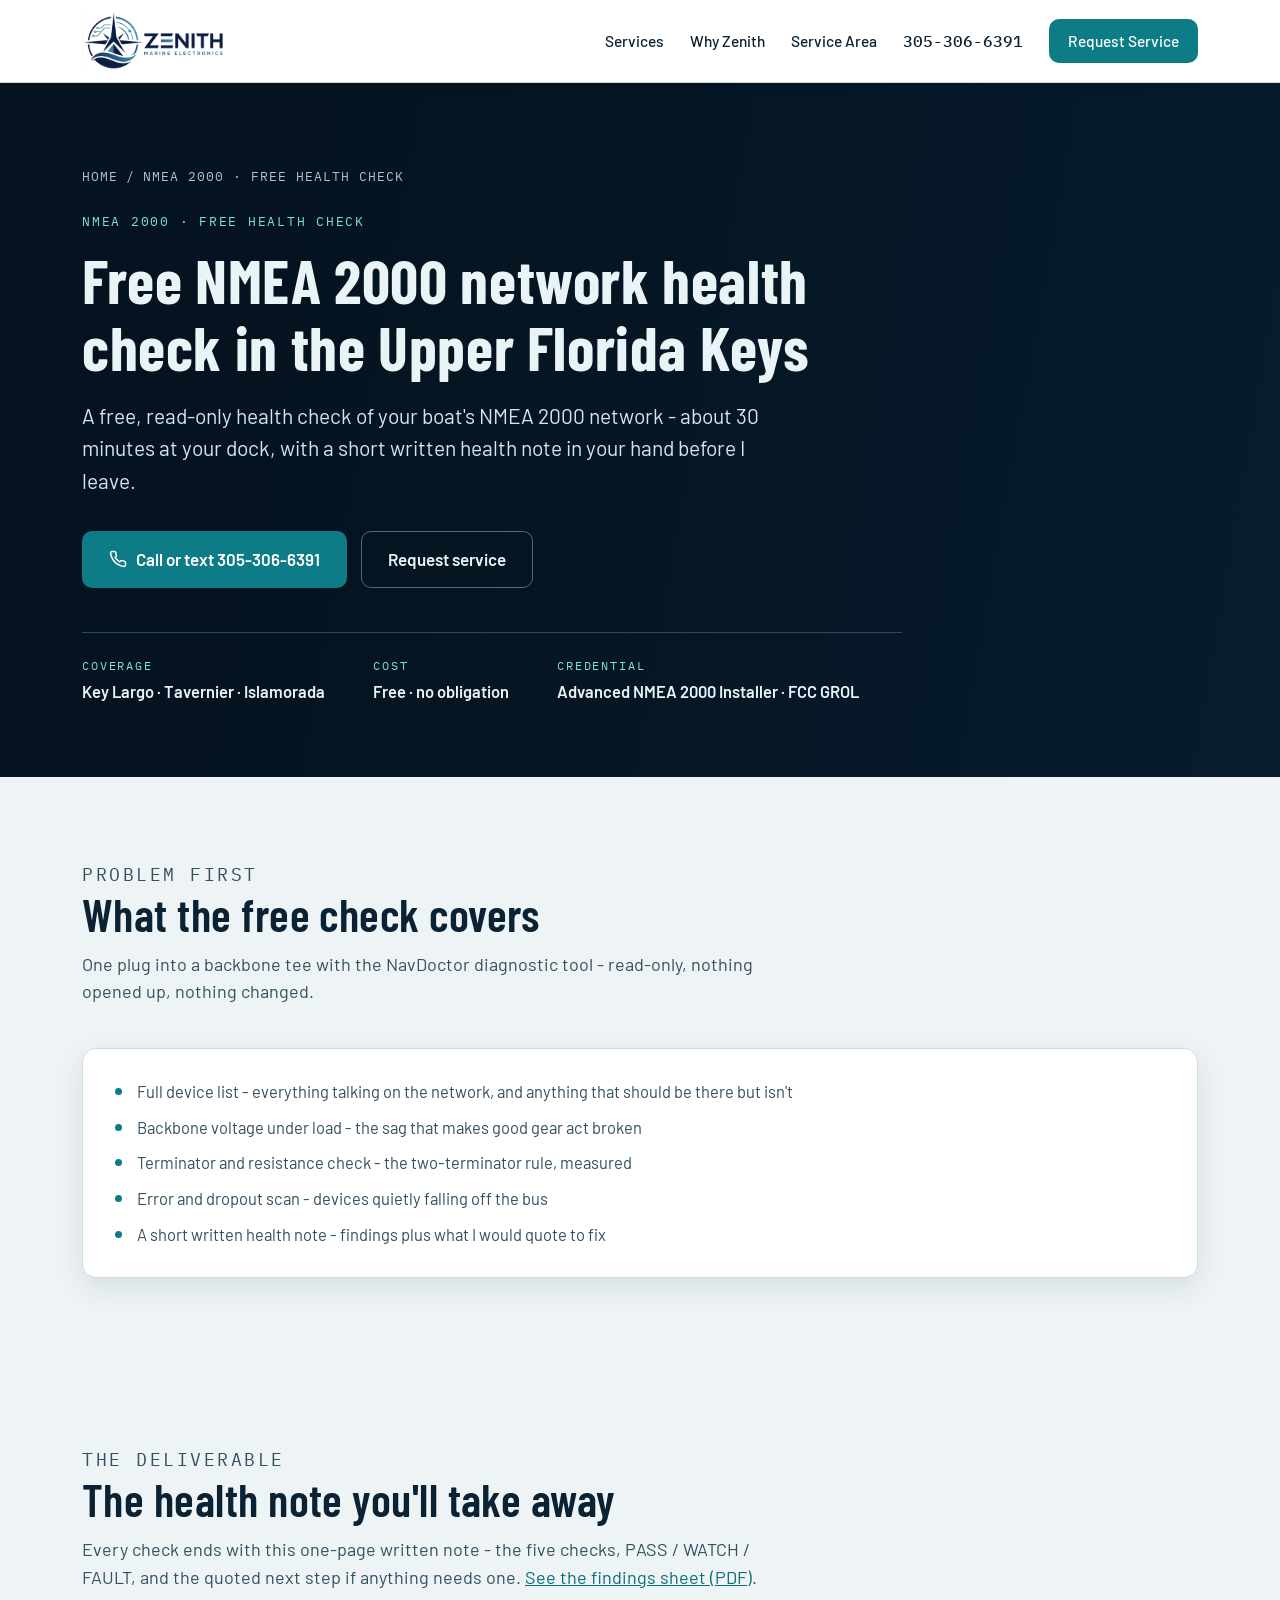
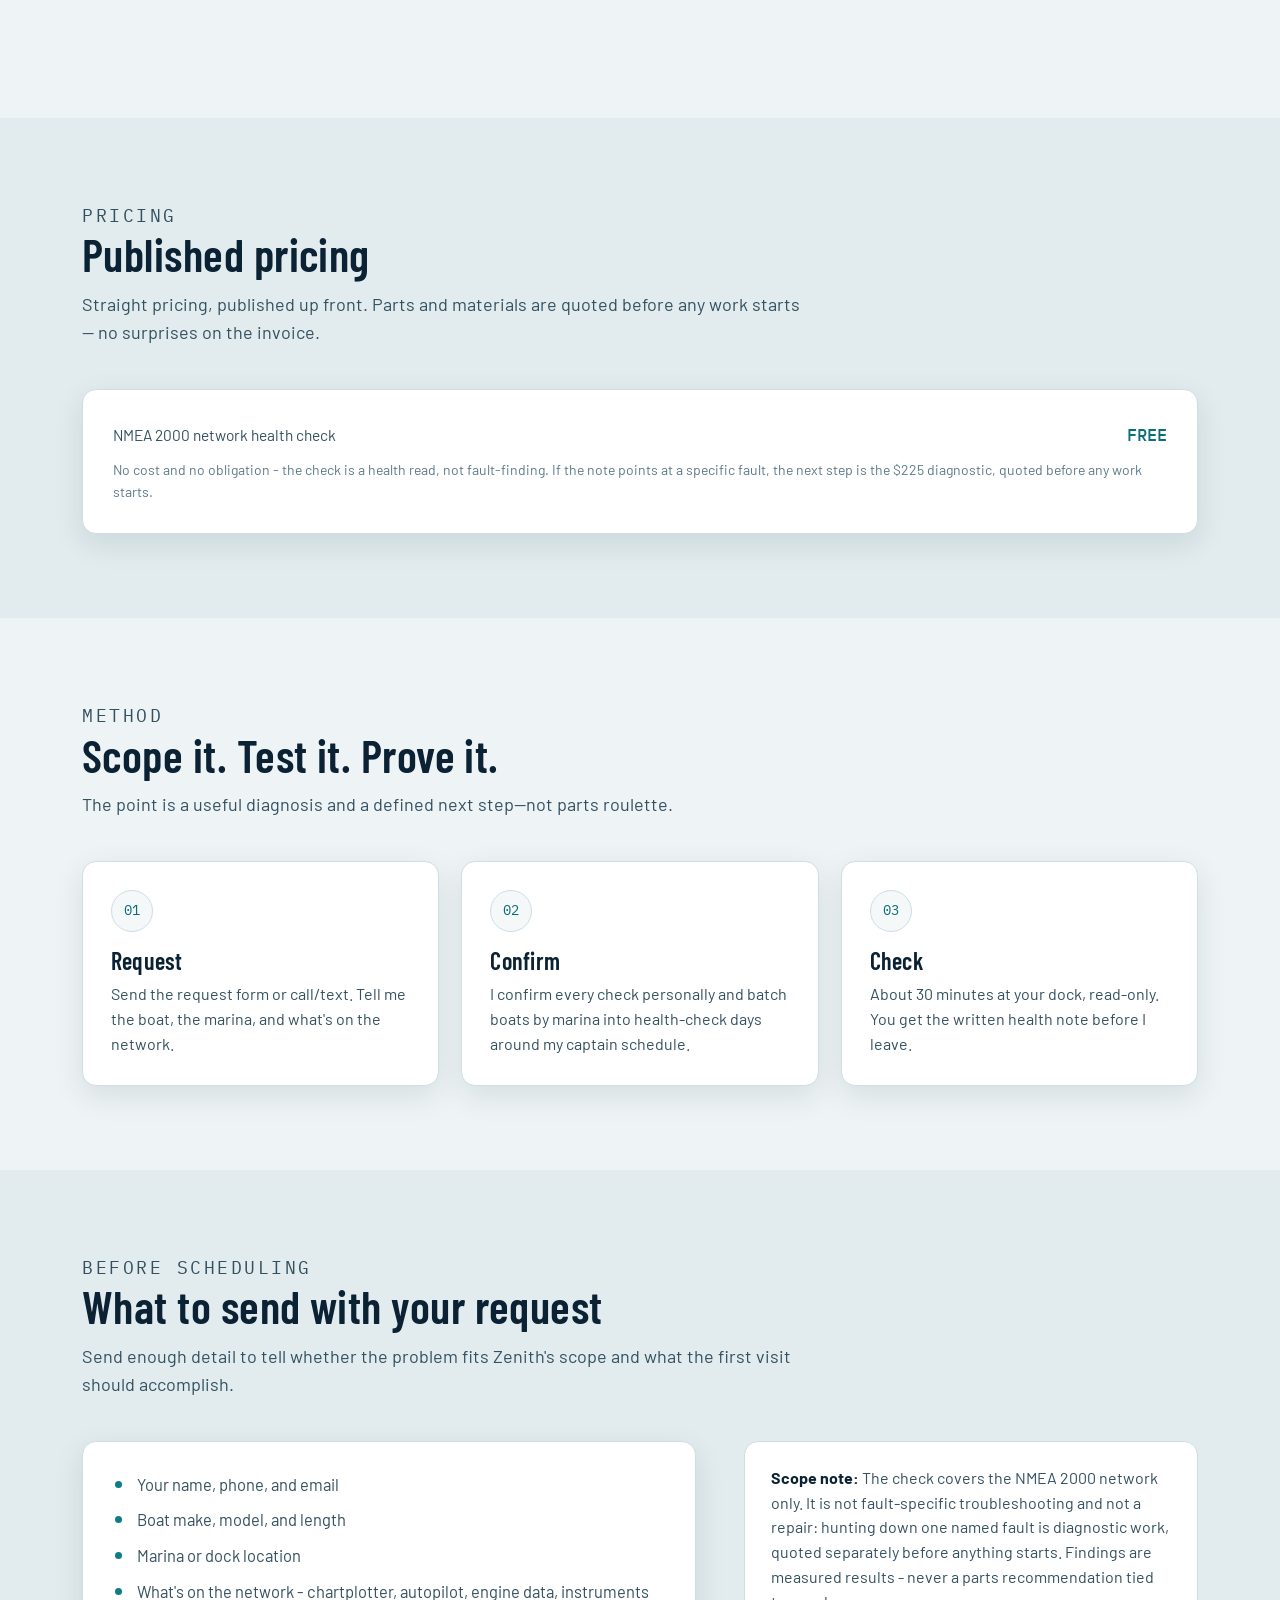
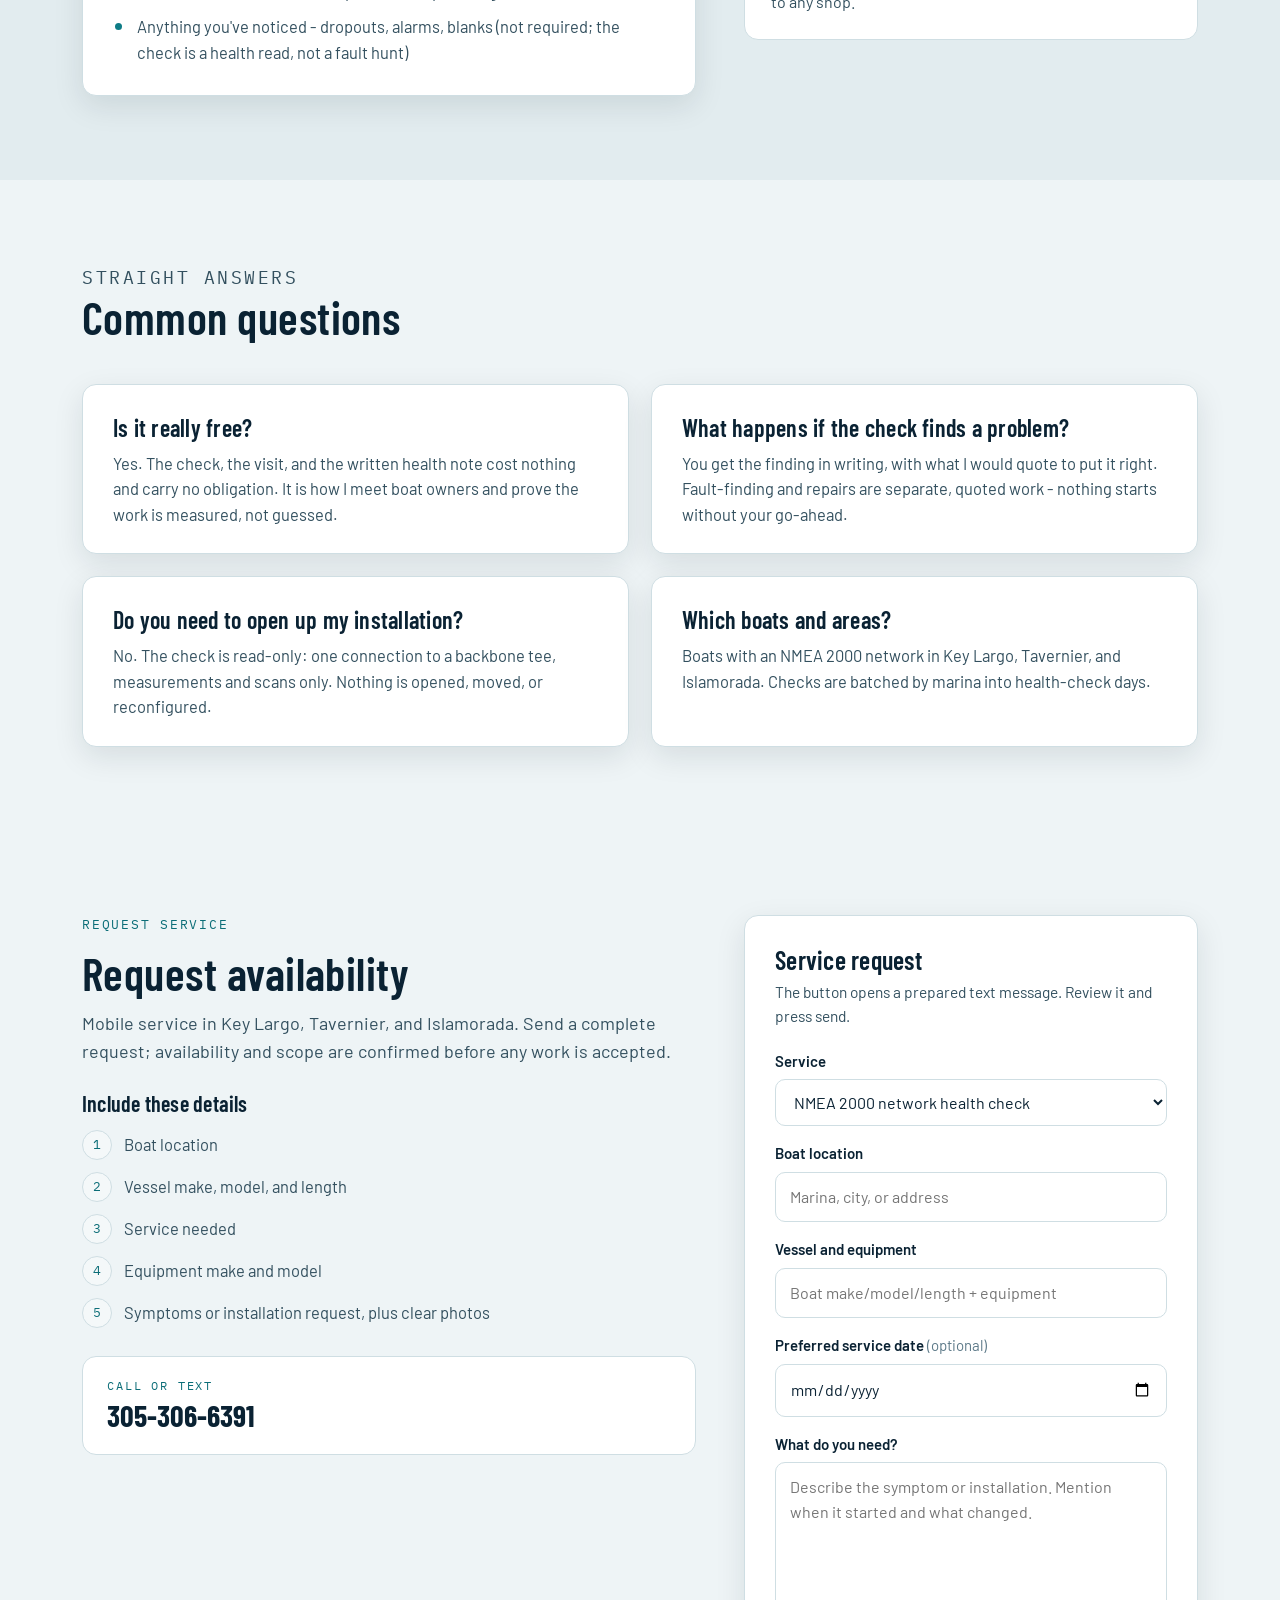
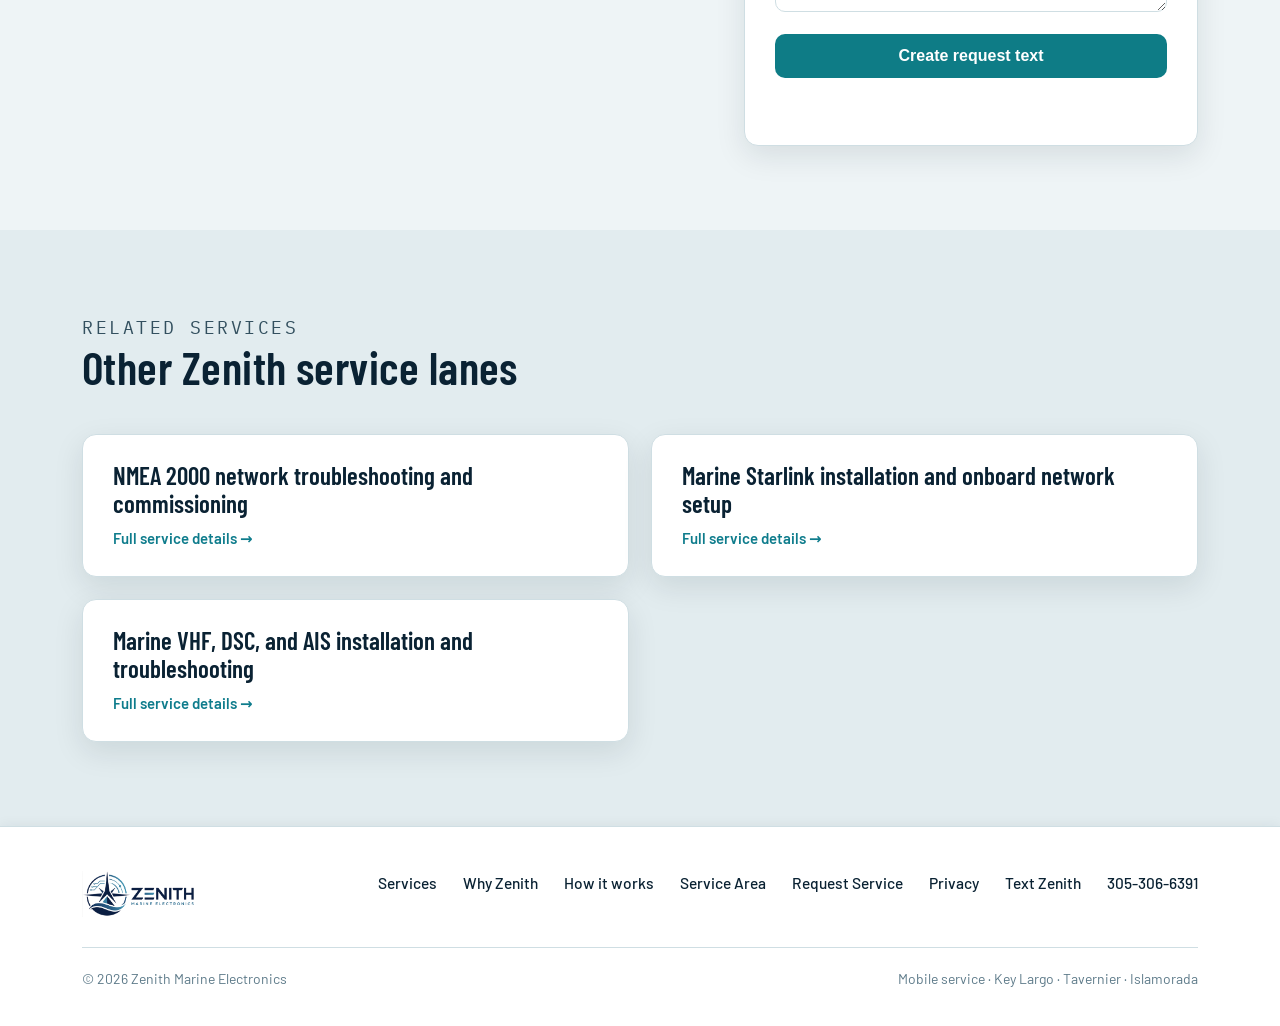
<file: free-nmea-2000-network-health-check-upper-florida-keys.html>
<!doctype html>
<html lang="en">
  <head>
    <meta charset="utf-8" />
    <meta name="viewport" content="width=device-width, initial-scale=1, viewport-fit=cover" />
    <meta name="color-scheme" content="light dark" />
    <meta name="description" content="Free NMEA 2000 network health check for Upper Keys boats: full device list, backbone voltage under load, terminator and resistance check, error and dropout scan, and a written health note - dockside in Key Largo, Tavernier, and Islamorada." />
    <meta property="og:type" content="website" />
    <meta property="og:site_name" content="Zenith Marine Electronics" />
    <meta property="og:title" content="Free NMEA 2000 Network Health Check | Upper Florida Keys" />
    <meta property="og:description" content="Free NMEA 2000 network health check for Upper Keys boats: full device list, backbone voltage under load, terminator and resistance check, error and dropout scan, and a written health note - dockside in Key Largo, Tavernier, and Islamorada." />
    <meta property="og:url" content="https://zenithmarineelectronics.com/free-nmea-2000-network-health-check-upper-florida-keys.html" />
    <meta property="og:image" content="https://zenithmarineelectronics.com/assets/images/harbor-social.webp" />
    <meta name="twitter:card" content="summary_large_image" />
    <meta name="twitter:title" content="Free NMEA 2000 Network Health Check | Upper Florida Keys" />
    <meta name="twitter:description" content="Free NMEA 2000 network health check for Upper Keys boats: full device list, backbone voltage under load, terminator and resistance check, error and dropout scan, and a written health note - dockside in Key Largo, Tavernier, and Islamorada." />
    <meta name="twitter:image" content="https://zenithmarineelectronics.com/assets/images/harbor-social.webp" />
    <link rel="icon" href="assets/brand/favicon.png" type="image/png" />
    <title>Free NMEA 2000 Network Health Check | Upper Florida Keys | Zenith Marine Electronics</title>
    <link rel="canonical" href="https://zenithmarineelectronics.com/free-nmea-2000-network-health-check-upper-florida-keys.html" />
    <link rel="preconnect" href="https://fonts.googleapis.com" />
    <link rel="preconnect" href="https://fonts.gstatic.com" crossorigin />
    <link href="https://fonts.googleapis.com/css2?family=Barlow+Condensed:wght@500;600;700&family=Barlow:wght@400;500;600;700&family=IBM+Plex+Mono:wght@400;500&display=swap" rel="stylesheet" />
    <style>
      :root {
        color-scheme: light;
        --bg: #eef4f6;
        --bg-deep: #e2ecef;
        --surface: #ffffff;
        --surface-2: #f4f8f9;
        --ink: #0a2233;
        --ink-soft: #33505f;
        --ink-faint: #5d7a89;
        --line: #cfdee3;
        --navy: #071a2b;
        --navy-2: #0a2438;
        --teal: #0e7c86;
        --teal-bright: #17a2b0;
        --cyan: #1593c4;
        --accent-ink: #0b6d77;
        --on-navy: #eaf4f7;
        --on-navy-soft: #a9c6d2;
        --price: #0b6d77;
        --shadow: 0 10px 30px rgba(7, 26, 43, 0.10);
        --radius: 14px;
      }
      @media (prefers-color-scheme: dark) {
        :root {
          color-scheme: dark;
          --bg: #06141f;
          --bg-deep: #04101a;
          --surface: #0a2133;
          --surface-2: #0d283d;
          --ink: #e9f3f6;
          --ink-soft: #b3cdd8;
          --ink-faint: #7e9dab;
          --line: #1d3d53;
          --navy: #04101a;
          --navy-2: #071a2b;
          --teal: #2dd4bf;
          --teal-bright: #3ec6d8;
          --cyan: #4cc3e8;
          --accent-ink: #5eead4;
          --on-navy: #eaf4f7;
          --on-navy-soft: #a9c6d2;
          --price: #5eead4;
          --shadow: 0 10px 30px rgba(0, 0, 0, 0.35);
        }
      }

      * { box-sizing: border-box; }
      html { scroll-behavior: smooth; }
      body {
        margin: 0;
        font-family: "Barlow", system-ui, -apple-system, "Segoe UI", sans-serif;
        background: var(--bg);
        color: var(--ink);
        line-height: 1.55;
        font-size: 17px;
        -webkit-font-smoothing: antialiased;
      }
      img { max-width: 100%; display: block; }
      a { color: var(--accent-ink); }
      h1, h2, h3 {
        font-family: "Barlow Condensed", "Barlow", sans-serif;
        font-weight: 600;
        line-height: 1.08;
        margin: 0;
        letter-spacing: 0.01em;
      }
      .wrap { max-width: 1160px; margin: 0 auto; padding: 0 22px; }
      section { padding: 84px 0; }
      .section-head { max-width: 720px; margin-bottom: 42px; }
      .section-head h2 { font-size: clamp(32px, 4.4vw, 46px); margin-bottom: 12px; }
      .section-head p { color: var(--ink-soft); margin: 0; font-size: 18px; }
      .kicker {
        font-family: "IBM Plex Mono", ui-monospace, monospace;
        font-size: 12.5px;
        letter-spacing: 0.14em;
        text-transform: uppercase;
        color: var(--accent-ink);
        margin: 0 0 14px;
      }
      .skip-link {
        position: absolute; left: 16px; top: -60px; z-index: 100;
        background: var(--surface); color: var(--accent-ink);
        padding: 10px 16px; border-radius: 8px; font-weight: 600;
        transition: top 0.15s ease;
      }
      .skip-link:focus { top: 12px; }

      /* ---------- Header (matches index.html) ---------- */
      header {
        position: sticky; top: 0; z-index: 50;
        background: #ffffff;
        border-bottom: 1px solid var(--line);
        box-shadow: 0 1px 12px rgba(7, 26, 43, 0.06);
      }
      .header-in {
        display: flex; align-items: center; gap: 18px;
        padding-top: 12px; padding-bottom: 12px;
      }
      .brand { display: flex; align-items: center; gap: 12px; text-decoration: none; margin-right: auto; }
      .brand-logo {
        height: 58px; width: auto; flex: none;
        background: transparent; border-radius: 0; padding: 0;
      }
      .foot-logo {
        height: 46px; width: auto;
        background: transparent; border-radius: 0; padding: 0;
      }
      nav.main { display: flex; align-items: center; gap: 26px; }
      nav.main a {
        color: #0a2233; text-decoration: none;
        font-weight: 500; font-size: 15.5px;
      }
      nav.main a:hover { color: var(--accent-ink); }
      nav.main a.btn-primary { color: #ffffff; }
      nav.main a.btn-primary:hover { color: #ffffff; }
      @media (prefers-color-scheme: dark) {
        nav.main a.btn-primary, nav.main a.btn-primary:hover { color: #04202b; }
      }
      .btn {
        display: inline-flex; align-items: center; gap: 9px;
        font-weight: 600; font-size: 16px; text-decoration: none;
        border-radius: 10px; padding: 12px 22px;
        border: 1px solid transparent; cursor: pointer;
        transition: background 0.15s ease, border-color 0.15s ease, color 0.15s ease;
      }
      .btn-primary { background: var(--teal); color: #ffffff; }
      .btn-primary:hover { background: var(--teal-bright); color: #ffffff; }
      @media (prefers-color-scheme: dark) {
        .btn-primary { color: #04202b; }
        .btn-primary:hover { color: #04202b; }
      }
      .btn-ghost { border-color: rgba(160, 210, 222, 0.45); color: var(--on-navy); background: transparent; }
      .btn-ghost:hover { border-color: var(--teal-bright); color: var(--teal-bright); }
      .btn-head { padding: 9px 18px; font-size: 15px; }
      .head-phone {
        font-family: "IBM Plex Mono", monospace; font-size: 15px;
        color: #0a2233; text-decoration: none; white-space: nowrap;
      }
      .head-phone:hover { color: var(--accent-ink); }
      @media (max-width: 900px) {
        nav.main a.nav-link { display: none; }
      }
      @media (max-width: 560px) {
        .head-phone { display: none; }
        .brand-logo { height: 48px; padding: 0; }
        .foot-logo { height: 40px; }
      }

      /* ---------- Hero (navy band, matches index.html hero/area tones) ---------- */
      .hero {
        position: relative; color: var(--on-navy);
        background: var(--navy-2);
        overflow: hidden;
      }
      .hero-shade {
        position: absolute; inset: 0;
        background: linear-gradient(100deg, rgba(4, 18, 30, 0.94) 22%, rgba(4, 18, 30, 0.78) 52%, rgba(4, 18, 30, 0.42) 100%);
      }
      .hero-in { position: relative; padding: 84px 0 72px; max-width: 820px; }
      .hero .kicker { color: #7fe3d0; }
      .hero h1 { font-size: clamp(40px, 5.8vw, 62px); font-weight: 700; margin-bottom: 20px; }
      .hero-lede { font-size: clamp(18px, 2.2vw, 21px); color: #d3e6ec; margin: 0 0 34px; max-width: 680px; }
      .hero-ctas { display: flex; flex-wrap: wrap; gap: 14px; margin-bottom: 44px; }
      .hero-ctas .btn { font-size: 17px; padding: 14px 26px; }
      .crumbs {
        position: relative; display: flex; flex-wrap: wrap; gap: 8px;
        font-family: "IBM Plex Mono", monospace; font-size: 12.5px;
        letter-spacing: 0.08em; text-transform: uppercase;
        color: var(--on-navy-soft); margin-bottom: 26px;
      }
      .crumbs a { color: var(--on-navy-soft); text-decoration: none; }
      .crumbs a:hover { color: #7fe3d0; }
      .fact-row {
        position: relative; display: flex; flex-wrap: wrap; gap: 18px 48px;
        border-top: 1px solid rgba(150, 205, 220, 0.28);
        padding-top: 24px; margin: 0;
      }
      .fact dt {
        font-family: "IBM Plex Mono", monospace; font-size: 11.5px;
        letter-spacing: 0.16em; text-transform: uppercase;
        color: #7fe3d0; margin-bottom: 5px;
      }
      .fact dd { margin: 0; font-weight: 600; font-size: 16.5px; color: var(--on-navy); }
      @media (max-width: 640px) {
        .hero-in { padding: 60px 0 56px; }
        .hero-shade { background: linear-gradient(180deg, rgba(4, 18, 30, 0.88), rgba(4, 18, 30, 0.82)); }
      }

      /* ---------- Cards, check lists, pricing (index.html components) ---------- */
      .band { background: var(--bg-deep); }
      .panel {
        background: var(--surface); border: 1px solid var(--line);
        border-radius: var(--radius); padding: 30px;
        box-shadow: var(--shadow);
      }
      .check-list { margin: 0; padding: 0; list-style: none; }
      .check-list li {
        position: relative; padding-left: 24px; margin-bottom: 10px;
        color: var(--ink-soft); font-size: 16.5px;
      }
      .check-list li:last-child { margin-bottom: 0; }
      .check-list li::before {
        content: ""; position: absolute; left: 2px; top: 9px;
        width: 7px; height: 7px; border-radius: 50%;
        background: var(--teal);
      }
      .price-box { border-top: 1px solid var(--line); padding-top: 16px; }
      .price-panel .price-box { border-top: none; padding-top: 0; }
      .price-line { display: flex; justify-content: space-between; align-items: baseline; gap: 14px; padding: 3px 0; }
      .price-line .what { color: var(--ink-soft); font-size: 15.5px; }
      .price-line .amt {
        font-family: "IBM Plex Mono", monospace; font-weight: 500;
        color: var(--price); white-space: nowrap; font-size: 16.5px;
      }
      .price-note { font-size: 14px; color: var(--ink-faint); margin: 8px 0 0; }
      .note-box {
        border: 1px solid var(--line); border-radius: var(--radius);
        background: var(--surface); padding: 24px 26px;
        color: var(--ink-soft); font-size: 16px;
      }
      .note-box strong { color: var(--ink); }
      .note-box p { margin: 0; }

      /* ---------- Process steps (index.html) ---------- */
      .steps { display: grid; grid-template-columns: repeat(3, 1fr); gap: 22px; }
      @media (max-width: 820px) { .steps { grid-template-columns: 1fr; } }
      .step {
        border: 1px solid var(--line); border-radius: var(--radius);
        background: var(--surface); padding: 28px; box-shadow: var(--shadow);
      }
      .step-num {
        font-family: "IBM Plex Mono", monospace; font-size: 14px;
        color: var(--accent-ink); border: 1px solid var(--line);
        background: var(--surface-2); border-radius: 999px;
        width: 42px; height: 42px; display: flex; align-items: center; justify-content: center;
        margin-bottom: 16px;
      }
      .step h3 { font-size: 24px; margin-bottom: 8px; }
      .step p { margin: 0; color: var(--ink-soft); font-size: 16px; }

      /* ---------- FAQ + related cards (index.html .svc) ---------- */
      .svc-grid { display: grid; grid-template-columns: repeat(2, 1fr); gap: 22px; }
      @media (max-width: 820px) { .svc-grid { grid-template-columns: 1fr; } }
      .svc {
        background: var(--surface); border: 1px solid var(--line);
        border-radius: var(--radius); padding: 30px 30px 26px;
        box-shadow: var(--shadow);
      }
      .svc h3 { font-size: 24px; margin-bottom: 10px; }
      .svc p { color: var(--ink-soft); margin: 0; font-size: 16.5px; }
      .svc-link { display: inline-block; margin-top: 14px; font-weight: 600; font-size: 15px; color: #0e7c8c; text-decoration: none; }
      .svc-link:hover { text-decoration: underline; }
      .related-grid { display: grid; grid-template-columns: 1fr 1fr; gap: 22px; }
      @media (max-width: 820px) { .related-grid { grid-template-columns: 1fr; } }
      .related-card {
        display: block; background: var(--surface); border: 1px solid var(--line);
        border-radius: var(--radius); padding: 26px 30px;
        box-shadow: var(--shadow); text-decoration: none;
      }
      .related-card .related-name {
        font-family: "Barlow Condensed", "Barlow", sans-serif; font-weight: 600;
        font-size: 25px; line-height: 1.12; color: var(--ink); display: block;
      }
      .related-card .svc-link { margin-top: 10px; }
      .related-card:hover .related-name { color: var(--accent-ink); }

      /* ---------- Request (index.html form system) ---------- */
      .req-grid { display: grid; grid-template-columns: 1.15fr 0.85fr; gap: 48px; align-items: start; }
      @media (max-width: 900px) { .req-grid { grid-template-columns: 1fr; gap: 36px; } }
      .req-copy h2 { font-size: clamp(32px, 4.4vw, 46px); margin-bottom: 12px; }
      .req-copy .intro { color: var(--ink-soft); font-size: 18px; margin: 0 0 26px; }
      .req-copy h3 { font-size: 22px; margin-bottom: 14px; }
      .intake-list { list-style: none; margin: 0 0 28px; padding: 0; display: grid; gap: 12px; }
      .intake-list li { display: flex; gap: 12px; align-items: center; color: var(--ink-soft); font-size: 16.5px; }
      .intake-list .n {
        font-family: "IBM Plex Mono", monospace; font-size: 13px;
        color: var(--accent-ink); border: 1px solid var(--line);
        background: var(--surface-2); border-radius: 999px;
        width: 30px; height: 30px; flex: none;
        display: flex; align-items: center; justify-content: center;
      }
      .direct-contact {
        border: 1px solid var(--line); border-radius: var(--radius);
        background: var(--surface); padding: 20px 24px;
      }
      .direct-contact .dc-label {
        display: block; font-family: "IBM Plex Mono", monospace;
        font-size: 11.5px; letter-spacing: 0.16em; text-transform: uppercase;
        color: var(--accent-ink); margin-bottom: 6px;
      }
      .direct-contact .dc-phone {
        font-family: "Barlow Condensed", sans-serif; font-size: 30px; font-weight: 700;
        color: var(--ink); text-decoration: none; line-height: 1;
      }
      .direct-contact .dc-phone:hover { color: var(--accent-ink); }
      .form-card {
        background: var(--surface); border: 1px solid var(--line);
        border-radius: var(--radius); padding: 30px; box-shadow: var(--shadow);
      }
      .form-heading h3 { font-size: 26px; margin-bottom: 6px; }
      .form-heading p { color: var(--ink-soft); font-size: 15.5px; margin: 0 0 22px; }
      form.req { display: grid; gap: 16px; }
      .field label { display: block; font-weight: 600; font-size: 15px; margin-bottom: 6px; }
      .field label .opt { font-weight: 400; color: var(--ink-faint); }
      .field input, .field select, .field textarea {
        width: 100%; font: inherit; font-size: 16px; color: var(--ink);
        background: var(--surface); border: 1px solid var(--line);
        border-radius: 10px; padding: 12px 14px;
      }
      .field textarea { min-height: 108px; resize: vertical; }
      .field input:focus, .field select:focus, .field textarea:focus {
        outline: 2px solid var(--teal-bright); outline-offset: 1px; border-color: transparent;
      }
      .form-submit { justify-content: center; width: 100%; }
      .form-status { margin: 0; min-height: 1.4em; font-size: 15px; color: var(--accent-ink); }
      .form-noscript { margin: 0; font-size: 15px; color: var(--ink-soft); }

      /* ---------- Footer (matches index.html) ---------- */
      footer {
        background: #ffffff; color: #33505f;
        padding: 44px 0 36px; border-top: 1px solid #cfdee3;
        box-shadow: 0 -1px 12px rgba(7, 26, 43, 0.06);
      }
      .foot-in { display: flex; flex-wrap: wrap; gap: 18px 40px; align-items: flex-start; justify-content: space-between; }
      .foot-brand { display: flex; align-items: center; gap: 12px; }
      .foot-links { display: flex; flex-wrap: wrap; gap: 8px 26px; font-size: 15.5px; }
      .foot-links a { color: #0a2233; text-decoration: none; font-weight: 500; }
      .foot-links a:hover { color: var(--accent-ink); }
      .foot-bottom {
        margin-top: 30px; padding-top: 20px;
        border-top: 1px solid #cfdee3;
        color: #5d7a89;
        font-size: 14px; display: flex; flex-wrap: wrap; gap: 6px 22px; justify-content: space-between;
      }

      section[id], footer[id] { scroll-margin-top: 84px; }
      @media (prefers-reduced-motion: reduce) {
        html { scroll-behavior: auto; }
        * { transition: none !important; }
      }
    </style>
    <script type="application/ld+json">
{
  "@context": "https://schema.org",
  "@graph": [
    {
      "@type": "Service",
      "name": "Free NMEA 2000 network health check",
      "url": "https://zenithmarineelectronics.com/free-nmea-2000-network-health-check-upper-florida-keys.html",
      "description": "Free NMEA 2000 network health check for Upper Keys boats: full device list, backbone voltage under load, terminator and resistance check, error and dropout scan, and a written health note - dockside in Key Largo, Tavernier, and Islamorada.",
      "provider": {
        "@type": "ProfessionalService",
        "name": "Zenith Marine Electronics",
        "url": "https://zenithmarineelectronics.com/",
        "telephone": "+1-305-306-6391"
      },
      "areaServed": [
        {
          "@type": "City",
          "name": "Key Largo, Florida"
        },
        {
          "@type": "City",
          "name": "Tavernier, Florida"
        },
        {
          "@type": "City",
          "name": "Islamorada, Florida"
        }
      ]
    },
    {
      "@type": "FAQPage",
      "mainEntity": [
        {
          "@type": "Question",
          "name": "Is it really free?",
          "acceptedAnswer": {
            "@type": "Answer",
            "text": "Yes. The check, the visit, and the written health note cost nothing and carry no obligation. It is how I meet boat owners and prove the work is measured, not guessed."
          }
        },
        {
          "@type": "Question",
          "name": "What happens if the check finds a problem?",
          "acceptedAnswer": {
            "@type": "Answer",
            "text": "You get the finding in writing, with what I would quote to put it right. Fault-finding and repairs are separate, quoted work - nothing starts without your go-ahead."
          }
        },
        {
          "@type": "Question",
          "name": "Do you need to open up my installation?",
          "acceptedAnswer": {
            "@type": "Answer",
            "text": "No. The check is read-only: one connection to a backbone tee, measurements and scans only. Nothing is opened, moved, or reconfigured."
          }
        },
        {
          "@type": "Question",
          "name": "Which boats and areas?",
          "acceptedAnswer": {
            "@type": "Answer",
            "text": "Boats with an NMEA 2000 network in Key Largo, Tavernier, and Islamorada. Checks are batched by marina into health-check days."
          }
        }
      ]
    }
  ]
}
    </script>
    <!-- Google tag (gtag.js) -->
    <script async src="https://www.googletagmanager.com/gtag/js?id=G-H8KGT9K2TM"></script>
    <script>
      window.dataLayer = window.dataLayer || [];
      window.gtag = window.gtag || function(){ window.dataLayer.push(arguments); };
      window.gtag('js', new Date());
      window.gtag('config', 'G-H8KGT9K2TM');
      window.gtag('config', 'AW-18533576927');
    </script>
  <!-- Meta Pixel Code -->
<script>
!function(f,b,e,v,n,t,s)
{if(f.fbq)return;n=f.fbq=function(){n.callMethod?
n.callMethod.apply(n,arguments):n.queue.push(arguments)};
if(!f._fbq)f._fbq=n;n.push=n;n.loaded=!0;n.version='2.0';
n.queue=[];t=b.createElement(e);t.async=!0;
t.src=v;s=b.getElementsByTagName(e)[0];
s.parentNode.insertBefore(t,s)}(window, document,'script',
'https://connect.facebook.net/en_US/fbevents.js');
fbq('init', '1055938024136920');
fbq('track', 'PageView');
</script>
<noscript><img height="1" width="1" style="display:none"
src="https://www.facebook.com/tr?id=1055938024136920&ev=PageView&noscript=1"
/></noscript>
<!-- End Meta Pixel Code -->
</head>
  <body>
    <a class="skip-link" href="#main">Skip to content</a>

    <!-- ================= Header ================= -->
    <header data-header>
      <div class="wrap header-in">
        <a class="brand" href="index.html" aria-label="Zenith Marine Electronics — home">
          <img class="brand-logo" src="assets/brand/zenith-full.webp" alt="Zenith Marine Electronics" width="1500" height="618" />
        </a>
        <nav class="main" aria-label="Main">
          <a class="nav-link" href="index.html#services">Services</a>
          <a class="nav-link" href="index.html#why">Why Zenith</a>
          <a class="nav-link" href="index.html#area">Service Area</a>
          <a class="head-phone" href="tel:+13053066391">305-306-6391</a>
          <a class="btn btn-primary btn-head" href="#request">Request Service</a>
        </nav>
      </div>
    </header>

    <main id="main">
      <!-- ================= Hero ================= -->
      <div class="hero">
        <div class="hero-shade" aria-hidden="true"></div>
        <div class="wrap">
          <div class="hero-in">
            <nav class="crumbs" aria-label="Breadcrumb">
              <a href="index.html">Home</a><span aria-hidden="true">/</span><span>NMEA 2000 · Free health check</span>
            </nav>
            <p class="kicker">NMEA 2000 · Free health check</p>
            <h1>Free NMEA 2000 network health check in the Upper Florida Keys</h1>
            <p class="hero-lede">A free, read-only health check of your boat&#x27;s NMEA 2000 network - about 30 minutes at your dock, with a short written health note in your hand before I leave.</p>
            <div class="hero-ctas">
              <a class="btn btn-primary" href="tel:+13053066391"><svg width="18" height="18" viewBox="0 0 24 24" fill="none" stroke="currentColor" stroke-width="2" stroke-linecap="round" stroke-linejoin="round" aria-hidden="true"><path d="M22 16.92v3a2 2 0 0 1-2.18 2 19.79 19.79 0 0 1-8.63-3.07 19.5 19.5 0 0 1-6-6 19.79 19.79 0 0 1-3.07-8.67A2 2 0 0 1 4.11 2h3a2 2 0 0 1 2 1.72c.127.96.361 1.903.7 2.81a2 2 0 0 1-.45 2.11L8.09 9.91a16 16 0 0 0 6 6l1.27-1.27a2 2 0 0 1 2.11-.45c.907.339 1.85.573 2.81.7A2 2 0 0 1 22 16.92z"/></svg> Call or text 305-306-6391</a>
              <a class="btn btn-ghost" href="#request">Request service</a>
            </div>
            <dl class="fact-row">
          <div class="fact"><dt>Coverage</dt><dd>Key Largo · Tavernier · Islamorada</dd></div>
          <div class="fact"><dt>Cost</dt><dd>Free · no obligation</dd></div>
          <div class="fact"><dt>Credential</dt><dd>Advanced NMEA 2000 Installer · FCC GROL</dd></div>
            </dl>
          </div>
        </div>
      </div>

      <!-- ================= Signals ================= -->
      <section aria-labelledby="signals-title">
        <div class="wrap">
          <div class="section-head">
            <p class="kicker">Problem first</p>
            <h2 id="signals-title">What the free check covers</h2>
            <p>One plug into a backbone tee with the NavDoctor diagnostic tool - read-only, nothing opened up, nothing changed.</p>
          </div>
          <div class="panel">
            <ul class="check-list">
              <li>Full device list - everything talking on the network, and anything that should be there but isn&#x27;t</li>
              <li>Backbone voltage under load - the sag that makes good gear act broken</li>
              <li>Terminator and resistance check - the two-terminator rule, measured</li>
              <li>Error and dropout scan - devices quietly falling off the bus</li>
              <li>A short written health note - findings plus what I would quote to fix</li>
            </ul>
          </div>
        </div>
      </section>

      <!-- ================= Findings sheet ================= -->
      <section aria-labelledby="sheet-title">
        <div class="wrap">
          <div class="section-head">
            <p class="kicker">The deliverable</p>
            <h2 id="sheet-title">The health note you'll take away</h2>
            <p>Every check ends with this one-page written note - the five checks, PASS / WATCH / FAULT, and the quoted next step if anything needs one. <a href="assets/nmea-2000-health-check-findings-sheet.pdf">See the findings sheet (PDF)</a>.</p>
          </div>
        </div>
      </section>

      <!-- ================= Pricing ================= -->
      <section class="band" aria-labelledby="pricing-title">
        <div class="wrap">
          <div class="section-head">
            <p class="kicker">Pricing</p>
            <h2 id="pricing-title">Published pricing</h2>
            <p>Straight pricing, published up front. Parts and materials are quoted before any work starts — no surprises on the invoice.</p>
          </div>
          <div class="panel price-panel">
            <div class="price-box">
              <div class="price-line"><span class="what">NMEA 2000 network health check</span><span class="amt">FREE</span></div>
              <p class="price-note">No cost and no obligation - the check is a health read, not fault-finding. If the note points at a specific fault, the next step is the $225 diagnostic, quoted before any work starts.</p>
            </div>
          </div>
        </div>
      </section>

      <!-- ================= Process ================= -->
      <section aria-labelledby="process-title">
        <div class="wrap">
          <div class="section-head">
            <p class="kicker">Method</p>
            <h2 id="process-title">Scope it. Test it. Prove it.</h2>
            <p>The point is a useful diagnosis and a defined next step—not parts roulette.</p>
          </div>
          <div class="steps">
          <article class="step">
            <div class="step-num">01</div>
            <h3>Request</h3>
            <p>Send the request form or call/text. Tell me the boat, the marina, and what&#x27;s on the network.</p>
          </article>
          <article class="step">
            <div class="step-num">02</div>
            <h3>Confirm</h3>
            <p>I confirm every check personally and batch boats by marina into health-check days around my captain schedule.</p>
          </article>
          <article class="step">
            <div class="step-num">03</div>
            <h3>Check</h3>
            <p>About 30 minutes at your dock, read-only. You get the written health note before I leave.</p>
          </article>
          </div>
        </div>
      </section>

      <!-- ================= Scope ================= -->
      <section class="band" aria-labelledby="scope-title">
        <div class="wrap">
          <div class="section-head">
            <p class="kicker">Before scheduling</p>
            <h2 id="scope-title">What to send with your request</h2>
            <p>Send enough detail to tell whether the problem fits Zenith's scope and what the first visit should accomplish.</p>
          </div>
          <div class="req-grid">
            <div class="panel">
              <ul class="check-list">
              <li>Your name, phone, and email</li>
              <li>Boat make, model, and length</li>
              <li>Marina or dock location</li>
              <li>What&#x27;s on the network - chartplotter, autopilot, engine data, instruments</li>
              <li>Anything you&#x27;ve noticed - dropouts, alarms, blanks (not required; the check is a health read, not a fault hunt)</li>
              </ul>
            </div>
            <div class="note-box">
              <p><strong>Scope note:</strong> The check covers the NMEA 2000 network only. It is not fault-specific troubleshooting and not a repair: hunting down one named fault is diagnostic work, quoted separately before anything starts. Findings are measured results - never a parts recommendation tied to any shop.</p>
            </div>
          </div>
        </div>
      </section>

      <!-- ================= FAQ ================= -->
      <section aria-labelledby="faq-title">
        <div class="wrap">
          <div class="section-head">
            <p class="kicker">Straight answers</p>
            <h2 id="faq-title">Common questions</h2>
          </div>
          <div class="svc-grid">
          <article class="svc">
            <h3>Is it really free?</h3>
            <p>Yes. The check, the visit, and the written health note cost nothing and carry no obligation. It is how I meet boat owners and prove the work is measured, not guessed.</p>
          </article>
          <article class="svc">
            <h3>What happens if the check finds a problem?</h3>
            <p>You get the finding in writing, with what I would quote to put it right. Fault-finding and repairs are separate, quoted work - nothing starts without your go-ahead.</p>
          </article>
          <article class="svc">
            <h3>Do you need to open up my installation?</h3>
            <p>No. The check is read-only: one connection to a backbone tee, measurements and scans only. Nothing is opened, moved, or reconfigured.</p>
          </article>
          <article class="svc">
            <h3>Which boats and areas?</h3>
            <p>Boats with an NMEA 2000 network in Key Largo, Tavernier, and Islamorada. Checks are batched by marina into health-check days.</p>
          </article>
          </div>
        </div>
      </section>

      <!-- ================= Request ================= -->
      <section id="request" aria-labelledby="booking-title">
        <div class="wrap">
          <div class="req-grid">
            <div class="req-copy" id="service-area">
              <p class="kicker">Request service</p>
              <h2 id="booking-title">Request availability</h2>
              <p class="intro">Mobile service in Key Largo, Tavernier, and Islamorada. Send a complete request; availability and scope are confirmed before any work is accepted.</p>
              <h3>Include these details</h3>
              <ol class="intake-list">
                <li><span class="n">1</span>Boat location</li>
                <li><span class="n">2</span>Vessel make, model, and length</li>
                <li><span class="n">3</span>Service needed</li>
                <li><span class="n">4</span>Equipment make and model</li>
                <li><span class="n">5</span>Symptoms or installation request, plus clear photos</li>
              </ol>
              <div class="direct-contact">
                <span class="dc-label">Call or text</span>
                <a class="dc-phone" href="tel:+13053066391">305-306-6391</a>
              </div>
            </div>

            <div class="form-card">
              <div class="form-heading">
                <h3>Service request</h3>
                <p>The button opens a prepared text message. Review it and press send.</p>
              </div>
              <form class="req" data-booking-form>
                <div class="field">
                  <label for="service">Service</label>
                  <select id="service" name="service" required>
              <option value="NMEA 2000 networks">NMEA 2000 networks</option>
              <option value="NMEA 2000 network health check" selected>NMEA 2000 network health check</option>
              <option value="Starlink systems">Starlink systems</option>
              <option value="VHF radio service">VHF radio service</option>
              <option value="FCC ship-radio inspection">FCC ship-radio inspection</option>
                  </select>
                </div>
                <div class="field">
                  <label for="location">Boat location</label>
                  <input id="location" name="location" type="text" autocomplete="street-address" placeholder="Marina, city, or address" required />
                </div>
                <div class="field">
                  <label for="vessel">Vessel and equipment</label>
                  <input id="vessel" name="vessel" type="text" placeholder="Boat make/model/length + equipment" required />
                </div>
                <div class="field">
                  <label for="date">Preferred service date <span class="opt">(optional)</span></label>
                  <input id="date" name="date" type="date" />
                </div>
                <div class="field">
                  <label for="details">What do you need?</label>
                  <textarea id="details" name="details" rows="5" placeholder="Describe the symptom or installation. Mention when it started and what changed." required></textarea>
                </div>
                <button class="btn btn-primary form-submit" type="submit">Create request text</button>
                <p class="form-status" data-form-status aria-live="polite"></p>
                <noscript><p class="form-noscript">JavaScript is required to prepare the request. Call or text <a href="sms:+13053066391">305-306-6391</a>.</p></noscript>
              </form>
            </div>
          </div>
        </div>
      </section>

      <!-- ================= Related ================= -->
      <section class="band" aria-labelledby="related-title">
        <div class="wrap">
          <div class="section-head">
            <p class="kicker">Related services</p>
            <h2 id="related-title">Other Zenith service lanes</h2>
          </div>
          <div class="related-grid">
          <a class="related-card" href="nmea-2000-troubleshooting-upper-florida-keys.html">
            <span class="related-name">NMEA 2000 network troubleshooting and commissioning</span>
            <span class="svc-link">Full service details <span aria-hidden="true">→</span></span>
          </a>
          <a class="related-card" href="marine-starlink-installation-upper-florida-keys.html">
            <span class="related-name">Marine Starlink installation and onboard network setup</span>
            <span class="svc-link">Full service details <span aria-hidden="true">→</span></span>
          </a>
          <a class="related-card" href="vhf-dsc-ais-service-upper-florida-keys.html">
            <span class="related-name">Marine VHF, DSC, and AIS installation and troubleshooting</span>
            <span class="svc-link">Full service details <span aria-hidden="true">→</span></span>
          </a>
          </div>
        </div>
      </section>
    </main>

    <!-- ================= Footer ================= -->
    <footer>
      <div class="wrap">
        <div class="foot-in">
          <div class="foot-brand">
            <img class="foot-logo" src="assets/brand/zenith-full.webp" alt="Zenith Marine Electronics" width="1500" height="618" />
          </div>
          <nav class="foot-links" aria-label="Footer">
            <a href="index.html#services">Services</a>
            <a href="index.html#why">Why Zenith</a>
            <a href="index.html#how">How it works</a>
            <a href="index.html#area">Service Area</a>
            <a href="#request">Request Service</a>
            <a href="privacy.html">Privacy</a>
            <a href="sms:+13053066391">Text Zenith</a>
            <a href="tel:+13053066391">305-306-6391</a>
          </nav>
        </div>
        <div class="foot-bottom">
          <span>© <span data-year>2026</span> Zenith Marine Electronics</span>
          <span>Mobile service · Key Largo · Tavernier · Islamorada</span>
        </div>
      </div>
    </footer>

    <script src="app.js?v=20261105-call" defer></script>

    <script>
      (function () {
        var form = document.querySelector('[data-booking-form]');
        if (!form) { return; }
        form.addEventListener('submit', function () {
          if (!form.checkValidity()) { return; }
          if (typeof window.gtag === 'function') {
            window.gtag('event', 'conversion', {'send_to': 'AW-18533576927/N9TqCLynuakdEN_hv4VF'});
          }
        });
      })();
    </script>

  </body>
</html>
</file>
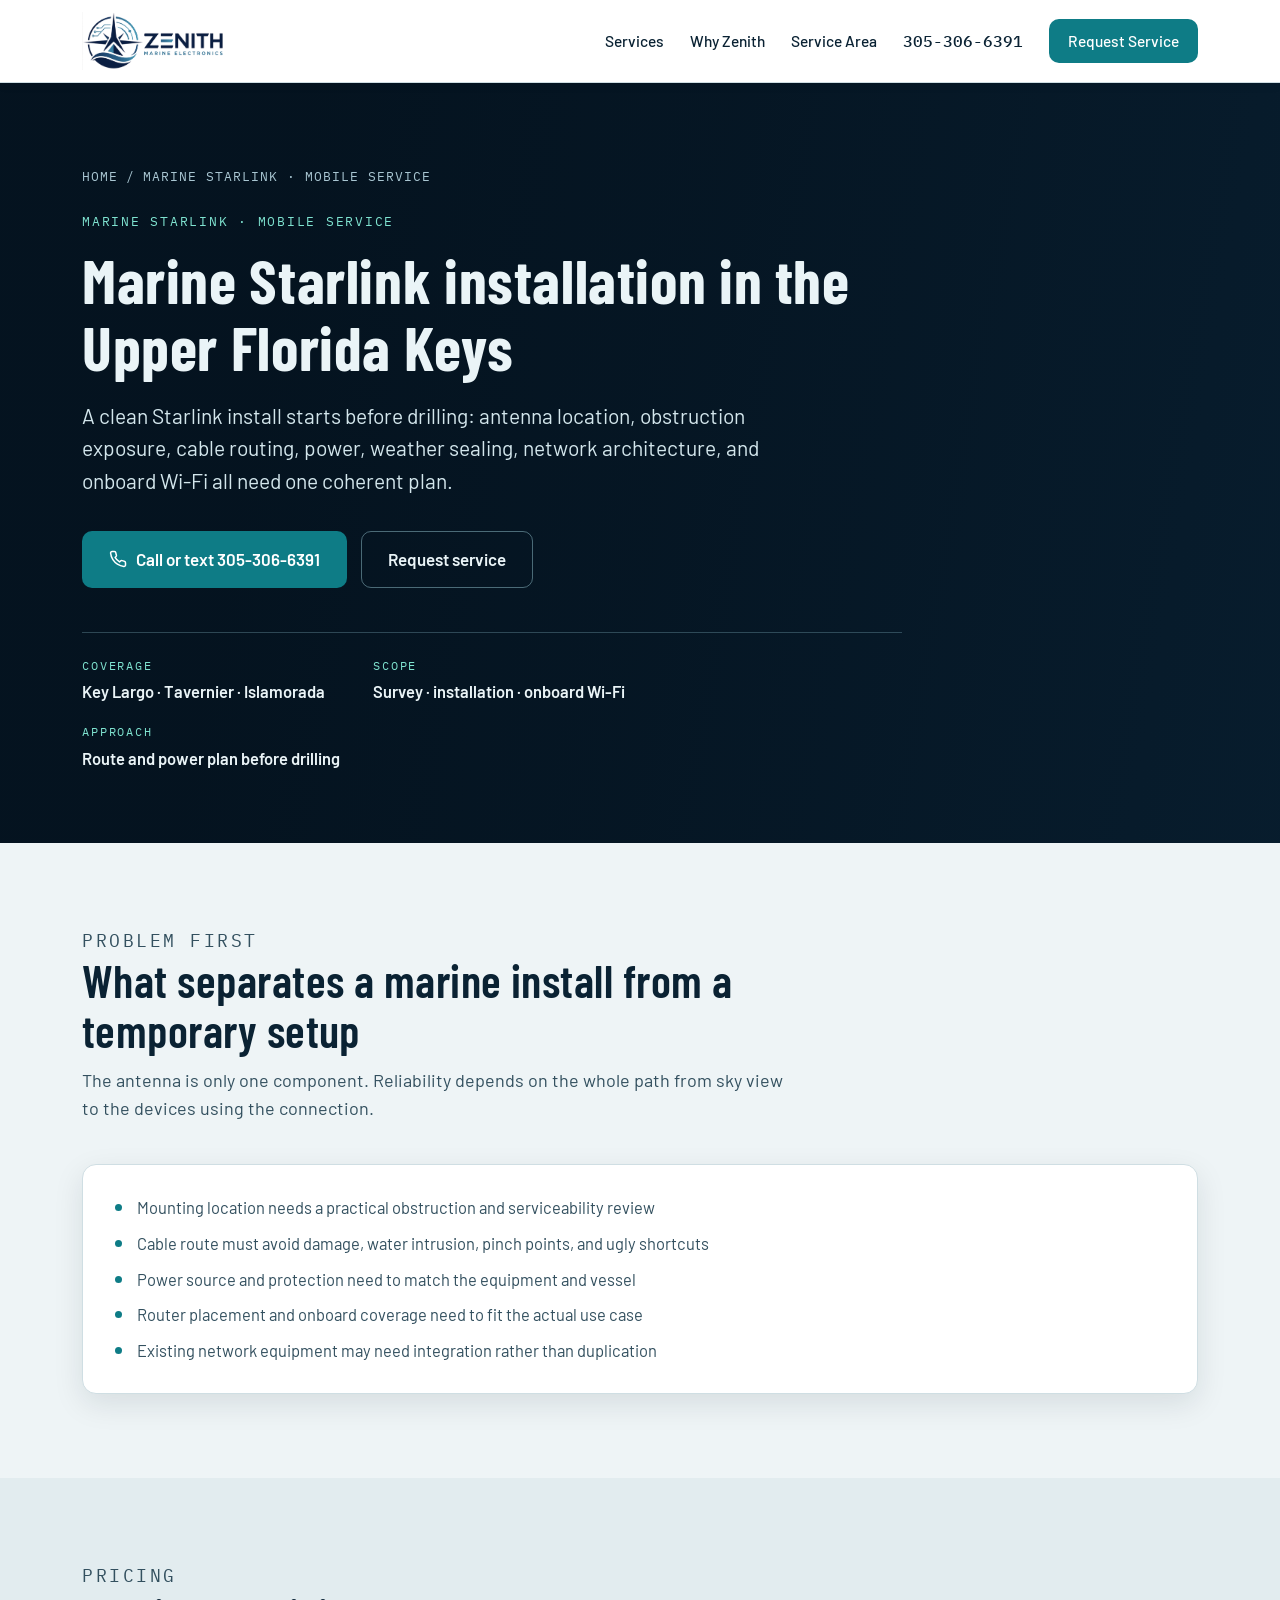
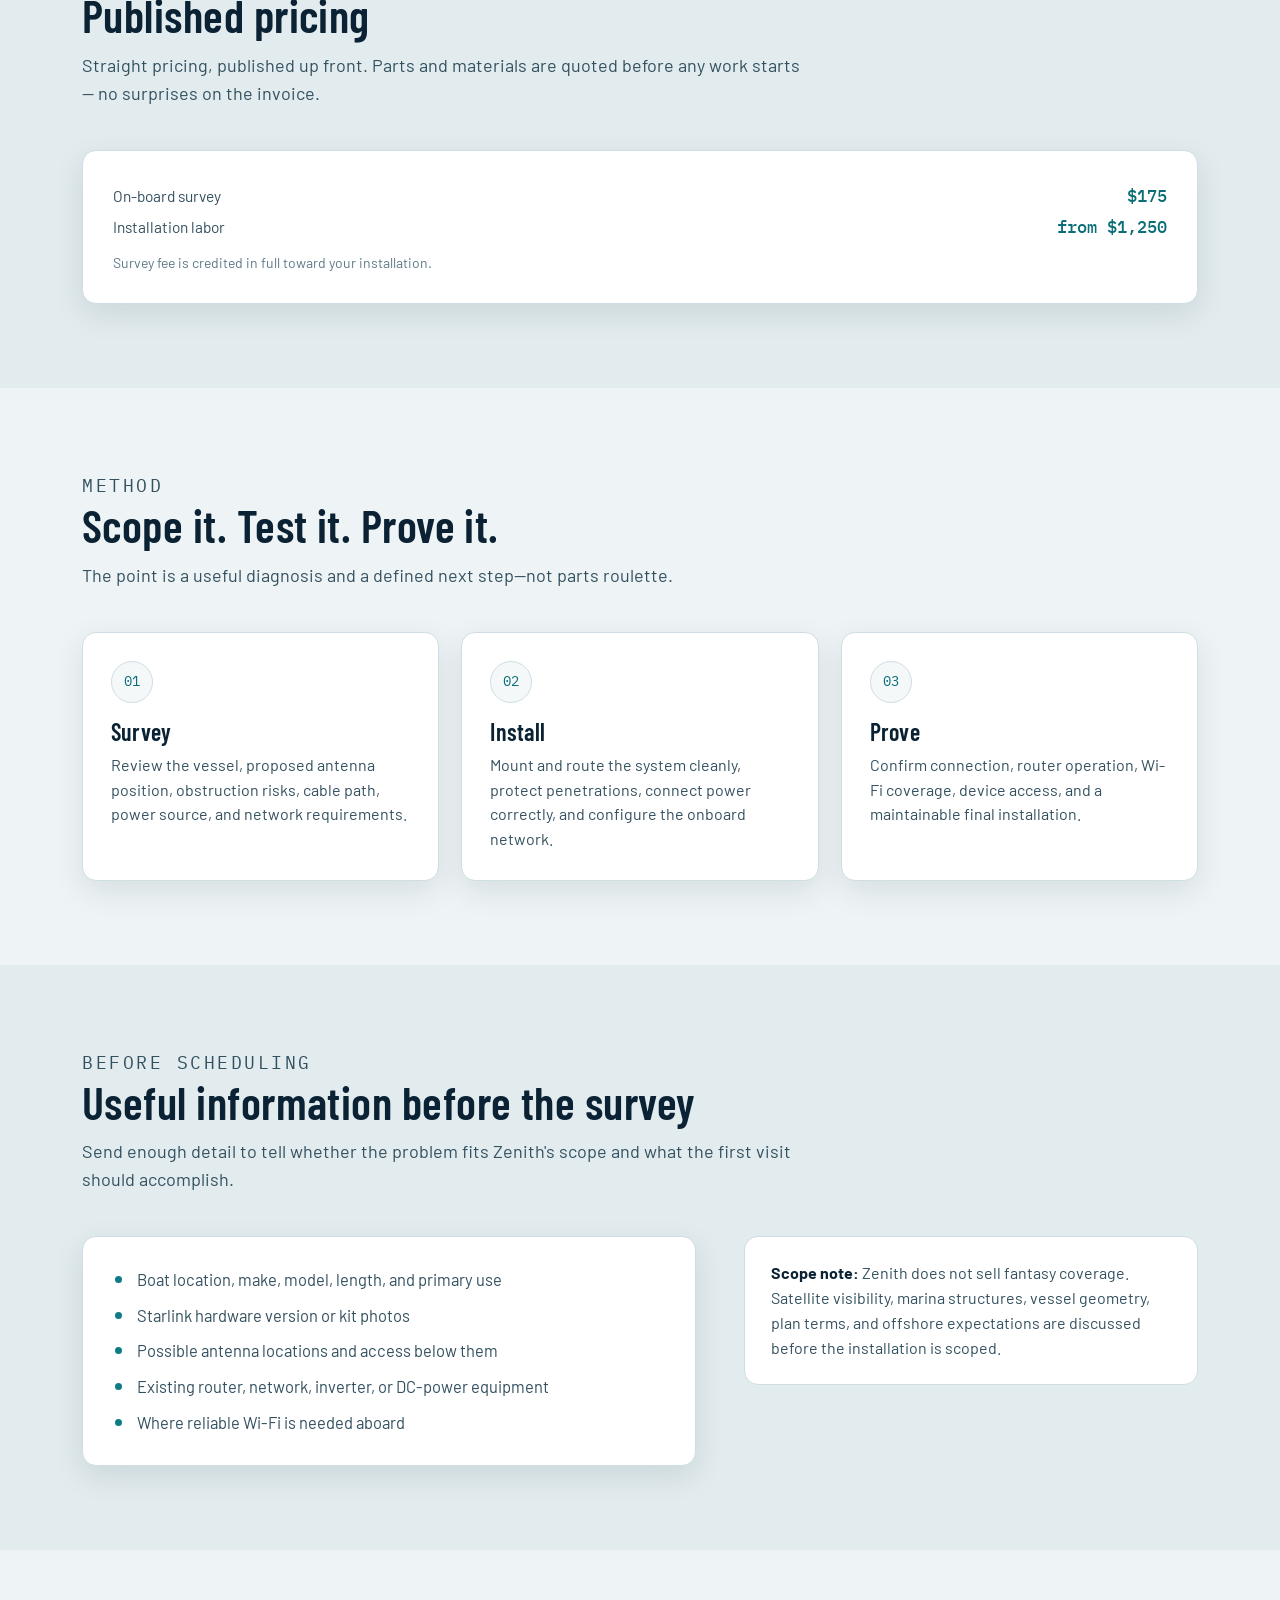
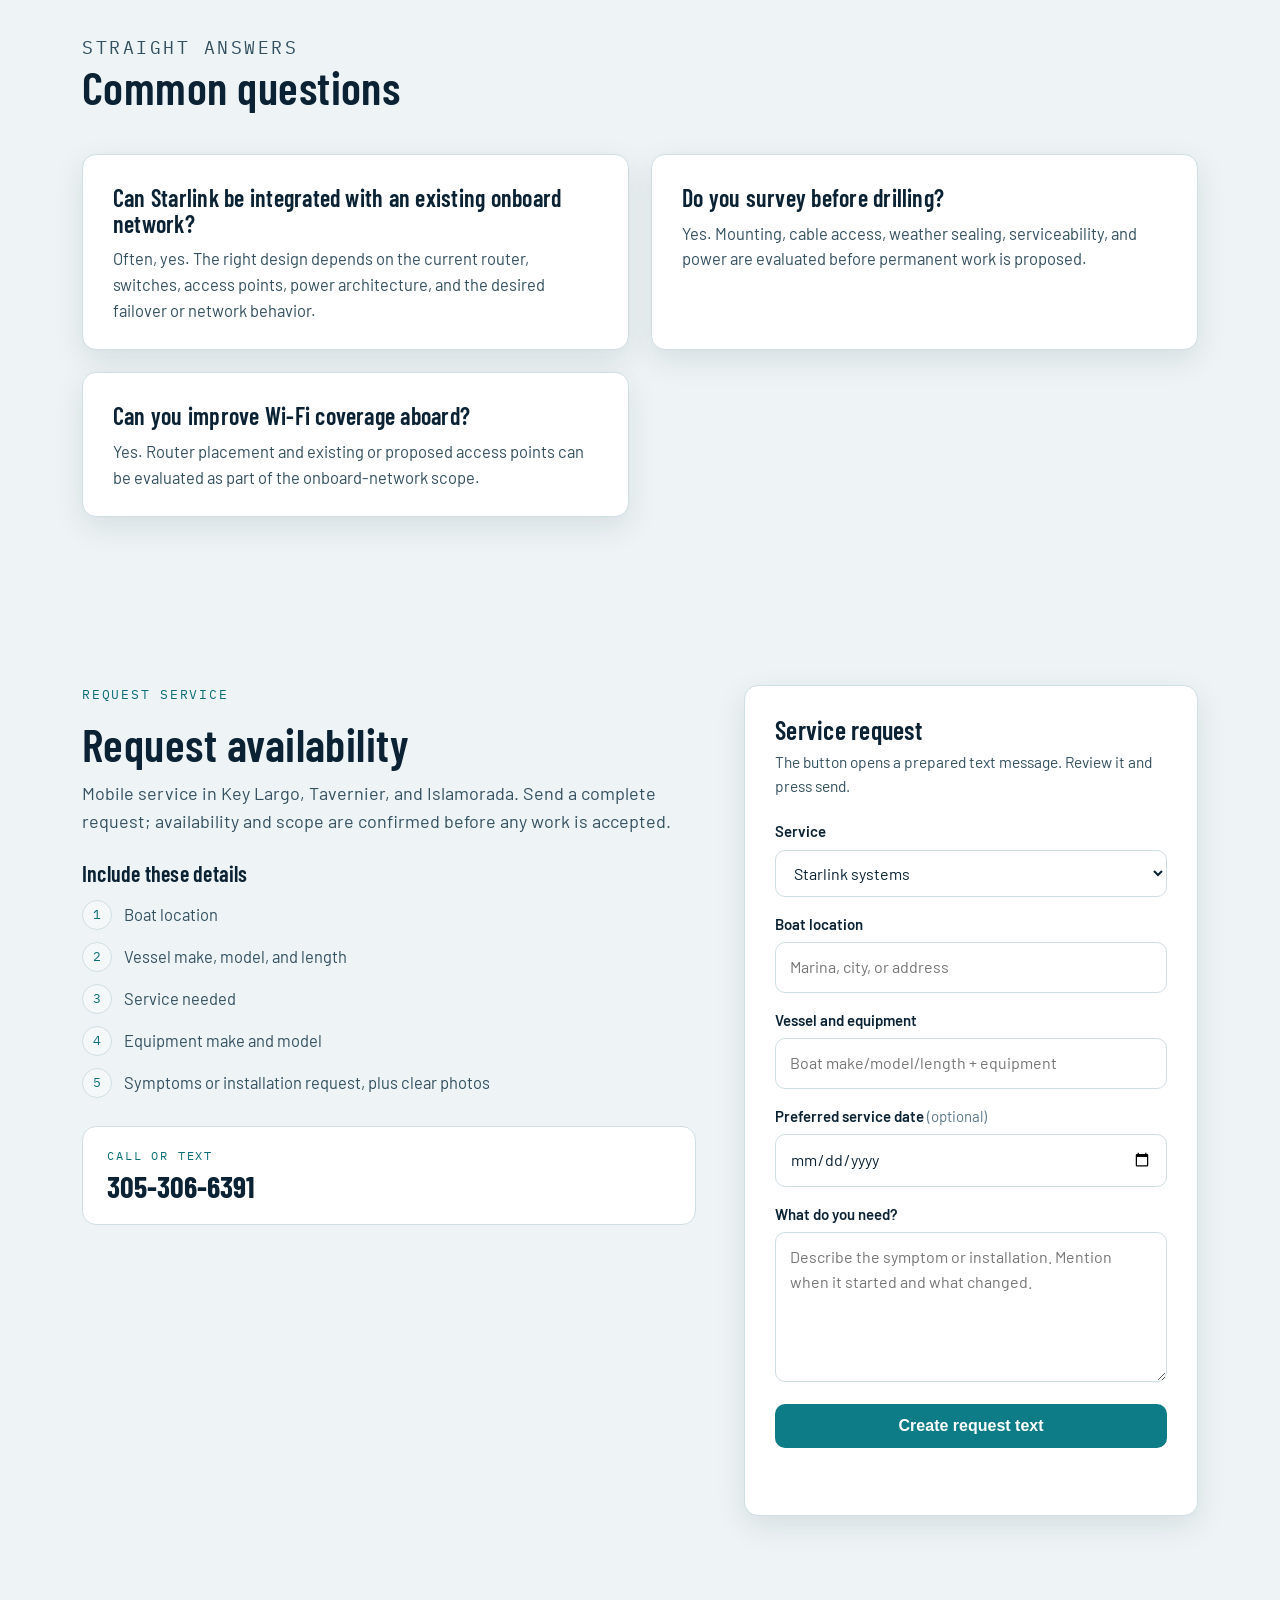
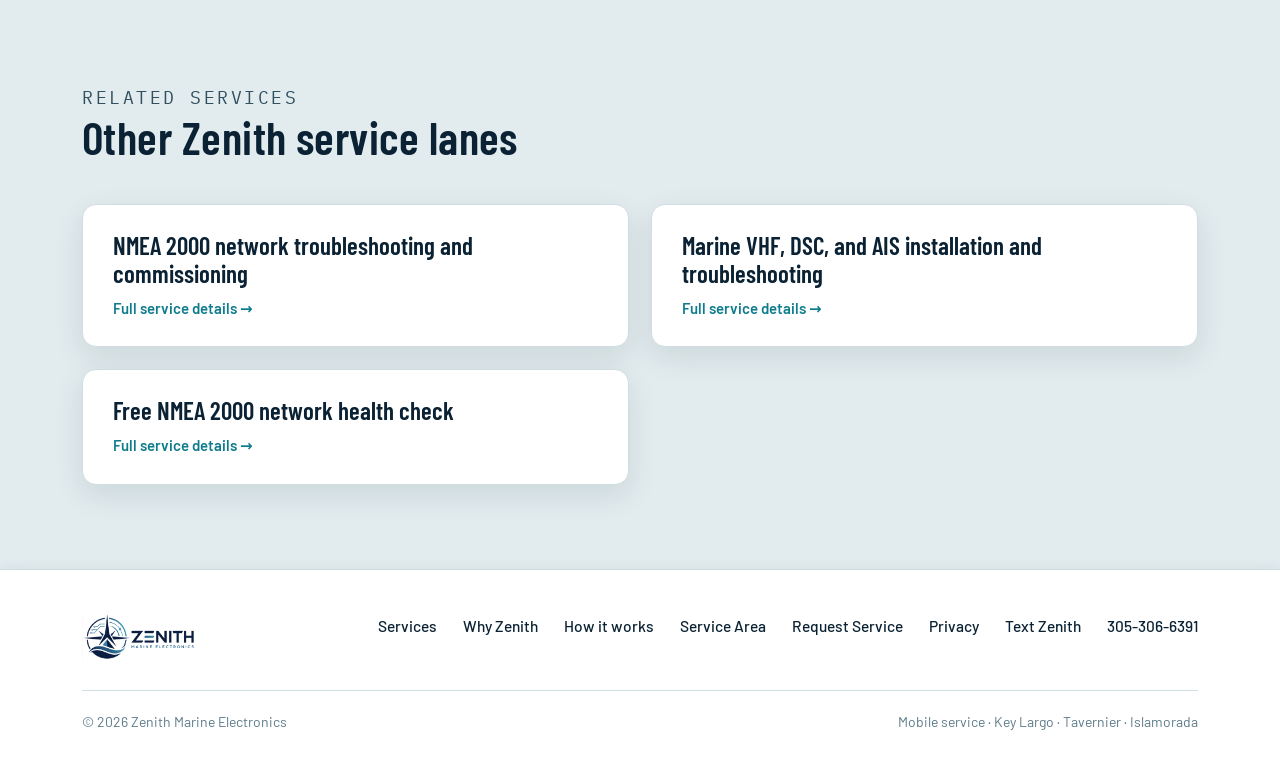
<file: marine-starlink-installation-upper-florida-keys.html>
<!doctype html>
<html lang="en">
  <head>
    <meta charset="utf-8" />
    <meta name="viewport" content="width=device-width, initial-scale=1, viewport-fit=cover" />
    <meta name="color-scheme" content="light dark" />
    <meta name="description" content="Marine Starlink installation surveys, mounting and cable-route planning, power integration, and onboard Wi-Fi setup in the Upper Florida Keys." />
    <meta property="og:type" content="website" />
    <meta property="og:site_name" content="Zenith Marine Electronics" />
    <meta property="og:title" content="Marine Starlink Installation | Upper Florida Keys" />
    <meta property="og:description" content="Marine Starlink installation surveys, mounting and cable-route planning, power integration, and onboard Wi-Fi setup in the Upper Florida Keys." />
    <meta property="og:url" content="https://zenithmarineelectronics.com/marine-starlink-installation-upper-florida-keys.html" />
    <meta property="og:image" content="https://zenithmarineelectronics.com/assets/images/harbor-social.webp" />
    <meta name="twitter:card" content="summary_large_image" />
    <meta name="twitter:title" content="Marine Starlink Installation | Upper Florida Keys" />
    <meta name="twitter:description" content="Marine Starlink installation surveys, mounting and cable-route planning, power integration, and onboard Wi-Fi setup in the Upper Florida Keys." />
    <meta name="twitter:image" content="https://zenithmarineelectronics.com/assets/images/harbor-social.webp" />
    <link rel="icon" href="assets/brand/favicon.png" type="image/png" />
    <title>Marine Starlink Installation | Upper Florida Keys | Zenith Marine Electronics</title>
    <link rel="canonical" href="https://zenithmarineelectronics.com/marine-starlink-installation-upper-florida-keys.html" />
    <link rel="preconnect" href="https://fonts.googleapis.com" />
    <link rel="preconnect" href="https://fonts.gstatic.com" crossorigin />
    <link href="https://fonts.googleapis.com/css2?family=Barlow+Condensed:wght@500;600;700&family=Barlow:wght@400;500;600;700&family=IBM+Plex+Mono:wght@400;500&display=swap" rel="stylesheet" />
    <style>
      :root {
        color-scheme: light;
        --bg: #eef4f6;
        --bg-deep: #e2ecef;
        --surface: #ffffff;
        --surface-2: #f4f8f9;
        --ink: #0a2233;
        --ink-soft: #33505f;
        --ink-faint: #5d7a89;
        --line: #cfdee3;
        --navy: #071a2b;
        --navy-2: #0a2438;
        --teal: #0e7c86;
        --teal-bright: #17a2b0;
        --cyan: #1593c4;
        --accent-ink: #0b6d77;
        --on-navy: #eaf4f7;
        --on-navy-soft: #a9c6d2;
        --price: #0b6d77;
        --shadow: 0 10px 30px rgba(7, 26, 43, 0.10);
        --radius: 14px;
      }
      @media (prefers-color-scheme: dark) {
        :root {
          color-scheme: dark;
          --bg: #06141f;
          --bg-deep: #04101a;
          --surface: #0a2133;
          --surface-2: #0d283d;
          --ink: #e9f3f6;
          --ink-soft: #b3cdd8;
          --ink-faint: #7e9dab;
          --line: #1d3d53;
          --navy: #04101a;
          --navy-2: #071a2b;
          --teal: #2dd4bf;
          --teal-bright: #3ec6d8;
          --cyan: #4cc3e8;
          --accent-ink: #5eead4;
          --on-navy: #eaf4f7;
          --on-navy-soft: #a9c6d2;
          --price: #5eead4;
          --shadow: 0 10px 30px rgba(0, 0, 0, 0.35);
        }
      }

      * { box-sizing: border-box; }
      html { scroll-behavior: smooth; }
      body {
        margin: 0;
        font-family: "Barlow", system-ui, -apple-system, "Segoe UI", sans-serif;
        background: var(--bg);
        color: var(--ink);
        line-height: 1.55;
        font-size: 17px;
        -webkit-font-smoothing: antialiased;
      }
      img { max-width: 100%; display: block; }
      a { color: var(--accent-ink); }
      h1, h2, h3 {
        font-family: "Barlow Condensed", "Barlow", sans-serif;
        font-weight: 600;
        line-height: 1.08;
        margin: 0;
        letter-spacing: 0.01em;
      }
      .wrap { max-width: 1160px; margin: 0 auto; padding: 0 22px; }
      section { padding: 84px 0; }
      .section-head { max-width: 720px; margin-bottom: 42px; }
      .section-head h2 { font-size: clamp(32px, 4.4vw, 46px); margin-bottom: 12px; }
      .section-head p { color: var(--ink-soft); margin: 0; font-size: 18px; }
      .kicker {
        font-family: "IBM Plex Mono", ui-monospace, monospace;
        font-size: 12.5px;
        letter-spacing: 0.14em;
        text-transform: uppercase;
        color: var(--accent-ink);
        margin: 0 0 14px;
      }
      .skip-link {
        position: absolute; left: 16px; top: -60px; z-index: 100;
        background: var(--surface); color: var(--accent-ink);
        padding: 10px 16px; border-radius: 8px; font-weight: 600;
        transition: top 0.15s ease;
      }
      .skip-link:focus { top: 12px; }

      /* ---------- Header (matches index.html) ---------- */
      header {
        position: sticky; top: 0; z-index: 50;
        background: #ffffff;
        border-bottom: 1px solid var(--line);
        box-shadow: 0 1px 12px rgba(7, 26, 43, 0.06);
      }
      .header-in {
        display: flex; align-items: center; gap: 18px;
        padding-top: 12px; padding-bottom: 12px;
      }
      .brand { display: flex; align-items: center; gap: 12px; text-decoration: none; margin-right: auto; }
      .brand-logo {
        height: 58px; width: auto; flex: none;
        background: transparent; border-radius: 0; padding: 0;
      }
      .foot-logo {
        height: 46px; width: auto;
        background: transparent; border-radius: 0; padding: 0;
      }
      nav.main { display: flex; align-items: center; gap: 26px; }
      nav.main a {
        color: #0a2233; text-decoration: none;
        font-weight: 500; font-size: 15.5px;
      }
      nav.main a:hover { color: var(--accent-ink); }
      nav.main a.btn-primary { color: #ffffff; }
      nav.main a.btn-primary:hover { color: #ffffff; }
      @media (prefers-color-scheme: dark) {
        nav.main a.btn-primary, nav.main a.btn-primary:hover { color: #04202b; }
      }
      .btn {
        display: inline-flex; align-items: center; gap: 9px;
        font-weight: 600; font-size: 16px; text-decoration: none;
        border-radius: 10px; padding: 12px 22px;
        border: 1px solid transparent; cursor: pointer;
        transition: background 0.15s ease, border-color 0.15s ease, color 0.15s ease;
      }
      .btn-primary { background: var(--teal); color: #ffffff; }
      .btn-primary:hover { background: var(--teal-bright); color: #ffffff; }
      @media (prefers-color-scheme: dark) {
        .btn-primary { color: #04202b; }
        .btn-primary:hover { color: #04202b; }
      }
      .btn-ghost { border-color: rgba(160, 210, 222, 0.45); color: var(--on-navy); background: transparent; }
      .btn-ghost:hover { border-color: var(--teal-bright); color: var(--teal-bright); }
      .btn-head { padding: 9px 18px; font-size: 15px; }
      .head-phone {
        font-family: "IBM Plex Mono", monospace; font-size: 15px;
        color: #0a2233; text-decoration: none; white-space: nowrap;
      }
      .head-phone:hover { color: var(--accent-ink); }
      @media (max-width: 900px) {
        nav.main a.nav-link { display: none; }
      }
      @media (max-width: 560px) {
        .head-phone { display: none; }
        .brand-logo { height: 48px; padding: 0; }
        .foot-logo { height: 40px; }
      }

      /* ---------- Hero (navy band, matches index.html hero/area tones) ---------- */
      .hero {
        position: relative; color: var(--on-navy);
        background: var(--navy-2);
        overflow: hidden;
      }
      .hero-shade {
        position: absolute; inset: 0;
        background: linear-gradient(100deg, rgba(4, 18, 30, 0.94) 22%, rgba(4, 18, 30, 0.78) 52%, rgba(4, 18, 30, 0.42) 100%);
      }
      .hero-in { position: relative; padding: 84px 0 72px; max-width: 820px; }
      .hero .kicker { color: #7fe3d0; }
      .hero h1 { font-size: clamp(40px, 5.8vw, 62px); font-weight: 700; margin-bottom: 20px; }
      .hero-lede { font-size: clamp(18px, 2.2vw, 21px); color: #d3e6ec; margin: 0 0 34px; max-width: 680px; }
      .hero-ctas { display: flex; flex-wrap: wrap; gap: 14px; margin-bottom: 44px; }
      .hero-ctas .btn { font-size: 17px; padding: 14px 26px; }
      .crumbs {
        position: relative; display: flex; flex-wrap: wrap; gap: 8px;
        font-family: "IBM Plex Mono", monospace; font-size: 12.5px;
        letter-spacing: 0.08em; text-transform: uppercase;
        color: var(--on-navy-soft); margin-bottom: 26px;
      }
      .crumbs a { color: var(--on-navy-soft); text-decoration: none; }
      .crumbs a:hover { color: #7fe3d0; }
      .fact-row {
        position: relative; display: flex; flex-wrap: wrap; gap: 18px 48px;
        border-top: 1px solid rgba(150, 205, 220, 0.28);
        padding-top: 24px; margin: 0;
      }
      .fact dt {
        font-family: "IBM Plex Mono", monospace; font-size: 11.5px;
        letter-spacing: 0.16em; text-transform: uppercase;
        color: #7fe3d0; margin-bottom: 5px;
      }
      .fact dd { margin: 0; font-weight: 600; font-size: 16.5px; color: var(--on-navy); }
      @media (max-width: 640px) {
        .hero-in { padding: 60px 0 56px; }
        .hero-shade { background: linear-gradient(180deg, rgba(4, 18, 30, 0.88), rgba(4, 18, 30, 0.82)); }
      }

      /* ---------- Cards, check lists, pricing (index.html components) ---------- */
      .band { background: var(--bg-deep); }
      .panel {
        background: var(--surface); border: 1px solid var(--line);
        border-radius: var(--radius); padding: 30px;
        box-shadow: var(--shadow);
      }
      .check-list { margin: 0; padding: 0; list-style: none; }
      .check-list li {
        position: relative; padding-left: 24px; margin-bottom: 10px;
        color: var(--ink-soft); font-size: 16.5px;
      }
      .check-list li:last-child { margin-bottom: 0; }
      .check-list li::before {
        content: ""; position: absolute; left: 2px; top: 9px;
        width: 7px; height: 7px; border-radius: 50%;
        background: var(--teal);
      }
      .price-box { border-top: 1px solid var(--line); padding-top: 16px; }
      .price-panel .price-box { border-top: none; padding-top: 0; }
      .price-line { display: flex; justify-content: space-between; align-items: baseline; gap: 14px; padding: 3px 0; }
      .price-line .what { color: var(--ink-soft); font-size: 15.5px; }
      .price-line .amt {
        font-family: "IBM Plex Mono", monospace; font-weight: 500;
        color: var(--price); white-space: nowrap; font-size: 16.5px;
      }
      .price-note { font-size: 14px; color: var(--ink-faint); margin: 8px 0 0; }
      .note-box {
        border: 1px solid var(--line); border-radius: var(--radius);
        background: var(--surface); padding: 24px 26px;
        color: var(--ink-soft); font-size: 16px;
      }
      .note-box strong { color: var(--ink); }
      .note-box p { margin: 0; }

      /* ---------- Process steps (index.html) ---------- */
      .steps { display: grid; grid-template-columns: repeat(3, 1fr); gap: 22px; }
      @media (max-width: 820px) { .steps { grid-template-columns: 1fr; } }
      .step {
        border: 1px solid var(--line); border-radius: var(--radius);
        background: var(--surface); padding: 28px; box-shadow: var(--shadow);
      }
      .step-num {
        font-family: "IBM Plex Mono", monospace; font-size: 14px;
        color: var(--accent-ink); border: 1px solid var(--line);
        background: var(--surface-2); border-radius: 999px;
        width: 42px; height: 42px; display: flex; align-items: center; justify-content: center;
        margin-bottom: 16px;
      }
      .step h3 { font-size: 24px; margin-bottom: 8px; }
      .step p { margin: 0; color: var(--ink-soft); font-size: 16px; }

      /* ---------- FAQ + related cards (index.html .svc) ---------- */
      .svc-grid { display: grid; grid-template-columns: repeat(2, 1fr); gap: 22px; }
      @media (max-width: 820px) { .svc-grid { grid-template-columns: 1fr; } }
      .svc {
        background: var(--surface); border: 1px solid var(--line);
        border-radius: var(--radius); padding: 30px 30px 26px;
        box-shadow: var(--shadow);
      }
      .svc h3 { font-size: 24px; margin-bottom: 10px; }
      .svc p { color: var(--ink-soft); margin: 0; font-size: 16.5px; }
      .svc-link { display: inline-block; margin-top: 14px; font-weight: 600; font-size: 15px; color: #0e7c8c; text-decoration: none; }
      .svc-link:hover { text-decoration: underline; }
      .related-grid { display: grid; grid-template-columns: 1fr 1fr; gap: 22px; }
      @media (max-width: 820px) { .related-grid { grid-template-columns: 1fr; } }
      .related-card {
        display: block; background: var(--surface); border: 1px solid var(--line);
        border-radius: var(--radius); padding: 26px 30px;
        box-shadow: var(--shadow); text-decoration: none;
      }
      .related-card .related-name {
        font-family: "Barlow Condensed", "Barlow", sans-serif; font-weight: 600;
        font-size: 25px; line-height: 1.12; color: var(--ink); display: block;
      }
      .related-card .svc-link { margin-top: 10px; }
      .related-card:hover .related-name { color: var(--accent-ink); }

      /* ---------- Request (index.html form system) ---------- */
      .req-grid { display: grid; grid-template-columns: 1.15fr 0.85fr; gap: 48px; align-items: start; }
      @media (max-width: 900px) { .req-grid { grid-template-columns: 1fr; gap: 36px; } }
      .req-copy h2 { font-size: clamp(32px, 4.4vw, 46px); margin-bottom: 12px; }
      .req-copy .intro { color: var(--ink-soft); font-size: 18px; margin: 0 0 26px; }
      .req-copy h3 { font-size: 22px; margin-bottom: 14px; }
      .intake-list { list-style: none; margin: 0 0 28px; padding: 0; display: grid; gap: 12px; }
      .intake-list li { display: flex; gap: 12px; align-items: center; color: var(--ink-soft); font-size: 16.5px; }
      .intake-list .n {
        font-family: "IBM Plex Mono", monospace; font-size: 13px;
        color: var(--accent-ink); border: 1px solid var(--line);
        background: var(--surface-2); border-radius: 999px;
        width: 30px; height: 30px; flex: none;
        display: flex; align-items: center; justify-content: center;
      }
      .direct-contact {
        border: 1px solid var(--line); border-radius: var(--radius);
        background: var(--surface); padding: 20px 24px;
      }
      .direct-contact .dc-label {
        display: block; font-family: "IBM Plex Mono", monospace;
        font-size: 11.5px; letter-spacing: 0.16em; text-transform: uppercase;
        color: var(--accent-ink); margin-bottom: 6px;
      }
      .direct-contact .dc-phone {
        font-family: "Barlow Condensed", sans-serif; font-size: 30px; font-weight: 700;
        color: var(--ink); text-decoration: none; line-height: 1;
      }
      .direct-contact .dc-phone:hover { color: var(--accent-ink); }
      .form-card {
        background: var(--surface); border: 1px solid var(--line);
        border-radius: var(--radius); padding: 30px; box-shadow: var(--shadow);
      }
      .form-heading h3 { font-size: 26px; margin-bottom: 6px; }
      .form-heading p { color: var(--ink-soft); font-size: 15.5px; margin: 0 0 22px; }
      form.req { display: grid; gap: 16px; }
      .field label { display: block; font-weight: 600; font-size: 15px; margin-bottom: 6px; }
      .field label .opt { font-weight: 400; color: var(--ink-faint); }
      .field input, .field select, .field textarea {
        width: 100%; font: inherit; font-size: 16px; color: var(--ink);
        background: var(--surface); border: 1px solid var(--line);
        border-radius: 10px; padding: 12px 14px;
      }
      .field textarea { min-height: 108px; resize: vertical; }
      .field input:focus, .field select:focus, .field textarea:focus {
        outline: 2px solid var(--teal-bright); outline-offset: 1px; border-color: transparent;
      }
      .form-submit { justify-content: center; width: 100%; }
      .form-status { margin: 0; min-height: 1.4em; font-size: 15px; color: var(--accent-ink); }
      .form-noscript { margin: 0; font-size: 15px; color: var(--ink-soft); }

      /* ---------- Footer (matches index.html) ---------- */
      footer {
        background: #ffffff; color: #33505f;
        padding: 44px 0 36px; border-top: 1px solid #cfdee3;
        box-shadow: 0 -1px 12px rgba(7, 26, 43, 0.06);
      }
      .foot-in { display: flex; flex-wrap: wrap; gap: 18px 40px; align-items: flex-start; justify-content: space-between; }
      .foot-brand { display: flex; align-items: center; gap: 12px; }
      .foot-links { display: flex; flex-wrap: wrap; gap: 8px 26px; font-size: 15.5px; }
      .foot-links a { color: #0a2233; text-decoration: none; font-weight: 500; }
      .foot-links a:hover { color: var(--accent-ink); }
      .foot-bottom {
        margin-top: 30px; padding-top: 20px;
        border-top: 1px solid #cfdee3;
        color: #5d7a89;
        font-size: 14px; display: flex; flex-wrap: wrap; gap: 6px 22px; justify-content: space-between;
      }

      section[id], footer[id] { scroll-margin-top: 84px; }
      @media (prefers-reduced-motion: reduce) {
        html { scroll-behavior: auto; }
        * { transition: none !important; }
      }
    </style>
    <script type="application/ld+json">
{
  "@context": "https://schema.org",
  "@graph": [
    {
      "@type": "Service",
      "name": "Marine Starlink installation and onboard network setup",
      "url": "https://zenithmarineelectronics.com/marine-starlink-installation-upper-florida-keys.html",
      "description": "Marine Starlink installation surveys, mounting and cable-route planning, power integration, and onboard Wi-Fi setup in the Upper Florida Keys.",
      "provider": {
        "@type": "ProfessionalService",
        "name": "Zenith Marine Electronics",
        "url": "https://zenithmarineelectronics.com/",
        "telephone": "+1-305-306-6391"
      },
      "areaServed": [
        {
          "@type": "City",
          "name": "Key Largo, Florida"
        },
        {
          "@type": "City",
          "name": "Tavernier, Florida"
        },
        {
          "@type": "City",
          "name": "Islamorada, Florida"
        }
      ]
    },
    {
      "@type": "FAQPage",
      "mainEntity": [
        {
          "@type": "Question",
          "name": "Can Starlink be integrated with an existing onboard network?",
          "acceptedAnswer": {
            "@type": "Answer",
            "text": "Often, yes. The right design depends on the current router, switches, access points, power architecture, and the desired failover or network behavior."
          }
        },
        {
          "@type": "Question",
          "name": "Do you survey before drilling?",
          "acceptedAnswer": {
            "@type": "Answer",
            "text": "Yes. Mounting, cable access, weather sealing, serviceability, and power are evaluated before permanent work is proposed."
          }
        },
        {
          "@type": "Question",
          "name": "Can you improve Wi-Fi coverage aboard?",
          "acceptedAnswer": {
            "@type": "Answer",
            "text": "Yes. Router placement and existing or proposed access points can be evaluated as part of the onboard-network scope."
          }
        }
      ]
    }
  ]
}
    </script>
    <!-- Google tag (gtag.js) -->
    <script async src="https://www.googletagmanager.com/gtag/js?id=G-H8KGT9K2TM"></script>
    <script>
      window.dataLayer = window.dataLayer || [];
      window.gtag = window.gtag || function(){ window.dataLayer.push(arguments); };
      window.gtag('js', new Date());
      window.gtag('config', 'G-H8KGT9K2TM');
      window.gtag('config', 'AW-18533576927');
    </script>
  <!-- Meta Pixel Code -->
<script>
!function(f,b,e,v,n,t,s)
{if(f.fbq)return;n=f.fbq=function(){n.callMethod?
n.callMethod.apply(n,arguments):n.queue.push(arguments)};
if(!f._fbq)f._fbq=n;n.push=n;n.loaded=!0;n.version='2.0';
n.queue=[];t=b.createElement(e);t.async=!0;
t.src=v;s=b.getElementsByTagName(e)[0];
s.parentNode.insertBefore(t,s)}(window, document,'script',
'https://connect.facebook.net/en_US/fbevents.js');
fbq('init', '1055938024136920');
fbq('track', 'PageView');
</script>
<noscript><img height="1" width="1" style="display:none"
src="https://www.facebook.com/tr?id=1055938024136920&ev=PageView&noscript=1"
/></noscript>
<!-- End Meta Pixel Code -->
</head>
  <body>
    <a class="skip-link" href="#main">Skip to content</a>

    <!-- ================= Header ================= -->
    <header data-header>
      <div class="wrap header-in">
        <a class="brand" href="index.html" aria-label="Zenith Marine Electronics — home">
          <img class="brand-logo" src="assets/brand/zenith-full.webp" alt="Zenith Marine Electronics" width="1500" height="618" />
        </a>
        <nav class="main" aria-label="Main">
          <a class="nav-link" href="index.html#services">Services</a>
          <a class="nav-link" href="index.html#why">Why Zenith</a>
          <a class="nav-link" href="index.html#area">Service Area</a>
          <a class="head-phone" href="tel:+13053066391">305-306-6391</a>
          <a class="btn btn-primary btn-head" href="#request">Request Service</a>
        </nav>
      </div>
    </header>

    <main id="main">
      <!-- ================= Hero ================= -->
      <div class="hero">
        <div class="hero-shade" aria-hidden="true"></div>
        <div class="wrap">
          <div class="hero-in">
            <nav class="crumbs" aria-label="Breadcrumb">
              <a href="index.html">Home</a><span aria-hidden="true">/</span><span>Marine Starlink · Mobile service</span>
            </nav>
            <p class="kicker">Marine Starlink · Mobile service</p>
            <h1>Marine Starlink installation in the Upper Florida Keys</h1>
            <p class="hero-lede">A clean Starlink install starts before drilling: antenna location, obstruction exposure, cable routing, power, weather sealing, network architecture, and onboard Wi-Fi all need one coherent plan.</p>
            <div class="hero-ctas">
              <a class="btn btn-primary" href="tel:+13053066391"><svg width="18" height="18" viewBox="0 0 24 24" fill="none" stroke="currentColor" stroke-width="2" stroke-linecap="round" stroke-linejoin="round" aria-hidden="true"><path d="M22 16.92v3a2 2 0 0 1-2.18 2 19.79 19.79 0 0 1-8.63-3.07 19.5 19.5 0 0 1-6-6 19.79 19.79 0 0 1-3.07-8.67A2 2 0 0 1 4.11 2h3a2 2 0 0 1 2 1.72c.127.96.361 1.903.7 2.81a2 2 0 0 1-.45 2.11L8.09 9.91a16 16 0 0 0 6 6l1.27-1.27a2 2 0 0 1 2.11-.45c.907.339 1.85.573 2.81.7A2 2 0 0 1 22 16.92z"/></svg> Call or text 305-306-6391</a>
              <a class="btn btn-ghost" href="#request">Request service</a>
            </div>
            <dl class="fact-row">
          <div class="fact"><dt>Coverage</dt><dd>Key Largo · Tavernier · Islamorada</dd></div>
          <div class="fact"><dt>Scope</dt><dd>Survey · installation · onboard Wi-Fi</dd></div>
          <div class="fact"><dt>Approach</dt><dd>Route and power plan before drilling</dd></div>
            </dl>
          </div>
        </div>
      </div>

      <!-- ================= Signals ================= -->
      <section aria-labelledby="signals-title">
        <div class="wrap">
          <div class="section-head">
            <p class="kicker">Problem first</p>
            <h2 id="signals-title">What separates a marine install from a temporary setup</h2>
            <p>The antenna is only one component. Reliability depends on the whole path from sky view to the devices using the connection.</p>
          </div>
          <div class="panel">
            <ul class="check-list">
              <li>Mounting location needs a practical obstruction and serviceability review</li>
              <li>Cable route must avoid damage, water intrusion, pinch points, and ugly shortcuts</li>
              <li>Power source and protection need to match the equipment and vessel</li>
              <li>Router placement and onboard coverage need to fit the actual use case</li>
              <li>Existing network equipment may need integration rather than duplication</li>
            </ul>
          </div>
        </div>
      </section>


      <!-- ================= Pricing ================= -->
      <section class="band" aria-labelledby="pricing-title">
        <div class="wrap">
          <div class="section-head">
            <p class="kicker">Pricing</p>
            <h2 id="pricing-title">Published pricing</h2>
            <p>Straight pricing, published up front. Parts and materials are quoted before any work starts — no surprises on the invoice.</p>
          </div>
          <div class="panel price-panel">
            <div class="price-box">
              <div class="price-line"><span class="what">On-board survey</span><span class="amt">$175</span></div>
              <div class="price-line"><span class="what">Installation labor</span><span class="amt">from $1,250</span></div>
              <p class="price-note">Survey fee is credited in full toward your installation.</p>
            </div>
          </div>
        </div>
      </section>

      <!-- ================= Process ================= -->
      <section aria-labelledby="process-title">
        <div class="wrap">
          <div class="section-head">
            <p class="kicker">Method</p>
            <h2 id="process-title">Scope it. Test it. Prove it.</h2>
            <p>The point is a useful diagnosis and a defined next step—not parts roulette.</p>
          </div>
          <div class="steps">
          <article class="step">
            <div class="step-num">01</div>
            <h3>Survey</h3>
            <p>Review the vessel, proposed antenna position, obstruction risks, cable path, power source, and network requirements.</p>
          </article>
          <article class="step">
            <div class="step-num">02</div>
            <h3>Install</h3>
            <p>Mount and route the system cleanly, protect penetrations, connect power correctly, and configure the onboard network.</p>
          </article>
          <article class="step">
            <div class="step-num">03</div>
            <h3>Prove</h3>
            <p>Confirm connection, router operation, Wi-Fi coverage, device access, and a maintainable final installation.</p>
          </article>
          </div>
        </div>
      </section>

      <!-- ================= Scope ================= -->
      <section class="band" aria-labelledby="scope-title">
        <div class="wrap">
          <div class="section-head">
            <p class="kicker">Before scheduling</p>
            <h2 id="scope-title">Useful information before the survey</h2>
            <p>Send enough detail to tell whether the problem fits Zenith's scope and what the first visit should accomplish.</p>
          </div>
          <div class="req-grid">
            <div class="panel">
              <ul class="check-list">
              <li>Boat location, make, model, length, and primary use</li>
              <li>Starlink hardware version or kit photos</li>
              <li>Possible antenna locations and access below them</li>
              <li>Existing router, network, inverter, or DC-power equipment</li>
              <li>Where reliable Wi-Fi is needed aboard</li>
              </ul>
            </div>
            <div class="note-box">
              <p><strong>Scope note:</strong> Zenith does not sell fantasy coverage. Satellite visibility, marina structures, vessel geometry, plan terms, and offshore expectations are discussed before the installation is scoped.</p>
            </div>
          </div>
        </div>
      </section>

      <!-- ================= FAQ ================= -->
      <section aria-labelledby="faq-title">
        <div class="wrap">
          <div class="section-head">
            <p class="kicker">Straight answers</p>
            <h2 id="faq-title">Common questions</h2>
          </div>
          <div class="svc-grid">
          <article class="svc">
            <h3>Can Starlink be integrated with an existing onboard network?</h3>
            <p>Often, yes. The right design depends on the current router, switches, access points, power architecture, and the desired failover or network behavior.</p>
          </article>
          <article class="svc">
            <h3>Do you survey before drilling?</h3>
            <p>Yes. Mounting, cable access, weather sealing, serviceability, and power are evaluated before permanent work is proposed.</p>
          </article>
          <article class="svc">
            <h3>Can you improve Wi-Fi coverage aboard?</h3>
            <p>Yes. Router placement and existing or proposed access points can be evaluated as part of the onboard-network scope.</p>
          </article>
          </div>
        </div>
      </section>

      <!-- ================= Request ================= -->
      <section id="request" aria-labelledby="booking-title">
        <div class="wrap">
          <div class="req-grid">
            <div class="req-copy" id="service-area">
              <p class="kicker">Request service</p>
              <h2 id="booking-title">Request availability</h2>
              <p class="intro">Mobile service in Key Largo, Tavernier, and Islamorada. Send a complete request; availability and scope are confirmed before any work is accepted.</p>
              <h3>Include these details</h3>
              <ol class="intake-list">
                <li><span class="n">1</span>Boat location</li>
                <li><span class="n">2</span>Vessel make, model, and length</li>
                <li><span class="n">3</span>Service needed</li>
                <li><span class="n">4</span>Equipment make and model</li>
                <li><span class="n">5</span>Symptoms or installation request, plus clear photos</li>
              </ol>
              <div class="direct-contact">
                <span class="dc-label">Call or text</span>
                <a class="dc-phone" href="tel:+13053066391">305-306-6391</a>
              </div>
            </div>

            <div class="form-card">
              <div class="form-heading">
                <h3>Service request</h3>
                <p>The button opens a prepared text message. Review it and press send.</p>
              </div>
              <form class="req" data-booking-form>
                <div class="field">
                  <label for="service">Service</label>
                  <select id="service" name="service" required>
              <option value="NMEA 2000 networks">NMEA 2000 networks</option>
              <option value="NMEA 2000 network health check">NMEA 2000 network health check</option>
              <option value="Starlink systems" selected>Starlink systems</option>
              <option value="VHF radio service">VHF radio service</option>
              <option value="FCC ship-radio inspection">FCC ship-radio inspection</option>
                  </select>
                </div>
                <div class="field">
                  <label for="location">Boat location</label>
                  <input id="location" name="location" type="text" autocomplete="street-address" placeholder="Marina, city, or address" required />
                </div>
                <div class="field">
                  <label for="vessel">Vessel and equipment</label>
                  <input id="vessel" name="vessel" type="text" placeholder="Boat make/model/length + equipment" required />
                </div>
                <div class="field">
                  <label for="date">Preferred service date <span class="opt">(optional)</span></label>
                  <input id="date" name="date" type="date" />
                </div>
                <div class="field">
                  <label for="details">What do you need?</label>
                  <textarea id="details" name="details" rows="5" placeholder="Describe the symptom or installation. Mention when it started and what changed." required></textarea>
                </div>
                <button class="btn btn-primary form-submit" type="submit">Create request text</button>
                <p class="form-status" data-form-status aria-live="polite"></p>
                <noscript><p class="form-noscript">JavaScript is required to prepare the request. Call or text <a href="sms:+13053066391">305-306-6391</a>.</p></noscript>
              </form>
            </div>
          </div>
        </div>
      </section>

      <!-- ================= Related ================= -->
      <section class="band" aria-labelledby="related-title">
        <div class="wrap">
          <div class="section-head">
            <p class="kicker">Related services</p>
            <h2 id="related-title">Other Zenith service lanes</h2>
          </div>
          <div class="related-grid">
          <a class="related-card" href="nmea-2000-troubleshooting-upper-florida-keys.html">
            <span class="related-name">NMEA 2000 network troubleshooting and commissioning</span>
            <span class="svc-link">Full service details <span aria-hidden="true">→</span></span>
          </a>
          <a class="related-card" href="vhf-dsc-ais-service-upper-florida-keys.html">
            <span class="related-name">Marine VHF, DSC, and AIS installation and troubleshooting</span>
            <span class="svc-link">Full service details <span aria-hidden="true">→</span></span>
          </a>
          <a class="related-card" href="free-nmea-2000-network-health-check-upper-florida-keys.html">
            <span class="related-name">Free NMEA 2000 network health check</span>
            <span class="svc-link">Full service details <span aria-hidden="true">→</span></span>
          </a>
          </div>
        </div>
      </section>
    </main>

    <!-- ================= Footer ================= -->
    <footer>
      <div class="wrap">
        <div class="foot-in">
          <div class="foot-brand">
            <img class="foot-logo" src="assets/brand/zenith-full.webp" alt="Zenith Marine Electronics" width="1500" height="618" />
          </div>
          <nav class="foot-links" aria-label="Footer">
            <a href="index.html#services">Services</a>
            <a href="index.html#why">Why Zenith</a>
            <a href="index.html#how">How it works</a>
            <a href="index.html#area">Service Area</a>
            <a href="#request">Request Service</a>
            <a href="privacy.html">Privacy</a>
            <a href="sms:+13053066391">Text Zenith</a>
            <a href="tel:+13053066391">305-306-6391</a>
          </nav>
        </div>
        <div class="foot-bottom">
          <span>© <span data-year>2026</span> Zenith Marine Electronics</span>
          <span>Mobile service · Key Largo · Tavernier · Islamorada</span>
        </div>
      </div>
    </footer>

    <script src="app.js?v=20261105-call" defer></script>

    <script>
      (function () {
        var form = document.querySelector('[data-booking-form]');
        if (!form) { return; }
        form.addEventListener('submit', function () {
          if (!form.checkValidity()) { return; }
          if (typeof window.gtag === 'function') {
            window.gtag('event', 'conversion', {'send_to': 'AW-18533576927/N9TqCLynuakdEN_hv4VF'});
          }
        });
      })();
    </script>

  </body>
</html>
</file>
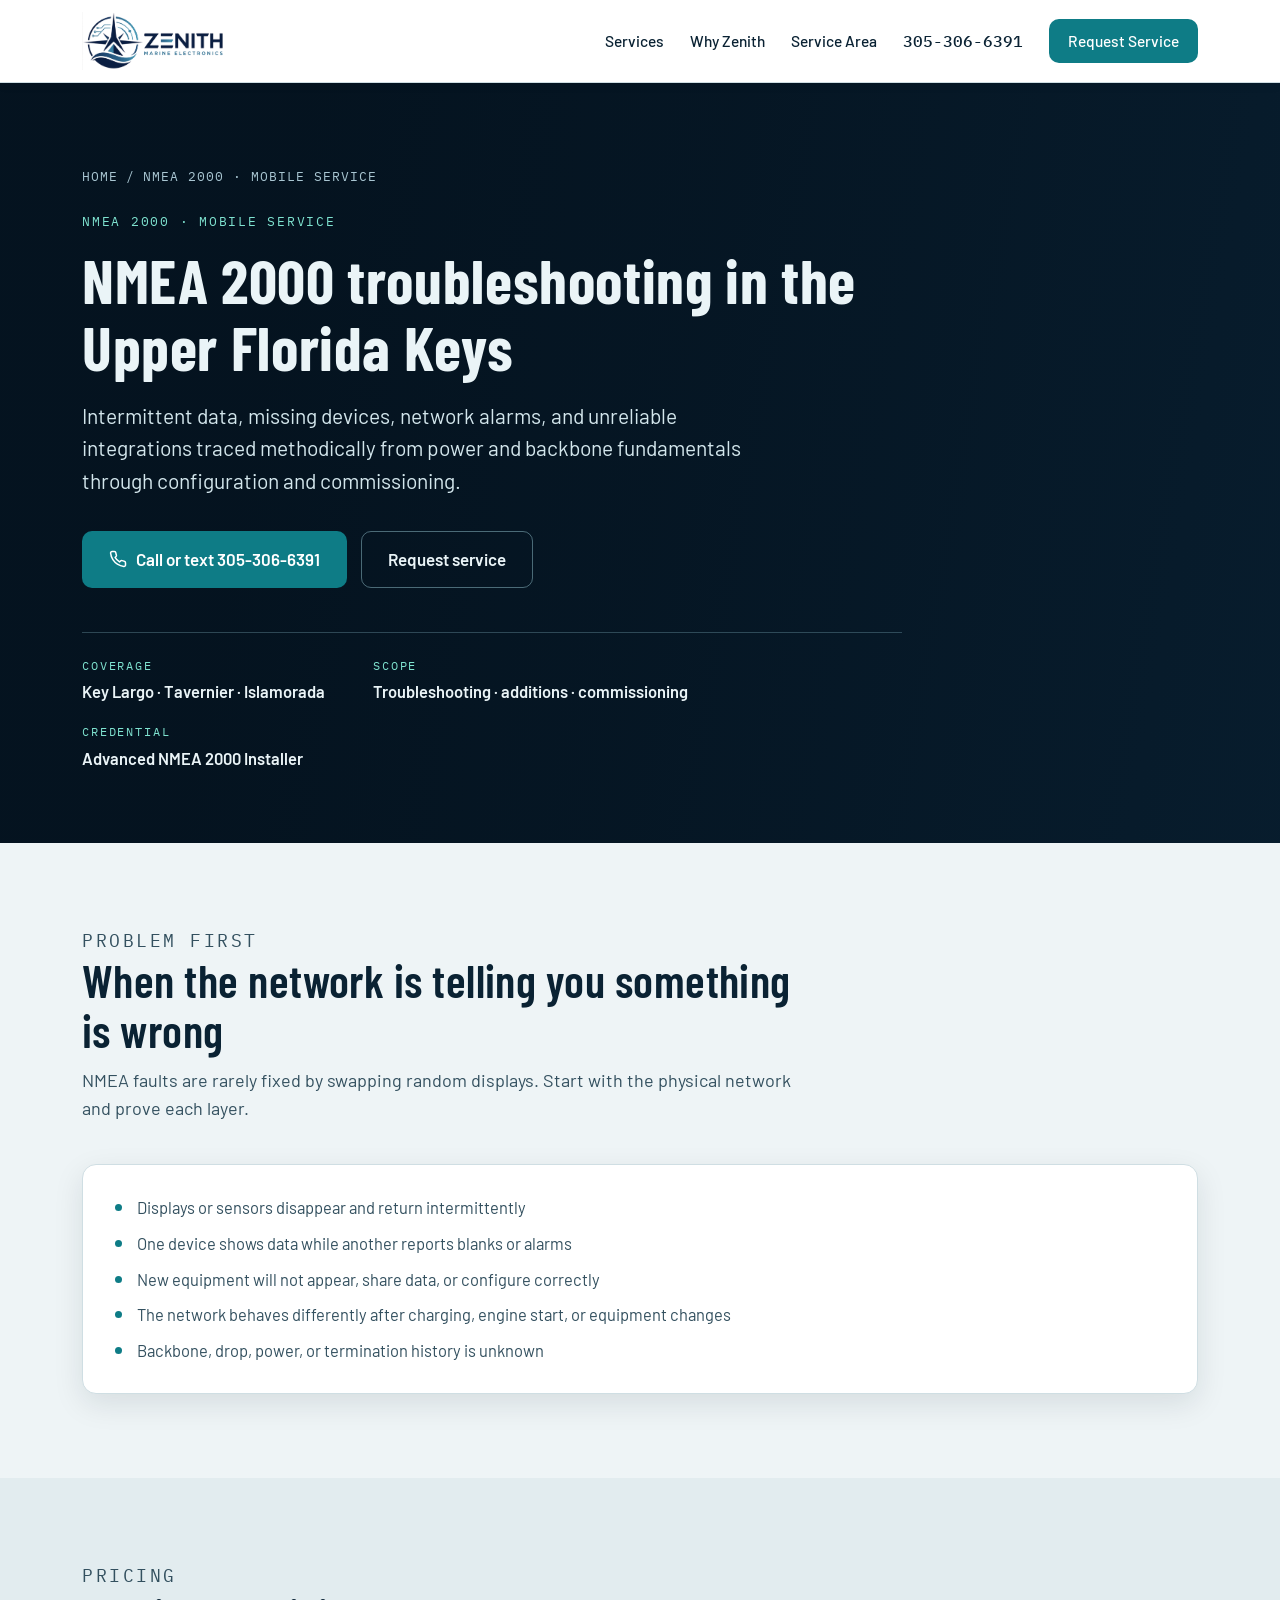
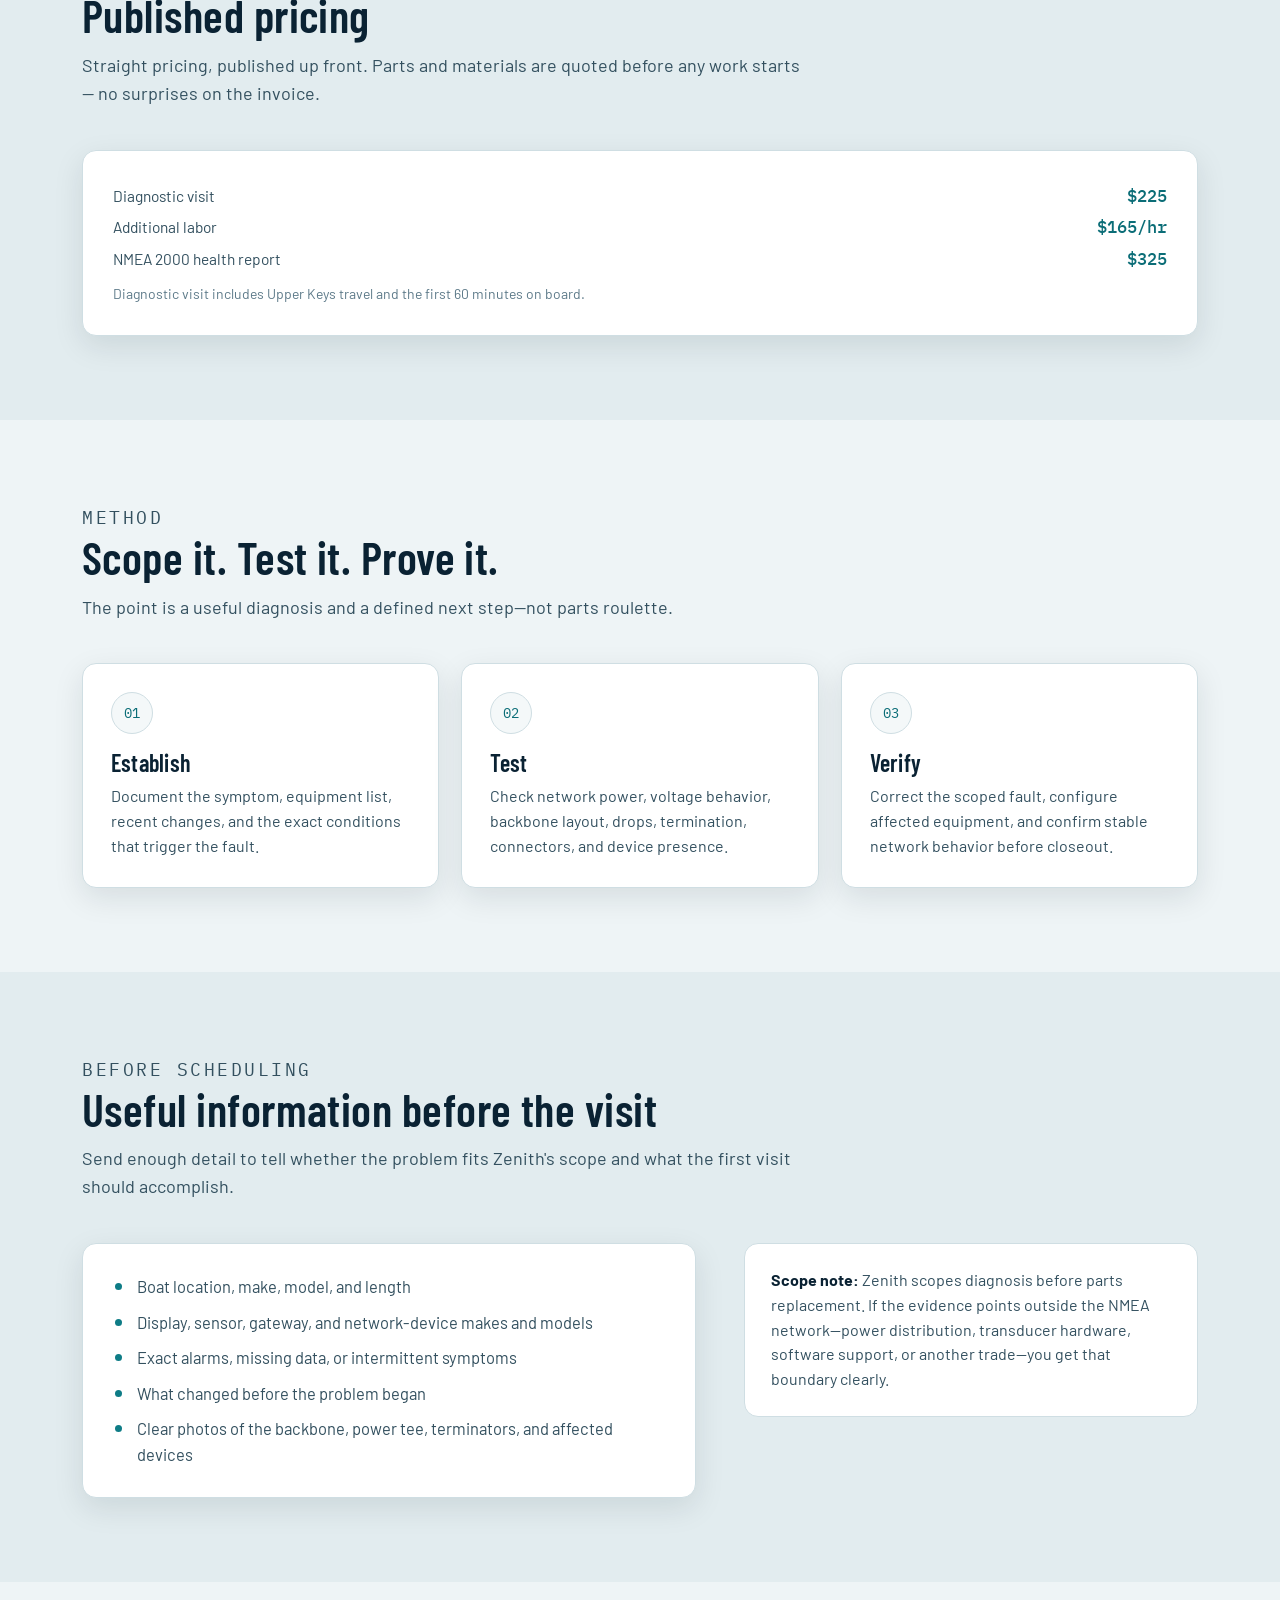
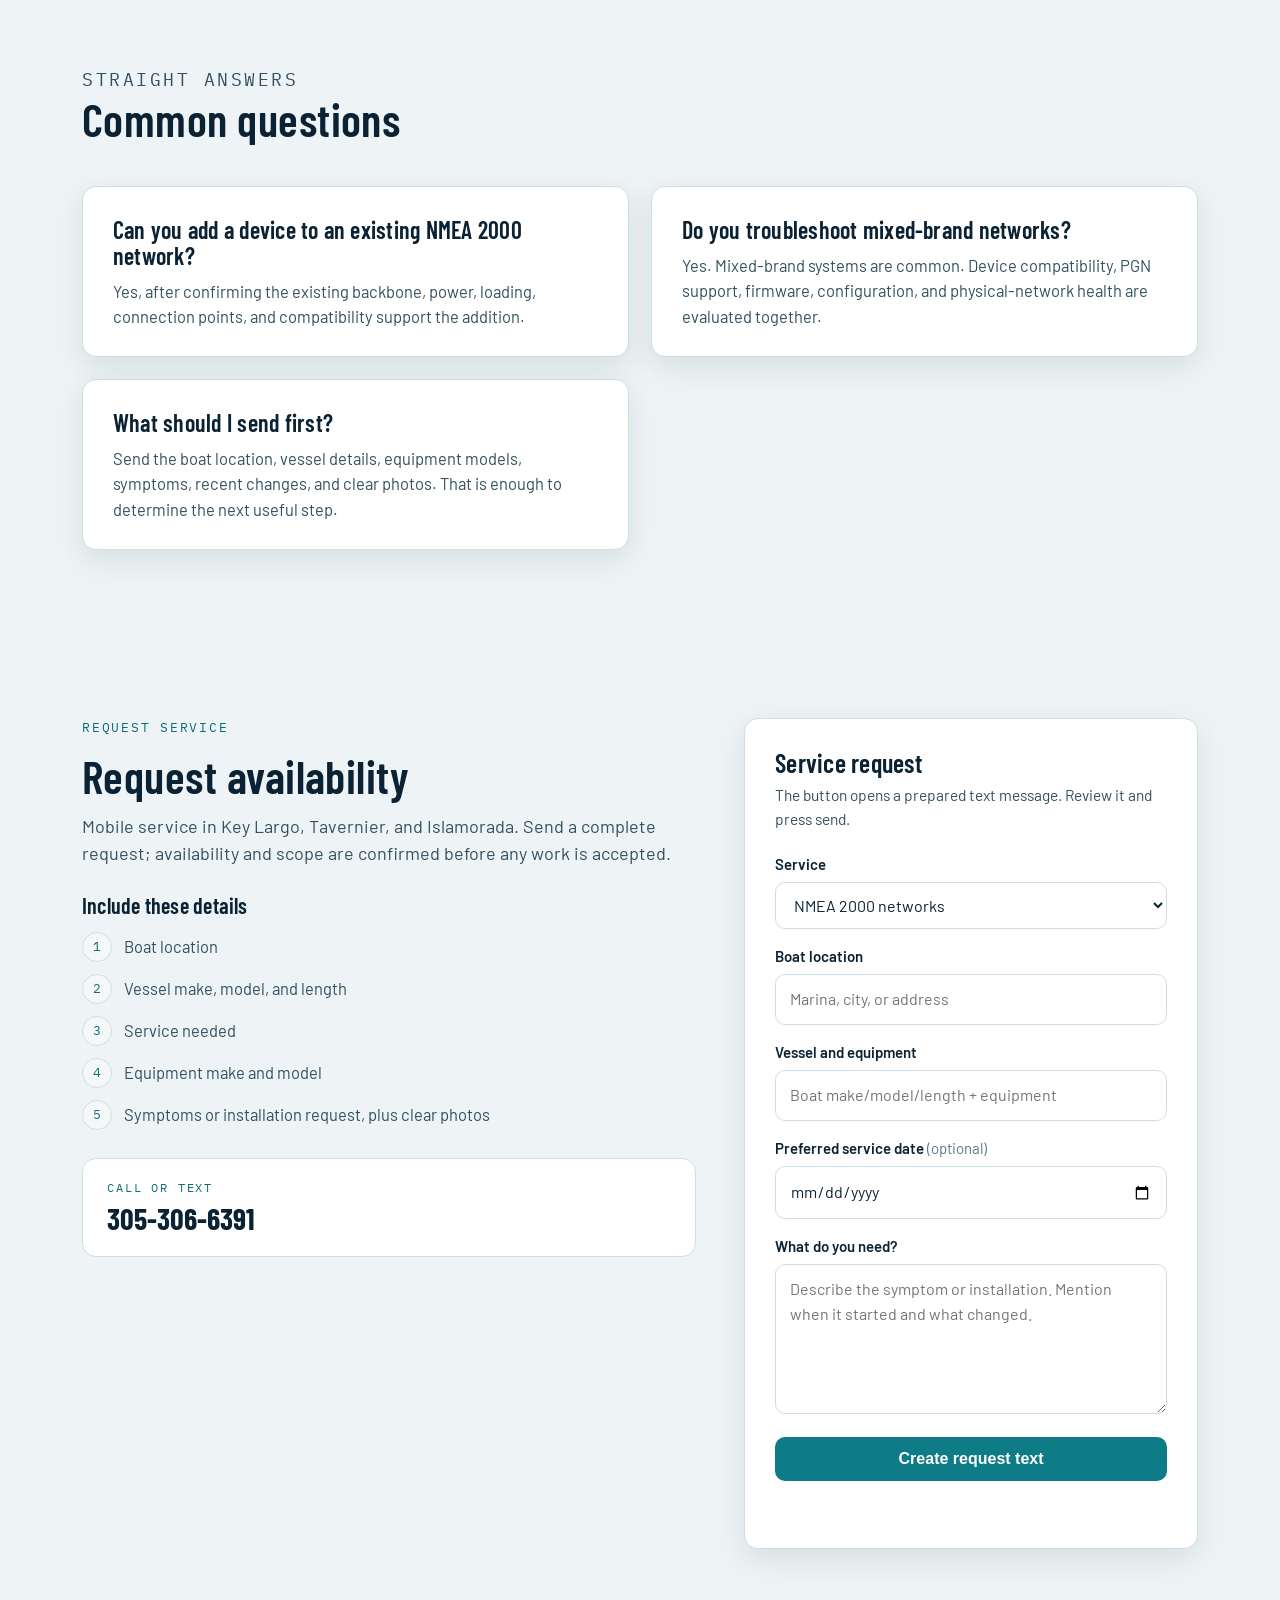
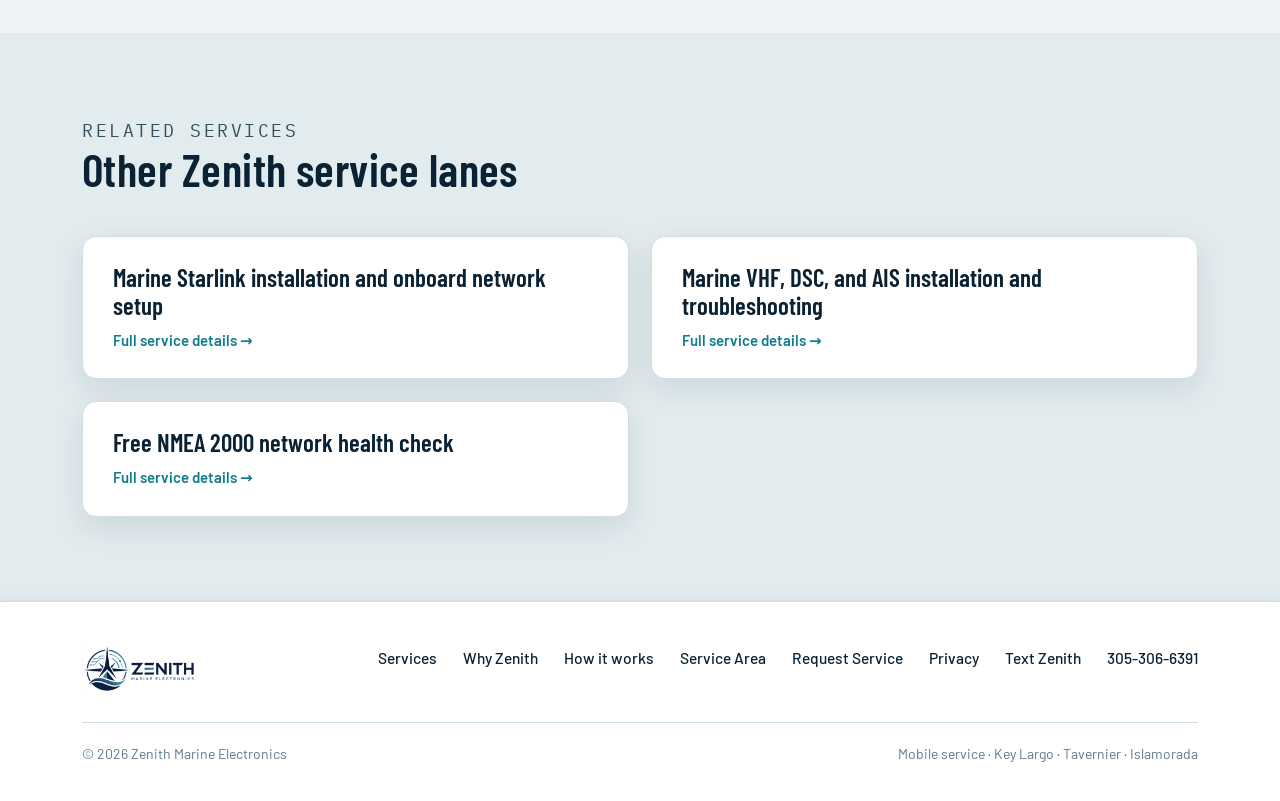
<file: nmea-2000-troubleshooting-upper-florida-keys.html>
<!doctype html>
<html lang="en">
  <head>
    <meta charset="utf-8" />
    <meta name="viewport" content="width=device-width, initial-scale=1, viewport-fit=cover" />
    <meta name="color-scheme" content="light dark" />
    <meta name="description" content="Mobile NMEA 2000 network troubleshooting, device integration, testing, and commissioning in Key Largo, Tavernier, and Islamorada." />
    <meta property="og:type" content="website" />
    <meta property="og:site_name" content="Zenith Marine Electronics" />
    <meta property="og:title" content="NMEA 2000 Troubleshooting | Upper Florida Keys" />
    <meta property="og:description" content="Mobile NMEA 2000 network troubleshooting, device integration, testing, and commissioning in Key Largo, Tavernier, and Islamorada." />
    <meta property="og:url" content="https://zenithmarineelectronics.com/nmea-2000-troubleshooting-upper-florida-keys.html" />
    <meta property="og:image" content="https://zenithmarineelectronics.com/assets/images/harbor-social.webp" />
    <meta name="twitter:card" content="summary_large_image" />
    <meta name="twitter:title" content="NMEA 2000 Troubleshooting | Upper Florida Keys" />
    <meta name="twitter:description" content="Mobile NMEA 2000 network troubleshooting, device integration, testing, and commissioning in Key Largo, Tavernier, and Islamorada." />
    <meta name="twitter:image" content="https://zenithmarineelectronics.com/assets/images/harbor-social.webp" />
    <link rel="icon" href="assets/brand/favicon.png" type="image/png" />
    <title>NMEA 2000 Troubleshooting | Upper Florida Keys | Zenith Marine Electronics</title>
    <link rel="canonical" href="https://zenithmarineelectronics.com/nmea-2000-troubleshooting-upper-florida-keys.html" />
    <link rel="preconnect" href="https://fonts.googleapis.com" />
    <link rel="preconnect" href="https://fonts.gstatic.com" crossorigin />
    <link href="https://fonts.googleapis.com/css2?family=Barlow+Condensed:wght@500;600;700&family=Barlow:wght@400;500;600;700&family=IBM+Plex+Mono:wght@400;500&display=swap" rel="stylesheet" />
    <style>
      :root {
        color-scheme: light;
        --bg: #eef4f6;
        --bg-deep: #e2ecef;
        --surface: #ffffff;
        --surface-2: #f4f8f9;
        --ink: #0a2233;
        --ink-soft: #33505f;
        --ink-faint: #5d7a89;
        --line: #cfdee3;
        --navy: #071a2b;
        --navy-2: #0a2438;
        --teal: #0e7c86;
        --teal-bright: #17a2b0;
        --cyan: #1593c4;
        --accent-ink: #0b6d77;
        --on-navy: #eaf4f7;
        --on-navy-soft: #a9c6d2;
        --price: #0b6d77;
        --shadow: 0 10px 30px rgba(7, 26, 43, 0.10);
        --radius: 14px;
      }
      @media (prefers-color-scheme: dark) {
        :root {
          color-scheme: dark;
          --bg: #06141f;
          --bg-deep: #04101a;
          --surface: #0a2133;
          --surface-2: #0d283d;
          --ink: #e9f3f6;
          --ink-soft: #b3cdd8;
          --ink-faint: #7e9dab;
          --line: #1d3d53;
          --navy: #04101a;
          --navy-2: #071a2b;
          --teal: #2dd4bf;
          --teal-bright: #3ec6d8;
          --cyan: #4cc3e8;
          --accent-ink: #5eead4;
          --on-navy: #eaf4f7;
          --on-navy-soft: #a9c6d2;
          --price: #5eead4;
          --shadow: 0 10px 30px rgba(0, 0, 0, 0.35);
        }
      }

      * { box-sizing: border-box; }
      html { scroll-behavior: smooth; }
      body {
        margin: 0;
        font-family: "Barlow", system-ui, -apple-system, "Segoe UI", sans-serif;
        background: var(--bg);
        color: var(--ink);
        line-height: 1.55;
        font-size: 17px;
        -webkit-font-smoothing: antialiased;
      }
      img { max-width: 100%; display: block; }
      a { color: var(--accent-ink); }
      h1, h2, h3 {
        font-family: "Barlow Condensed", "Barlow", sans-serif;
        font-weight: 600;
        line-height: 1.08;
        margin: 0;
        letter-spacing: 0.01em;
      }
      .wrap { max-width: 1160px; margin: 0 auto; padding: 0 22px; }
      section { padding: 84px 0; }
      .section-head { max-width: 720px; margin-bottom: 42px; }
      .section-head h2 { font-size: clamp(32px, 4.4vw, 46px); margin-bottom: 12px; }
      .section-head p { color: var(--ink-soft); margin: 0; font-size: 18px; }
      .kicker {
        font-family: "IBM Plex Mono", ui-monospace, monospace;
        font-size: 12.5px;
        letter-spacing: 0.14em;
        text-transform: uppercase;
        color: var(--accent-ink);
        margin: 0 0 14px;
      }
      .skip-link {
        position: absolute; left: 16px; top: -60px; z-index: 100;
        background: var(--surface); color: var(--accent-ink);
        padding: 10px 16px; border-radius: 8px; font-weight: 600;
        transition: top 0.15s ease;
      }
      .skip-link:focus { top: 12px; }

      /* ---------- Header (matches index.html) ---------- */
      header {
        position: sticky; top: 0; z-index: 50;
        background: #ffffff;
        border-bottom: 1px solid var(--line);
        box-shadow: 0 1px 12px rgba(7, 26, 43, 0.06);
      }
      .header-in {
        display: flex; align-items: center; gap: 18px;
        padding-top: 12px; padding-bottom: 12px;
      }
      .brand { display: flex; align-items: center; gap: 12px; text-decoration: none; margin-right: auto; }
      .brand-logo {
        height: 58px; width: auto; flex: none;
        background: transparent; border-radius: 0; padding: 0;
      }
      .foot-logo {
        height: 46px; width: auto;
        background: transparent; border-radius: 0; padding: 0;
      }
      nav.main { display: flex; align-items: center; gap: 26px; }
      nav.main a {
        color: #0a2233; text-decoration: none;
        font-weight: 500; font-size: 15.5px;
      }
      nav.main a:hover { color: var(--accent-ink); }
      nav.main a.btn-primary { color: #ffffff; }
      nav.main a.btn-primary:hover { color: #ffffff; }
      @media (prefers-color-scheme: dark) {
        nav.main a.btn-primary, nav.main a.btn-primary:hover { color: #04202b; }
      }
      .btn {
        display: inline-flex; align-items: center; gap: 9px;
        font-weight: 600; font-size: 16px; text-decoration: none;
        border-radius: 10px; padding: 12px 22px;
        border: 1px solid transparent; cursor: pointer;
        transition: background 0.15s ease, border-color 0.15s ease, color 0.15s ease;
      }
      .btn-primary { background: var(--teal); color: #ffffff; }
      .btn-primary:hover { background: var(--teal-bright); color: #ffffff; }
      @media (prefers-color-scheme: dark) {
        .btn-primary { color: #04202b; }
        .btn-primary:hover { color: #04202b; }
      }
      .btn-ghost { border-color: rgba(160, 210, 222, 0.45); color: var(--on-navy); background: transparent; }
      .btn-ghost:hover { border-color: var(--teal-bright); color: var(--teal-bright); }
      .btn-head { padding: 9px 18px; font-size: 15px; }
      .head-phone {
        font-family: "IBM Plex Mono", monospace; font-size: 15px;
        color: #0a2233; text-decoration: none; white-space: nowrap;
      }
      .head-phone:hover { color: var(--accent-ink); }
      @media (max-width: 900px) {
        nav.main a.nav-link { display: none; }
      }
      @media (max-width: 560px) {
        .head-phone { display: none; }
        .brand-logo { height: 48px; padding: 0; }
        .foot-logo { height: 40px; }
      }

      /* ---------- Hero (navy band, matches index.html hero/area tones) ---------- */
      .hero {
        position: relative; color: var(--on-navy);
        background: var(--navy-2);
        overflow: hidden;
      }
      .hero-shade {
        position: absolute; inset: 0;
        background: linear-gradient(100deg, rgba(4, 18, 30, 0.94) 22%, rgba(4, 18, 30, 0.78) 52%, rgba(4, 18, 30, 0.42) 100%);
      }
      .hero-in { position: relative; padding: 84px 0 72px; max-width: 820px; }
      .hero .kicker { color: #7fe3d0; }
      .hero h1 { font-size: clamp(40px, 5.8vw, 62px); font-weight: 700; margin-bottom: 20px; }
      .hero-lede { font-size: clamp(18px, 2.2vw, 21px); color: #d3e6ec; margin: 0 0 34px; max-width: 680px; }
      .hero-ctas { display: flex; flex-wrap: wrap; gap: 14px; margin-bottom: 44px; }
      .hero-ctas .btn { font-size: 17px; padding: 14px 26px; }
      .crumbs {
        position: relative; display: flex; flex-wrap: wrap; gap: 8px;
        font-family: "IBM Plex Mono", monospace; font-size: 12.5px;
        letter-spacing: 0.08em; text-transform: uppercase;
        color: var(--on-navy-soft); margin-bottom: 26px;
      }
      .crumbs a { color: var(--on-navy-soft); text-decoration: none; }
      .crumbs a:hover { color: #7fe3d0; }
      .fact-row {
        position: relative; display: flex; flex-wrap: wrap; gap: 18px 48px;
        border-top: 1px solid rgba(150, 205, 220, 0.28);
        padding-top: 24px; margin: 0;
      }
      .fact dt {
        font-family: "IBM Plex Mono", monospace; font-size: 11.5px;
        letter-spacing: 0.16em; text-transform: uppercase;
        color: #7fe3d0; margin-bottom: 5px;
      }
      .fact dd { margin: 0; font-weight: 600; font-size: 16.5px; color: var(--on-navy); }
      @media (max-width: 640px) {
        .hero-in { padding: 60px 0 56px; }
        .hero-shade { background: linear-gradient(180deg, rgba(4, 18, 30, 0.88), rgba(4, 18, 30, 0.82)); }
      }

      /* ---------- Cards, check lists, pricing (index.html components) ---------- */
      .band { background: var(--bg-deep); }
      .panel {
        background: var(--surface); border: 1px solid var(--line);
        border-radius: var(--radius); padding: 30px;
        box-shadow: var(--shadow);
      }
      .check-list { margin: 0; padding: 0; list-style: none; }
      .check-list li {
        position: relative; padding-left: 24px; margin-bottom: 10px;
        color: var(--ink-soft); font-size: 16.5px;
      }
      .check-list li:last-child { margin-bottom: 0; }
      .check-list li::before {
        content: ""; position: absolute; left: 2px; top: 9px;
        width: 7px; height: 7px; border-radius: 50%;
        background: var(--teal);
      }
      .price-box { border-top: 1px solid var(--line); padding-top: 16px; }
      .price-panel .price-box { border-top: none; padding-top: 0; }
      .price-line { display: flex; justify-content: space-between; align-items: baseline; gap: 14px; padding: 3px 0; }
      .price-line .what { color: var(--ink-soft); font-size: 15.5px; }
      .price-line .amt {
        font-family: "IBM Plex Mono", monospace; font-weight: 500;
        color: var(--price); white-space: nowrap; font-size: 16.5px;
      }
      .price-note { font-size: 14px; color: var(--ink-faint); margin: 8px 0 0; }
      .note-box {
        border: 1px solid var(--line); border-radius: var(--radius);
        background: var(--surface); padding: 24px 26px;
        color: var(--ink-soft); font-size: 16px;
      }
      .note-box strong { color: var(--ink); }
      .note-box p { margin: 0; }

      /* ---------- Process steps (index.html) ---------- */
      .steps { display: grid; grid-template-columns: repeat(3, 1fr); gap: 22px; }
      @media (max-width: 820px) { .steps { grid-template-columns: 1fr; } }
      .step {
        border: 1px solid var(--line); border-radius: var(--radius);
        background: var(--surface); padding: 28px; box-shadow: var(--shadow);
      }
      .step-num {
        font-family: "IBM Plex Mono", monospace; font-size: 14px;
        color: var(--accent-ink); border: 1px solid var(--line);
        background: var(--surface-2); border-radius: 999px;
        width: 42px; height: 42px; display: flex; align-items: center; justify-content: center;
        margin-bottom: 16px;
      }
      .step h3 { font-size: 24px; margin-bottom: 8px; }
      .step p { margin: 0; color: var(--ink-soft); font-size: 16px; }

      /* ---------- FAQ + related cards (index.html .svc) ---------- */
      .svc-grid { display: grid; grid-template-columns: repeat(2, 1fr); gap: 22px; }
      @media (max-width: 820px) { .svc-grid { grid-template-columns: 1fr; } }
      .svc {
        background: var(--surface); border: 1px solid var(--line);
        border-radius: var(--radius); padding: 30px 30px 26px;
        box-shadow: var(--shadow);
      }
      .svc h3 { font-size: 24px; margin-bottom: 10px; }
      .svc p { color: var(--ink-soft); margin: 0; font-size: 16.5px; }
      .svc-link { display: inline-block; margin-top: 14px; font-weight: 600; font-size: 15px; color: #0e7c8c; text-decoration: none; }
      .svc-link:hover { text-decoration: underline; }
      .related-grid { display: grid; grid-template-columns: 1fr 1fr; gap: 22px; }
      @media (max-width: 820px) { .related-grid { grid-template-columns: 1fr; } }
      .related-card {
        display: block; background: var(--surface); border: 1px solid var(--line);
        border-radius: var(--radius); padding: 26px 30px;
        box-shadow: var(--shadow); text-decoration: none;
      }
      .related-card .related-name {
        font-family: "Barlow Condensed", "Barlow", sans-serif; font-weight: 600;
        font-size: 25px; line-height: 1.12; color: var(--ink); display: block;
      }
      .related-card .svc-link { margin-top: 10px; }
      .related-card:hover .related-name { color: var(--accent-ink); }

      /* ---------- Request (index.html form system) ---------- */
      .req-grid { display: grid; grid-template-columns: 1.15fr 0.85fr; gap: 48px; align-items: start; }
      @media (max-width: 900px) { .req-grid { grid-template-columns: 1fr; gap: 36px; } }
      .req-copy h2 { font-size: clamp(32px, 4.4vw, 46px); margin-bottom: 12px; }
      .req-copy .intro { color: var(--ink-soft); font-size: 18px; margin: 0 0 26px; }
      .req-copy h3 { font-size: 22px; margin-bottom: 14px; }
      .intake-list { list-style: none; margin: 0 0 28px; padding: 0; display: grid; gap: 12px; }
      .intake-list li { display: flex; gap: 12px; align-items: center; color: var(--ink-soft); font-size: 16.5px; }
      .intake-list .n {
        font-family: "IBM Plex Mono", monospace; font-size: 13px;
        color: var(--accent-ink); border: 1px solid var(--line);
        background: var(--surface-2); border-radius: 999px;
        width: 30px; height: 30px; flex: none;
        display: flex; align-items: center; justify-content: center;
      }
      .direct-contact {
        border: 1px solid var(--line); border-radius: var(--radius);
        background: var(--surface); padding: 20px 24px;
      }
      .direct-contact .dc-label {
        display: block; font-family: "IBM Plex Mono", monospace;
        font-size: 11.5px; letter-spacing: 0.16em; text-transform: uppercase;
        color: var(--accent-ink); margin-bottom: 6px;
      }
      .direct-contact .dc-phone {
        font-family: "Barlow Condensed", sans-serif; font-size: 30px; font-weight: 700;
        color: var(--ink); text-decoration: none; line-height: 1;
      }
      .direct-contact .dc-phone:hover { color: var(--accent-ink); }
      .form-card {
        background: var(--surface); border: 1px solid var(--line);
        border-radius: var(--radius); padding: 30px; box-shadow: var(--shadow);
      }
      .form-heading h3 { font-size: 26px; margin-bottom: 6px; }
      .form-heading p { color: var(--ink-soft); font-size: 15.5px; margin: 0 0 22px; }
      form.req { display: grid; gap: 16px; }
      .field label { display: block; font-weight: 600; font-size: 15px; margin-bottom: 6px; }
      .field label .opt { font-weight: 400; color: var(--ink-faint); }
      .field input, .field select, .field textarea {
        width: 100%; font: inherit; font-size: 16px; color: var(--ink);
        background: var(--surface); border: 1px solid var(--line);
        border-radius: 10px; padding: 12px 14px;
      }
      .field textarea { min-height: 108px; resize: vertical; }
      .field input:focus, .field select:focus, .field textarea:focus {
        outline: 2px solid var(--teal-bright); outline-offset: 1px; border-color: transparent;
      }
      .form-submit { justify-content: center; width: 100%; }
      .form-status { margin: 0; min-height: 1.4em; font-size: 15px; color: var(--accent-ink); }
      .form-noscript { margin: 0; font-size: 15px; color: var(--ink-soft); }

      /* ---------- Footer (matches index.html) ---------- */
      footer {
        background: #ffffff; color: #33505f;
        padding: 44px 0 36px; border-top: 1px solid #cfdee3;
        box-shadow: 0 -1px 12px rgba(7, 26, 43, 0.06);
      }
      .foot-in { display: flex; flex-wrap: wrap; gap: 18px 40px; align-items: flex-start; justify-content: space-between; }
      .foot-brand { display: flex; align-items: center; gap: 12px; }
      .foot-links { display: flex; flex-wrap: wrap; gap: 8px 26px; font-size: 15.5px; }
      .foot-links a { color: #0a2233; text-decoration: none; font-weight: 500; }
      .foot-links a:hover { color: var(--accent-ink); }
      .foot-bottom {
        margin-top: 30px; padding-top: 20px;
        border-top: 1px solid #cfdee3;
        color: #5d7a89;
        font-size: 14px; display: flex; flex-wrap: wrap; gap: 6px 22px; justify-content: space-between;
      }

      section[id], footer[id] { scroll-margin-top: 84px; }
      @media (prefers-reduced-motion: reduce) {
        html { scroll-behavior: auto; }
        * { transition: none !important; }
      }
    </style>
    <script type="application/ld+json">
{
  "@context": "https://schema.org",
  "@graph": [
    {
      "@type": "Service",
      "name": "NMEA 2000 network troubleshooting and commissioning",
      "url": "https://zenithmarineelectronics.com/nmea-2000-troubleshooting-upper-florida-keys.html",
      "description": "Mobile NMEA 2000 network troubleshooting, device integration, testing, and commissioning in Key Largo, Tavernier, and Islamorada.",
      "provider": {
        "@type": "ProfessionalService",
        "name": "Zenith Marine Electronics",
        "url": "https://zenithmarineelectronics.com/",
        "telephone": "+1-305-306-6391"
      },
      "areaServed": [
        {
          "@type": "City",
          "name": "Key Largo, Florida"
        },
        {
          "@type": "City",
          "name": "Tavernier, Florida"
        },
        {
          "@type": "City",
          "name": "Islamorada, Florida"
        }
      ]
    },
    {
      "@type": "FAQPage",
      "mainEntity": [
        {
          "@type": "Question",
          "name": "Can you add a device to an existing NMEA 2000 network?",
          "acceptedAnswer": {
            "@type": "Answer",
            "text": "Yes, after confirming the existing backbone, power, loading, connection points, and compatibility support the addition."
          }
        },
        {
          "@type": "Question",
          "name": "Do you troubleshoot mixed-brand networks?",
          "acceptedAnswer": {
            "@type": "Answer",
            "text": "Yes. Mixed-brand systems are common. Device compatibility, PGN support, firmware, configuration, and physical-network health are evaluated together."
          }
        },
        {
          "@type": "Question",
          "name": "What should I send first?",
          "acceptedAnswer": {
            "@type": "Answer",
            "text": "Send the boat location, vessel details, equipment models, symptoms, recent changes, and clear photos. That is enough to determine the next useful step."
          }
        }
      ]
    }
  ]
}
    </script>
    <!-- Google tag (gtag.js) -->
    <script async src="https://www.googletagmanager.com/gtag/js?id=G-H8KGT9K2TM"></script>
    <script>
      window.dataLayer = window.dataLayer || [];
      window.gtag = window.gtag || function(){ window.dataLayer.push(arguments); };
      window.gtag('js', new Date());
      window.gtag('config', 'G-H8KGT9K2TM');
      window.gtag('config', 'AW-18533576927');
    </script>
  <!-- Meta Pixel Code -->
<script>
!function(f,b,e,v,n,t,s)
{if(f.fbq)return;n=f.fbq=function(){n.callMethod?
n.callMethod.apply(n,arguments):n.queue.push(arguments)};
if(!f._fbq)f._fbq=n;n.push=n;n.loaded=!0;n.version='2.0';
n.queue=[];t=b.createElement(e);t.async=!0;
t.src=v;s=b.getElementsByTagName(e)[0];
s.parentNode.insertBefore(t,s)}(window, document,'script',
'https://connect.facebook.net/en_US/fbevents.js');
fbq('init', '1055938024136920');
fbq('track', 'PageView');
</script>
<noscript><img height="1" width="1" style="display:none"
src="https://www.facebook.com/tr?id=1055938024136920&ev=PageView&noscript=1"
/></noscript>
<!-- End Meta Pixel Code -->
</head>
  <body>
    <a class="skip-link" href="#main">Skip to content</a>

    <!-- ================= Header ================= -->
    <header data-header>
      <div class="wrap header-in">
        <a class="brand" href="index.html" aria-label="Zenith Marine Electronics — home">
          <img class="brand-logo" src="assets/brand/zenith-full.webp" alt="Zenith Marine Electronics" width="1500" height="618" />
        </a>
        <nav class="main" aria-label="Main">
          <a class="nav-link" href="index.html#services">Services</a>
          <a class="nav-link" href="index.html#why">Why Zenith</a>
          <a class="nav-link" href="index.html#area">Service Area</a>
          <a class="head-phone" href="tel:+13053066391">305-306-6391</a>
          <a class="btn btn-primary btn-head" href="#request">Request Service</a>
        </nav>
      </div>
    </header>

    <main id="main">
      <!-- ================= Hero ================= -->
      <div class="hero">
        <div class="hero-shade" aria-hidden="true"></div>
        <div class="wrap">
          <div class="hero-in">
            <nav class="crumbs" aria-label="Breadcrumb">
              <a href="index.html">Home</a><span aria-hidden="true">/</span><span>NMEA 2000 · Mobile service</span>
            </nav>
            <p class="kicker">NMEA 2000 · Mobile service</p>
            <h1>NMEA 2000 troubleshooting in the Upper Florida Keys</h1>
            <p class="hero-lede">Intermittent data, missing devices, network alarms, and unreliable integrations traced methodically from power and backbone fundamentals through configuration and commissioning.</p>
            <div class="hero-ctas">
              <a class="btn btn-primary" href="tel:+13053066391"><svg width="18" height="18" viewBox="0 0 24 24" fill="none" stroke="currentColor" stroke-width="2" stroke-linecap="round" stroke-linejoin="round" aria-hidden="true"><path d="M22 16.92v3a2 2 0 0 1-2.18 2 19.79 19.79 0 0 1-8.63-3.07 19.5 19.5 0 0 1-6-6 19.79 19.79 0 0 1-3.07-8.67A2 2 0 0 1 4.11 2h3a2 2 0 0 1 2 1.72c.127.96.361 1.903.7 2.81a2 2 0 0 1-.45 2.11L8.09 9.91a16 16 0 0 0 6 6l1.27-1.27a2 2 0 0 1 2.11-.45c.907.339 1.85.573 2.81.7A2 2 0 0 1 22 16.92z"/></svg> Call or text 305-306-6391</a>
              <a class="btn btn-ghost" href="#request">Request service</a>
            </div>
            <dl class="fact-row">
          <div class="fact"><dt>Coverage</dt><dd>Key Largo · Tavernier · Islamorada</dd></div>
          <div class="fact"><dt>Scope</dt><dd>Troubleshooting · additions · commissioning</dd></div>
          <div class="fact"><dt>Credential</dt><dd>Advanced NMEA 2000 Installer</dd></div>
            </dl>
          </div>
        </div>
      </div>

      <!-- ================= Signals ================= -->
      <section aria-labelledby="signals-title">
        <div class="wrap">
          <div class="section-head">
            <p class="kicker">Problem first</p>
            <h2 id="signals-title">When the network is telling you something is wrong</h2>
            <p>NMEA faults are rarely fixed by swapping random displays. Start with the physical network and prove each layer.</p>
          </div>
          <div class="panel">
            <ul class="check-list">
              <li>Displays or sensors disappear and return intermittently</li>
              <li>One device shows data while another reports blanks or alarms</li>
              <li>New equipment will not appear, share data, or configure correctly</li>
              <li>The network behaves differently after charging, engine start, or equipment changes</li>
              <li>Backbone, drop, power, or termination history is unknown</li>
            </ul>
          </div>
        </div>
      </section>


      <!-- ================= Pricing ================= -->
      <section class="band" aria-labelledby="pricing-title">
        <div class="wrap">
          <div class="section-head">
            <p class="kicker">Pricing</p>
            <h2 id="pricing-title">Published pricing</h2>
            <p>Straight pricing, published up front. Parts and materials are quoted before any work starts — no surprises on the invoice.</p>
          </div>
          <div class="panel price-panel">
            <div class="price-box">
              <div class="price-line"><span class="what">Diagnostic visit</span><span class="amt">$225</span></div>
              <div class="price-line"><span class="what">Additional labor</span><span class="amt">$165/hr</span></div>
              <div class="price-line"><span class="what">NMEA 2000 health report</span><span class="amt">$325</span></div>
              <p class="price-note">Diagnostic visit includes Upper Keys travel and the first 60 minutes on board.</p>
            </div>
          </div>
        </div>
      </section>

      <!-- ================= Process ================= -->
      <section aria-labelledby="process-title">
        <div class="wrap">
          <div class="section-head">
            <p class="kicker">Method</p>
            <h2 id="process-title">Scope it. Test it. Prove it.</h2>
            <p>The point is a useful diagnosis and a defined next step—not parts roulette.</p>
          </div>
          <div class="steps">
          <article class="step">
            <div class="step-num">01</div>
            <h3>Establish</h3>
            <p>Document the symptom, equipment list, recent changes, and the exact conditions that trigger the fault.</p>
          </article>
          <article class="step">
            <div class="step-num">02</div>
            <h3>Test</h3>
            <p>Check network power, voltage behavior, backbone layout, drops, termination, connectors, and device presence.</p>
          </article>
          <article class="step">
            <div class="step-num">03</div>
            <h3>Verify</h3>
            <p>Correct the scoped fault, configure affected equipment, and confirm stable network behavior before closeout.</p>
          </article>
          </div>
        </div>
      </section>

      <!-- ================= Scope ================= -->
      <section class="band" aria-labelledby="scope-title">
        <div class="wrap">
          <div class="section-head">
            <p class="kicker">Before scheduling</p>
            <h2 id="scope-title">Useful information before the visit</h2>
            <p>Send enough detail to tell whether the problem fits Zenith's scope and what the first visit should accomplish.</p>
          </div>
          <div class="req-grid">
            <div class="panel">
              <ul class="check-list">
              <li>Boat location, make, model, and length</li>
              <li>Display, sensor, gateway, and network-device makes and models</li>
              <li>Exact alarms, missing data, or intermittent symptoms</li>
              <li>What changed before the problem began</li>
              <li>Clear photos of the backbone, power tee, terminators, and affected devices</li>
              </ul>
            </div>
            <div class="note-box">
              <p><strong>Scope note:</strong> Zenith scopes diagnosis before parts replacement. If the evidence points outside the NMEA network—power distribution, transducer hardware, software support, or another trade—you get that boundary clearly.</p>
            </div>
          </div>
        </div>
      </section>

      <!-- ================= FAQ ================= -->
      <section aria-labelledby="faq-title">
        <div class="wrap">
          <div class="section-head">
            <p class="kicker">Straight answers</p>
            <h2 id="faq-title">Common questions</h2>
          </div>
          <div class="svc-grid">
          <article class="svc">
            <h3>Can you add a device to an existing NMEA 2000 network?</h3>
            <p>Yes, after confirming the existing backbone, power, loading, connection points, and compatibility support the addition.</p>
          </article>
          <article class="svc">
            <h3>Do you troubleshoot mixed-brand networks?</h3>
            <p>Yes. Mixed-brand systems are common. Device compatibility, PGN support, firmware, configuration, and physical-network health are evaluated together.</p>
          </article>
          <article class="svc">
            <h3>What should I send first?</h3>
            <p>Send the boat location, vessel details, equipment models, symptoms, recent changes, and clear photos. That is enough to determine the next useful step.</p>
          </article>
          </div>
        </div>
      </section>

      <!-- ================= Request ================= -->
      <section id="request" aria-labelledby="booking-title">
        <div class="wrap">
          <div class="req-grid">
            <div class="req-copy" id="service-area">
              <p class="kicker">Request service</p>
              <h2 id="booking-title">Request availability</h2>
              <p class="intro">Mobile service in Key Largo, Tavernier, and Islamorada. Send a complete request; availability and scope are confirmed before any work is accepted.</p>
              <h3>Include these details</h3>
              <ol class="intake-list">
                <li><span class="n">1</span>Boat location</li>
                <li><span class="n">2</span>Vessel make, model, and length</li>
                <li><span class="n">3</span>Service needed</li>
                <li><span class="n">4</span>Equipment make and model</li>
                <li><span class="n">5</span>Symptoms or installation request, plus clear photos</li>
              </ol>
              <div class="direct-contact">
                <span class="dc-label">Call or text</span>
                <a class="dc-phone" href="tel:+13053066391">305-306-6391</a>
              </div>
            </div>

            <div class="form-card">
              <div class="form-heading">
                <h3>Service request</h3>
                <p>The button opens a prepared text message. Review it and press send.</p>
              </div>
              <form class="req" data-booking-form>
                <div class="field">
                  <label for="service">Service</label>
                  <select id="service" name="service" required>
              <option value="NMEA 2000 networks" selected>NMEA 2000 networks</option>
              <option value="NMEA 2000 network health check">NMEA 2000 network health check</option>
              <option value="Starlink systems">Starlink systems</option>
              <option value="VHF radio service">VHF radio service</option>
              <option value="FCC ship-radio inspection">FCC ship-radio inspection</option>
                  </select>
                </div>
                <div class="field">
                  <label for="location">Boat location</label>
                  <input id="location" name="location" type="text" autocomplete="street-address" placeholder="Marina, city, or address" required />
                </div>
                <div class="field">
                  <label for="vessel">Vessel and equipment</label>
                  <input id="vessel" name="vessel" type="text" placeholder="Boat make/model/length + equipment" required />
                </div>
                <div class="field">
                  <label for="date">Preferred service date <span class="opt">(optional)</span></label>
                  <input id="date" name="date" type="date" />
                </div>
                <div class="field">
                  <label for="details">What do you need?</label>
                  <textarea id="details" name="details" rows="5" placeholder="Describe the symptom or installation. Mention when it started and what changed." required></textarea>
                </div>
                <button class="btn btn-primary form-submit" type="submit">Create request text</button>
                <p class="form-status" data-form-status aria-live="polite"></p>
                <noscript><p class="form-noscript">JavaScript is required to prepare the request. Call or text <a href="sms:+13053066391">305-306-6391</a>.</p></noscript>
              </form>
            </div>
          </div>
        </div>
      </section>

      <!-- ================= Related ================= -->
      <section class="band" aria-labelledby="related-title">
        <div class="wrap">
          <div class="section-head">
            <p class="kicker">Related services</p>
            <h2 id="related-title">Other Zenith service lanes</h2>
          </div>
          <div class="related-grid">
          <a class="related-card" href="marine-starlink-installation-upper-florida-keys.html">
            <span class="related-name">Marine Starlink installation and onboard network setup</span>
            <span class="svc-link">Full service details <span aria-hidden="true">→</span></span>
          </a>
          <a class="related-card" href="vhf-dsc-ais-service-upper-florida-keys.html">
            <span class="related-name">Marine VHF, DSC, and AIS installation and troubleshooting</span>
            <span class="svc-link">Full service details <span aria-hidden="true">→</span></span>
          </a>
          <a class="related-card" href="free-nmea-2000-network-health-check-upper-florida-keys.html">
            <span class="related-name">Free NMEA 2000 network health check</span>
            <span class="svc-link">Full service details <span aria-hidden="true">→</span></span>
          </a>
          </div>
        </div>
      </section>
    </main>

    <!-- ================= Footer ================= -->
    <footer>
      <div class="wrap">
        <div class="foot-in">
          <div class="foot-brand">
            <img class="foot-logo" src="assets/brand/zenith-full.webp" alt="Zenith Marine Electronics" width="1500" height="618" />
          </div>
          <nav class="foot-links" aria-label="Footer">
            <a href="index.html#services">Services</a>
            <a href="index.html#why">Why Zenith</a>
            <a href="index.html#how">How it works</a>
            <a href="index.html#area">Service Area</a>
            <a href="#request">Request Service</a>
            <a href="privacy.html">Privacy</a>
            <a href="sms:+13053066391">Text Zenith</a>
            <a href="tel:+13053066391">305-306-6391</a>
          </nav>
        </div>
        <div class="foot-bottom">
          <span>© <span data-year>2026</span> Zenith Marine Electronics</span>
          <span>Mobile service · Key Largo · Tavernier · Islamorada</span>
        </div>
      </div>
    </footer>

    <script src="app.js?v=20261105-call" defer></script>

    <script>
      (function () {
        var form = document.querySelector('[data-booking-form]');
        if (!form) { return; }
        form.addEventListener('submit', function () {
          if (!form.checkValidity()) { return; }
          if (typeof window.gtag === 'function') {
            window.gtag('event', 'conversion', {'send_to': 'AW-18533576927/N9TqCLynuakdEN_hv4VF'});
          }
        });
      })();
    </script>

  </body>
</html>
</file>
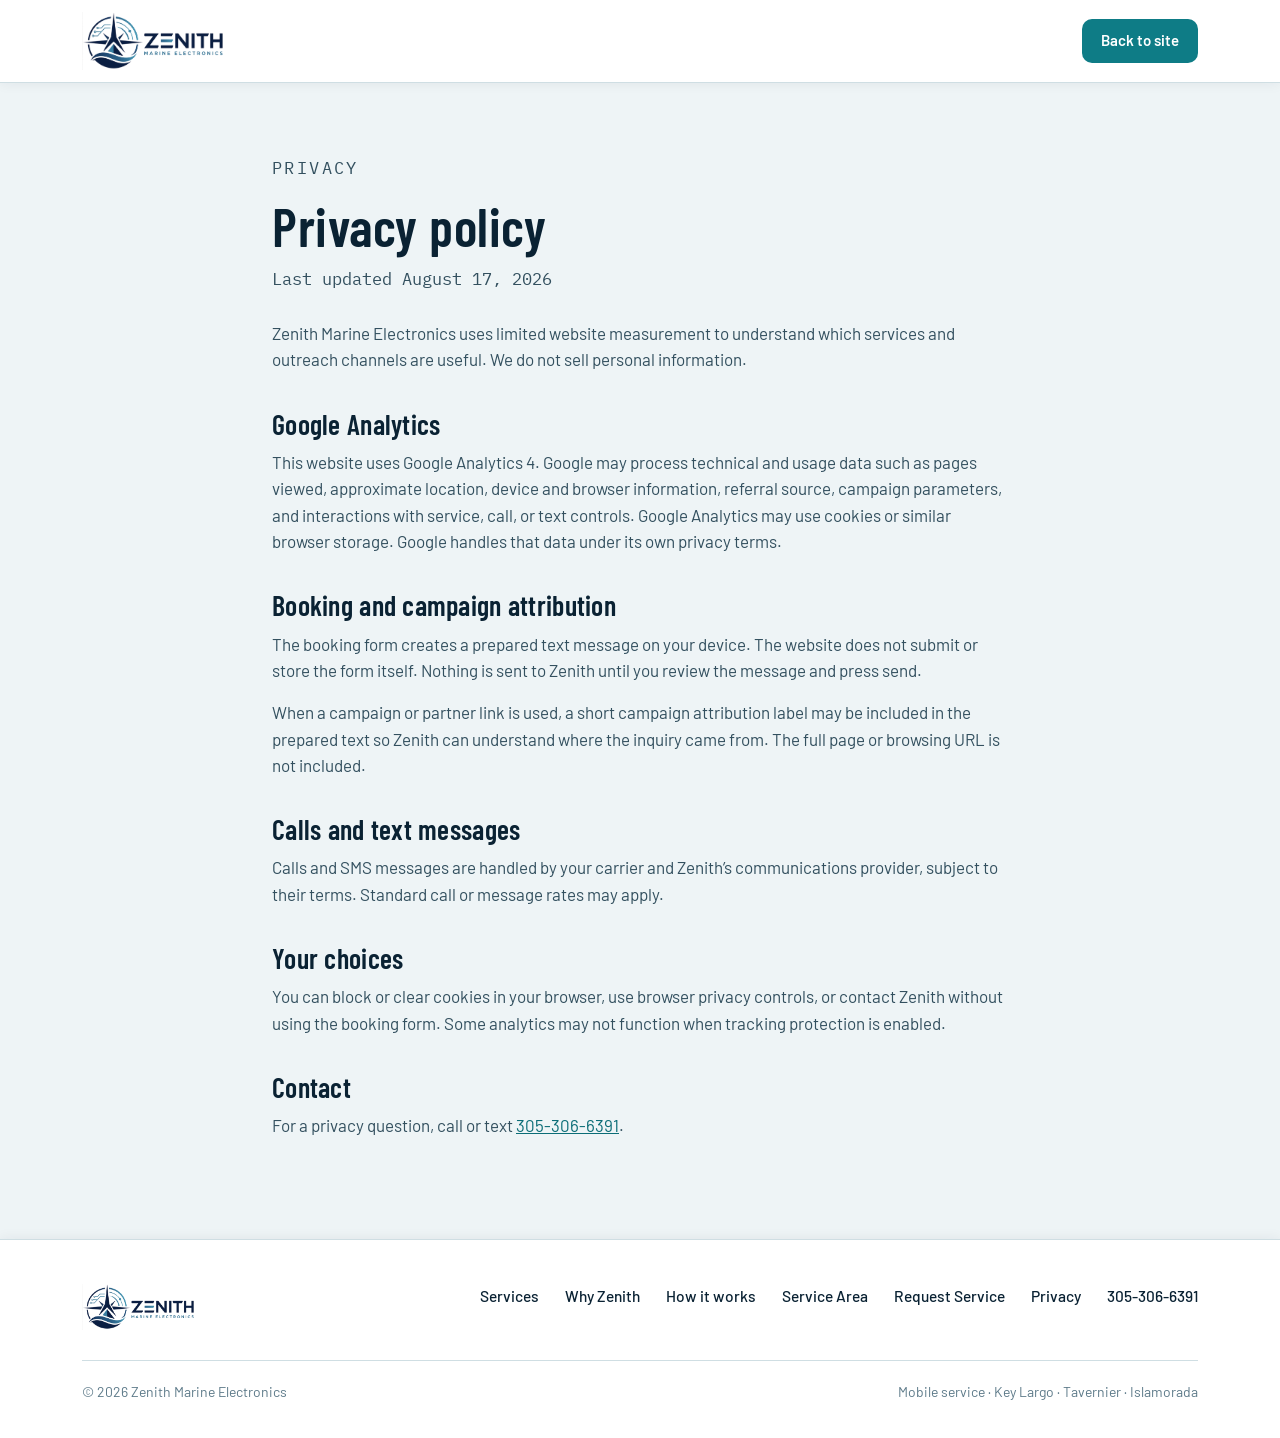
<file: privacy.html>
<!doctype html>
<html lang="en">
  <head>
    <meta charset="utf-8" />
    <meta name="viewport" content="width=device-width, initial-scale=1, viewport-fit=cover" />
    <meta name="color-scheme" content="light dark" />
    <meta name="description" content="Privacy policy for Zenith Marine Electronics website analytics, campaign attribution, and text-message booking." />
    <link rel="icon" href="assets/brand/favicon.png" type="image/png" />
    <title>Privacy Policy | Zenith Marine Electronics</title>
    <link rel="canonical" href="https://zenithmarineelectronics.com/privacy.html" />
    <link rel="preconnect" href="https://fonts.googleapis.com" />
    <link rel="preconnect" href="https://fonts.gstatic.com" crossorigin />
    <link href="https://fonts.googleapis.com/css2?family=Barlow+Condensed:wght@500;600;700&family=Barlow:wght@400;500;600;700&family=IBM+Plex+Mono:wght@400;500&display=swap" rel="stylesheet" />
    <style>
      :root {
        color-scheme: light;
        --bg: #eef4f6;
        --surface: #ffffff;
        --ink: #0a2233;
        --ink-soft: #33505f;
        --ink-faint: #5d7a89;
        --line: #cfdee3;
        --teal: #0e7c86;
        --teal-bright: #17a2b0;
        --accent-ink: #0b6d77;
      }
      @media (prefers-color-scheme: dark) {
        :root {
          color-scheme: dark;
          --bg: #06141f;
          --surface: #0a2133;
          --ink: #e9f3f6;
          --ink-soft: #b3cdd8;
          --ink-faint: #7e9dab;
          --line: #1d3d53;
          --teal: #2dd4bf;
          --teal-bright: #3ec6d8;
          --accent-ink: #5eead4;
        }
      }
      * { box-sizing: border-box; }
      html { scroll-behavior: smooth; }
      body {
        margin: 0;
        font-family: "Barlow", system-ui, -apple-system, "Segoe UI", sans-serif;
        background: var(--bg);
        color: var(--ink);
        line-height: 1.55;
        font-size: 17px;
        -webkit-font-smoothing: antialiased;
      }
      img { max-width: 100%; display: block; }
      a { color: var(--accent-ink); }
      h1, h2, h3 {
        font-family: "Barlow Condensed", "Barlow", sans-serif;
        font-weight: 600;
        line-height: 1.08;
        margin: 0;
        letter-spacing: 0.01em;
      }
      .wrap { max-width: 1160px; margin: 0 auto; padding: 0 22px; }
      .kicker {
        font-family: "IBM Plex Mono", ui-monospace, monospace;
        font-size: 12.5px;
        letter-spacing: 0.14em;
        text-transform: uppercase;
        color: var(--accent-ink);
        margin: 0 0 14px;
      }
      .skip-link {
        position: absolute; left: 16px; top: -60px; z-index: 100;
        background: var(--surface); color: var(--accent-ink);
        padding: 10px 16px; border-radius: 8px; font-weight: 600;
        transition: top 0.15s ease;
      }
      .skip-link:focus { top: 12px; }

      /* ---------- Header (matches index.html) ---------- */
      header {
        position: sticky; top: 0; z-index: 50;
        background: #ffffff;
        border-bottom: 1px solid var(--line);
        box-shadow: 0 1px 12px rgba(7, 26, 43, 0.06);
      }
      .header-in {
        display: flex; align-items: center; gap: 18px;
        padding-top: 12px; padding-bottom: 12px;
      }
      .brand { display: flex; align-items: center; gap: 12px; text-decoration: none; margin-right: auto; }
      .brand-logo { height: 58px; width: auto; flex: none; background: transparent; border-radius: 0; padding: 0; }
      .foot-logo { height: 46px; width: auto; background: transparent; border-radius: 0; padding: 0; }
      .btn {
        display: inline-flex; align-items: center; gap: 9px;
        font-weight: 600; font-size: 16px; text-decoration: none;
        border-radius: 10px; padding: 12px 22px;
        border: 1px solid transparent; cursor: pointer;
        transition: background 0.15s ease, border-color 0.15s ease, color 0.15s ease;
      }
      .btn-primary { background: var(--teal); color: #ffffff; }
      .btn-primary:hover { background: var(--teal-bright); color: #ffffff; }
      @media (prefers-color-scheme: dark) {
        .btn-primary { color: #04202b; }
        .btn-primary:hover { color: #04202b; }
      }
      .btn-head { padding: 9px 18px; font-size: 15px; }
      @media (max-width: 560px) {
        .brand-logo { height: 48px; padding: 0; }
        .foot-logo { height: 40px; }
      }

      /* ---------- Privacy copy ---------- */
      .privacy-main { padding: 72px 0 84px; }
      .privacy-copy { max-width: 780px; }
      .privacy-copy h1 { font-size: clamp(38px, 5vw, 54px); margin-bottom: 10px; }
      .privacy-copy h2 { font-size: 28px; margin: 36px 0 10px; }
      .privacy-copy p { color: var(--ink-soft); margin: 0 0 16px; font-size: 17px; }
      .privacy-updated {
        font-family: "IBM Plex Mono", monospace; font-size: 13.5px;
        color: var(--ink-faint); margin-bottom: 28px !important;
      }

      /* ---------- Footer (matches index.html) ---------- */
      footer {
        background: #ffffff; color: #33505f;
        padding: 44px 0 36px; border-top: 1px solid #cfdee3;
        box-shadow: 0 -1px 12px rgba(7, 26, 43, 0.06);
      }
      .foot-in { display: flex; flex-wrap: wrap; gap: 18px 40px; align-items: flex-start; justify-content: space-between; }
      .foot-brand { display: flex; align-items: center; gap: 12px; }
      .foot-links { display: flex; flex-wrap: wrap; gap: 8px 26px; font-size: 15.5px; }
      .foot-links a { color: #0a2233; text-decoration: none; font-weight: 500; }
      .foot-links a:hover { color: var(--accent-ink); }
      .foot-bottom {
        margin-top: 30px; padding-top: 20px;
        border-top: 1px solid #cfdee3;
        color: #5d7a89;
        font-size: 14px; display: flex; flex-wrap: wrap; gap: 6px 22px; justify-content: space-between;
      }
      @media (prefers-reduced-motion: reduce) {
        html { scroll-behavior: auto; }
        * { transition: none !important; }
      }
    </style>
    <!-- Google tag (gtag.js) -->
    <script async src="https://www.googletagmanager.com/gtag/js?id=G-H8KGT9K2TM"></script>
    <script>
      window.dataLayer = window.dataLayer || [];
      window.gtag = window.gtag || function(){ window.dataLayer.push(arguments); };
      window.gtag('js', new Date());
      window.gtag('config', 'G-H8KGT9K2TM');
      window.gtag('config', 'AW-18533576927');
    </script>
  <!-- Meta Pixel Code -->
<script>
!function(f,b,e,v,n,t,s)
{if(f.fbq)return;n=f.fbq=function(){n.callMethod?
n.callMethod.apply(n,arguments):n.queue.push(arguments)};
if(!f._fbq)f._fbq=n;n.push=n;n.loaded=!0;n.version='2.0';
n.queue=[];t=b.createElement(e);t.async=!0;
t.src=v;s=b.getElementsByTagName(e)[0];
s.parentNode.insertBefore(t,s)}(window, document,'script',
'https://connect.facebook.net/en_US/fbevents.js');
fbq('init', '1055938024136920');
fbq('track', 'PageView');
</script>
<noscript><img height="1" width="1" style="display:none"
src="https://www.facebook.com/tr?id=1055938024136920&ev=PageView&noscript=1"
/></noscript>
<!-- End Meta Pixel Code -->
</head>
  <body>
    <a class="skip-link" href="#main">Skip to content</a>

    <!-- ================= Header ================= -->
    <header>
      <div class="wrap header-in">
        <a class="brand" href="index.html" aria-label="Zenith Marine Electronics — home">
          <img class="brand-logo" src="assets/brand/zenith-full.webp" alt="Zenith Marine Electronics" width="1500" height="618" />
        </a>
        <nav class="main" aria-label="Main">
          <a class="btn btn-primary btn-head" href="index.html">Back to site</a>
        </nav>
      </div>
    </header>

    <main class="privacy-main" id="main">
      <article class="wrap privacy-copy">
        <p class="kicker">Privacy</p>
        <h1>Privacy policy</h1>
        <p class="privacy-updated">Last updated August 17, 2026</p>

        <p>Zenith Marine Electronics uses limited website measurement to understand which services and outreach channels are useful. We do not sell personal information.</p>

        <h2>Google Analytics</h2>
        <p>This website uses Google Analytics 4. Google may process technical and usage data such as pages viewed, approximate location, device and browser information, referral source, campaign parameters, and interactions with service, call, or text controls. Google Analytics may use cookies or similar browser storage. Google handles that data under its own privacy terms.</p>

        <h2>Booking and campaign attribution</h2>
        <p>The booking form creates a prepared text message on your device. The website does not submit or store the form itself. Nothing is sent to Zenith until you review the message and press send.</p>
        <p>When a campaign or partner link is used, a short campaign attribution label may be included in the prepared text so Zenith can understand where the inquiry came from. The full page or browsing URL is not included.</p>

        <h2>Calls and text messages</h2>
        <p>Calls and SMS messages are handled by your carrier and Zenith’s communications provider, subject to their terms. Standard call or message rates may apply.</p>

        <h2>Your choices</h2>
        <p>You can block or clear cookies in your browser, use browser privacy controls, or contact Zenith without using the booking form. Some analytics may not function when tracking protection is enabled.</p>

        <h2>Contact</h2>
        <p>For a privacy question, call or text <a href="tel:+13053066391">305-306-6391</a>.</p>
      </article>
    </main>

    <!-- ================= Footer ================= -->
    <footer>
      <div class="wrap">
        <div class="foot-in">
          <div class="foot-brand">
            <img class="foot-logo" src="assets/brand/zenith-full.webp" alt="Zenith Marine Electronics" width="1500" height="618" />
          </div>
          <nav class="foot-links" aria-label="Footer">
            <a href="index.html#services">Services</a>
            <a href="index.html#why">Why Zenith</a>
            <a href="index.html#how">How it works</a>
            <a href="index.html#area">Service Area</a>
            <a href="index.html#request">Request Service</a>
            <a href="privacy.html">Privacy</a>
            <a href="tel:+13053066391">305-306-6391</a>
          </nav>
        </div>
        <div class="foot-bottom">
          <span>© 2026 Zenith Marine Electronics</span>
          <span>Mobile service · Key Largo · Tavernier · Islamorada</span>
        </div>
      </div>
    </footer>
    <script>
      (function () {
        document.querySelectorAll('a[href^="tel:"]').forEach(function (a) {
          a.addEventListener('click', function () { if (typeof window.gtag === 'function') { window.gtag('event', 'conversion', {'send_to': 'AW-18533576927/-0ryCNOe5LIdEN_hv4VF'}); } });
        });
      })();
    </script>
  </body>
</html>
</file>
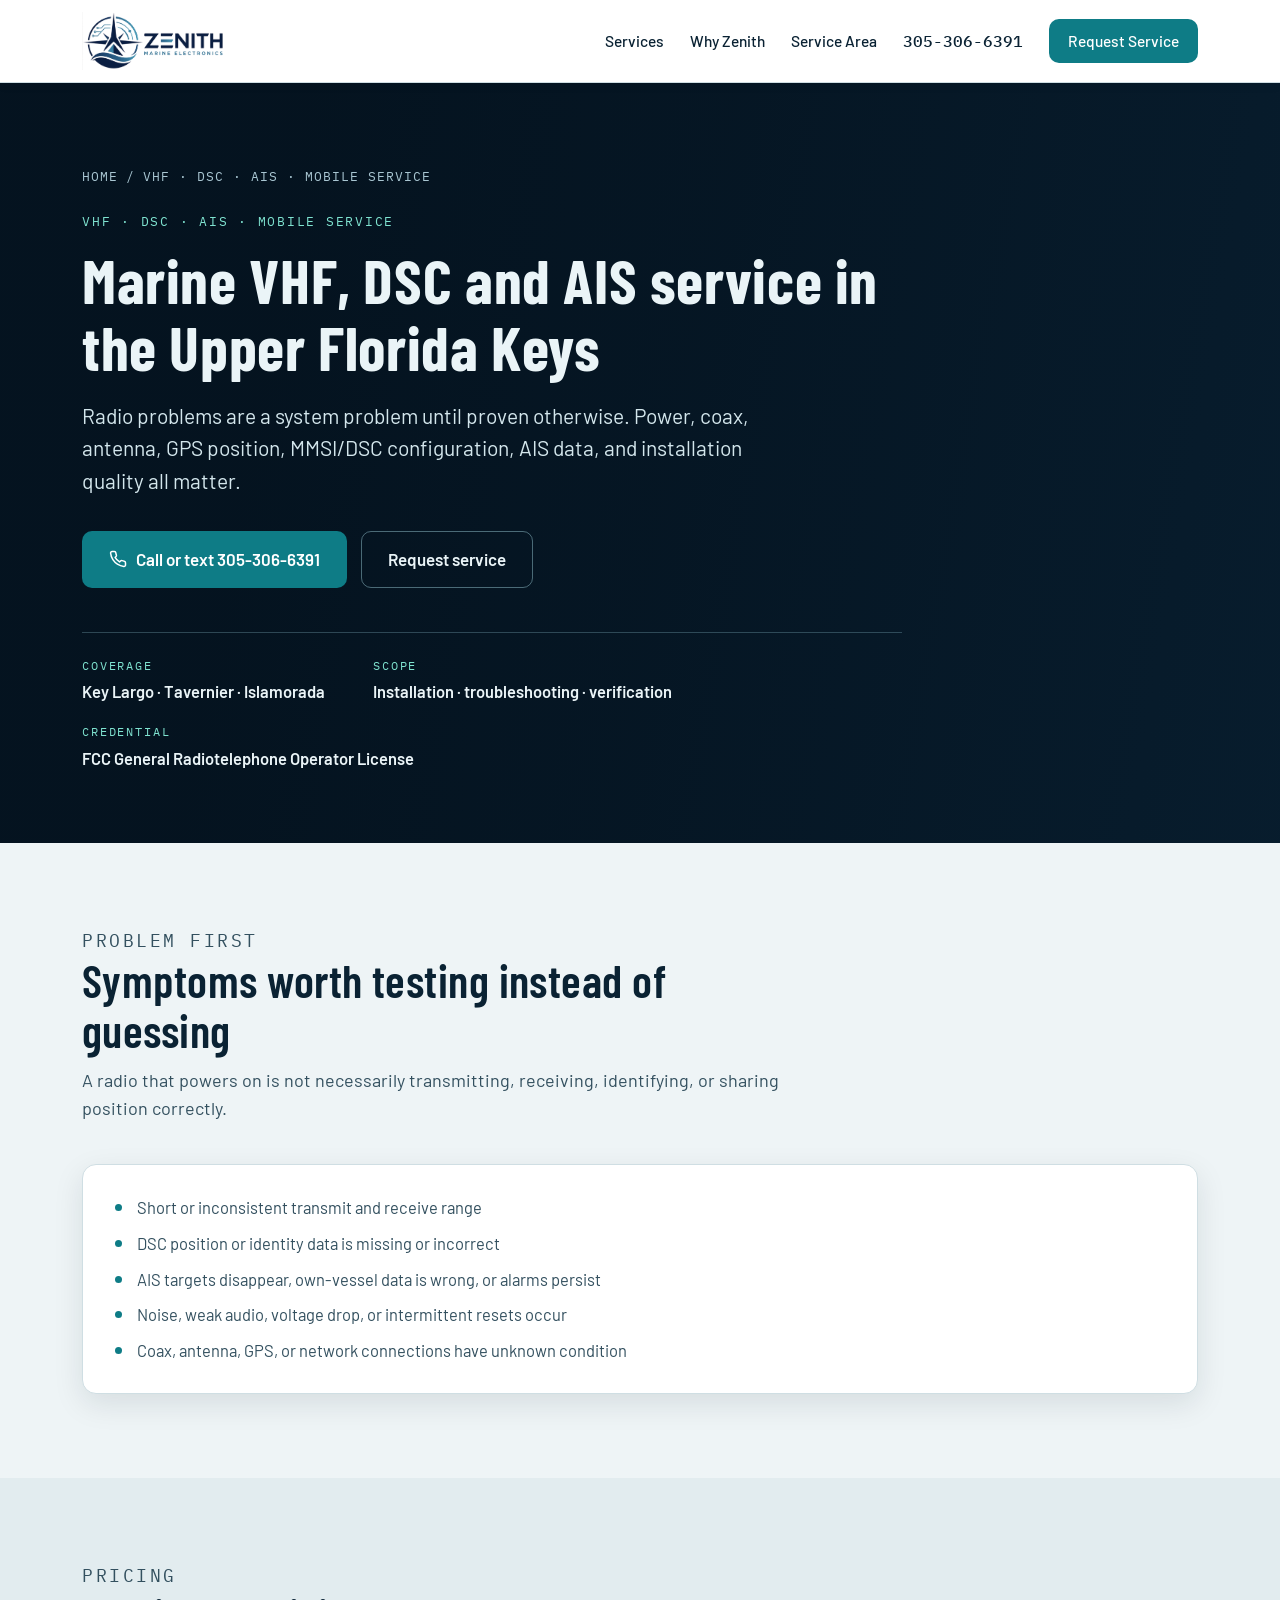
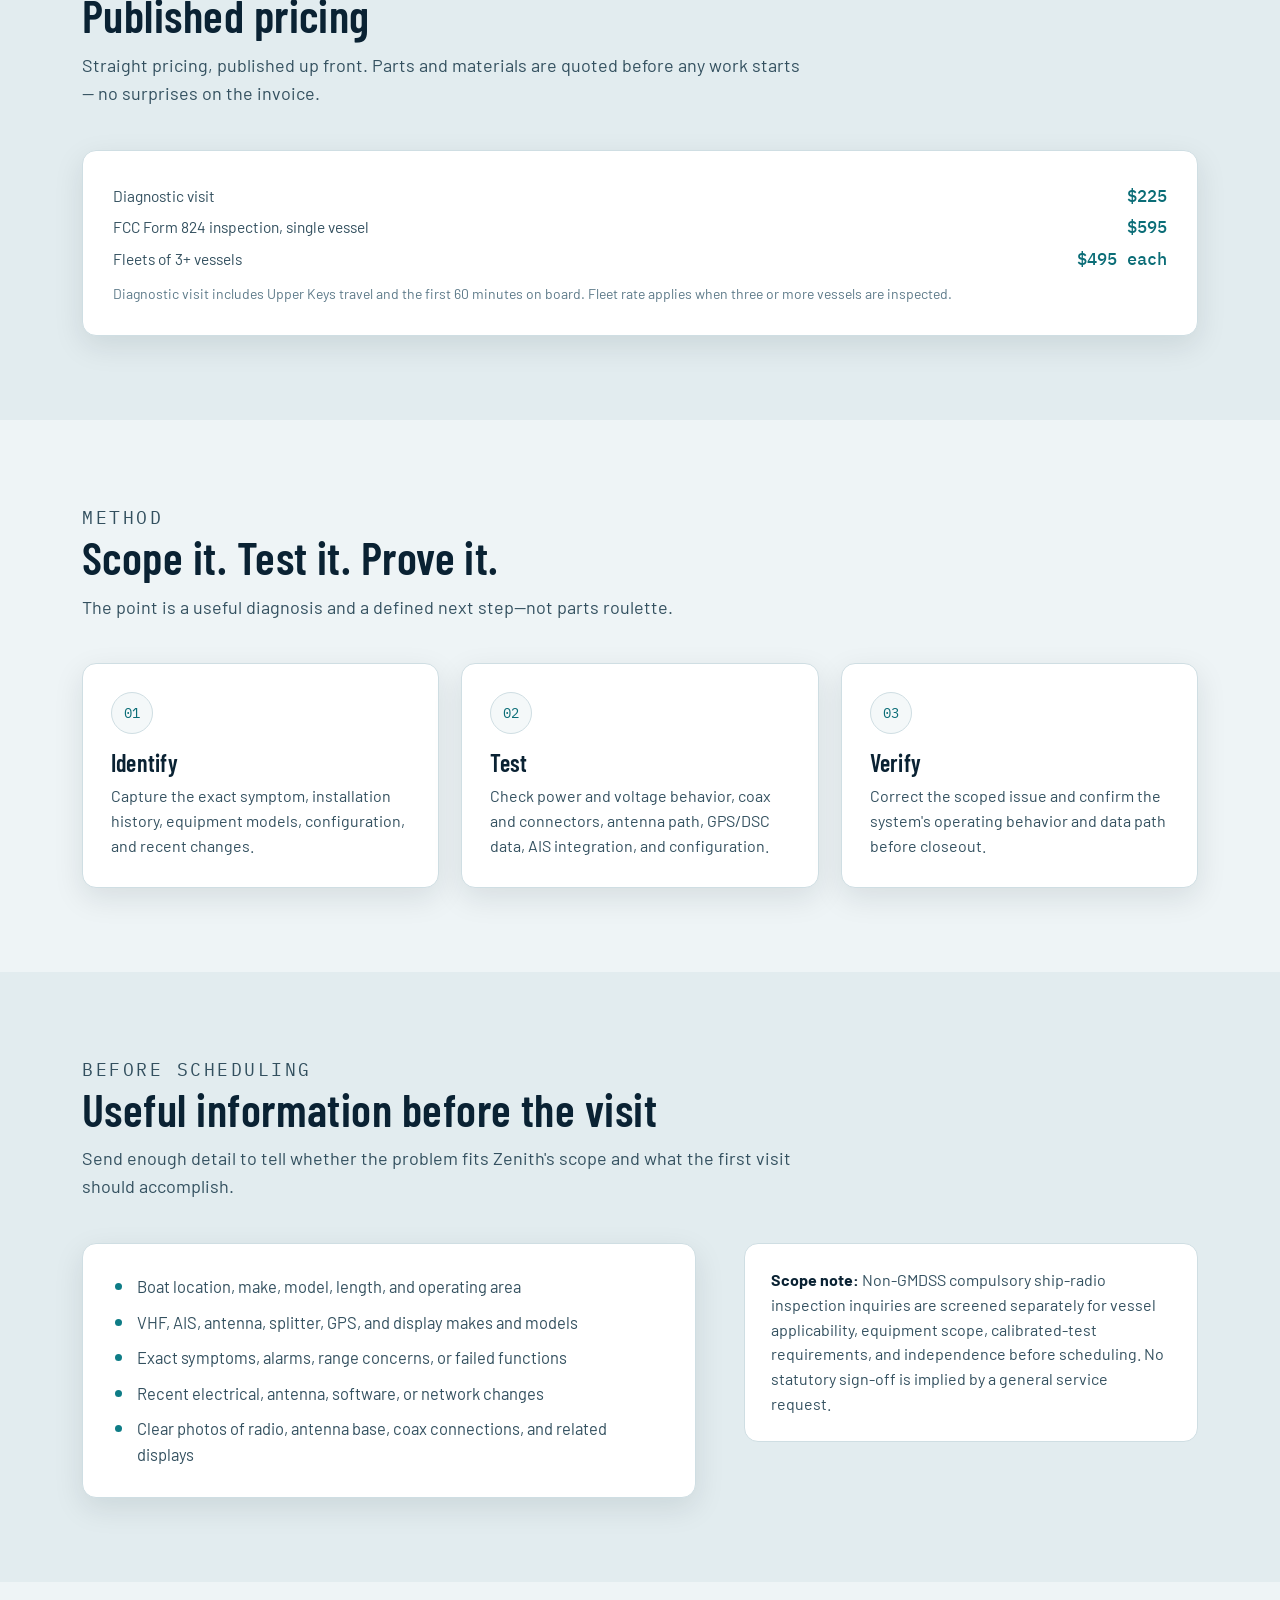
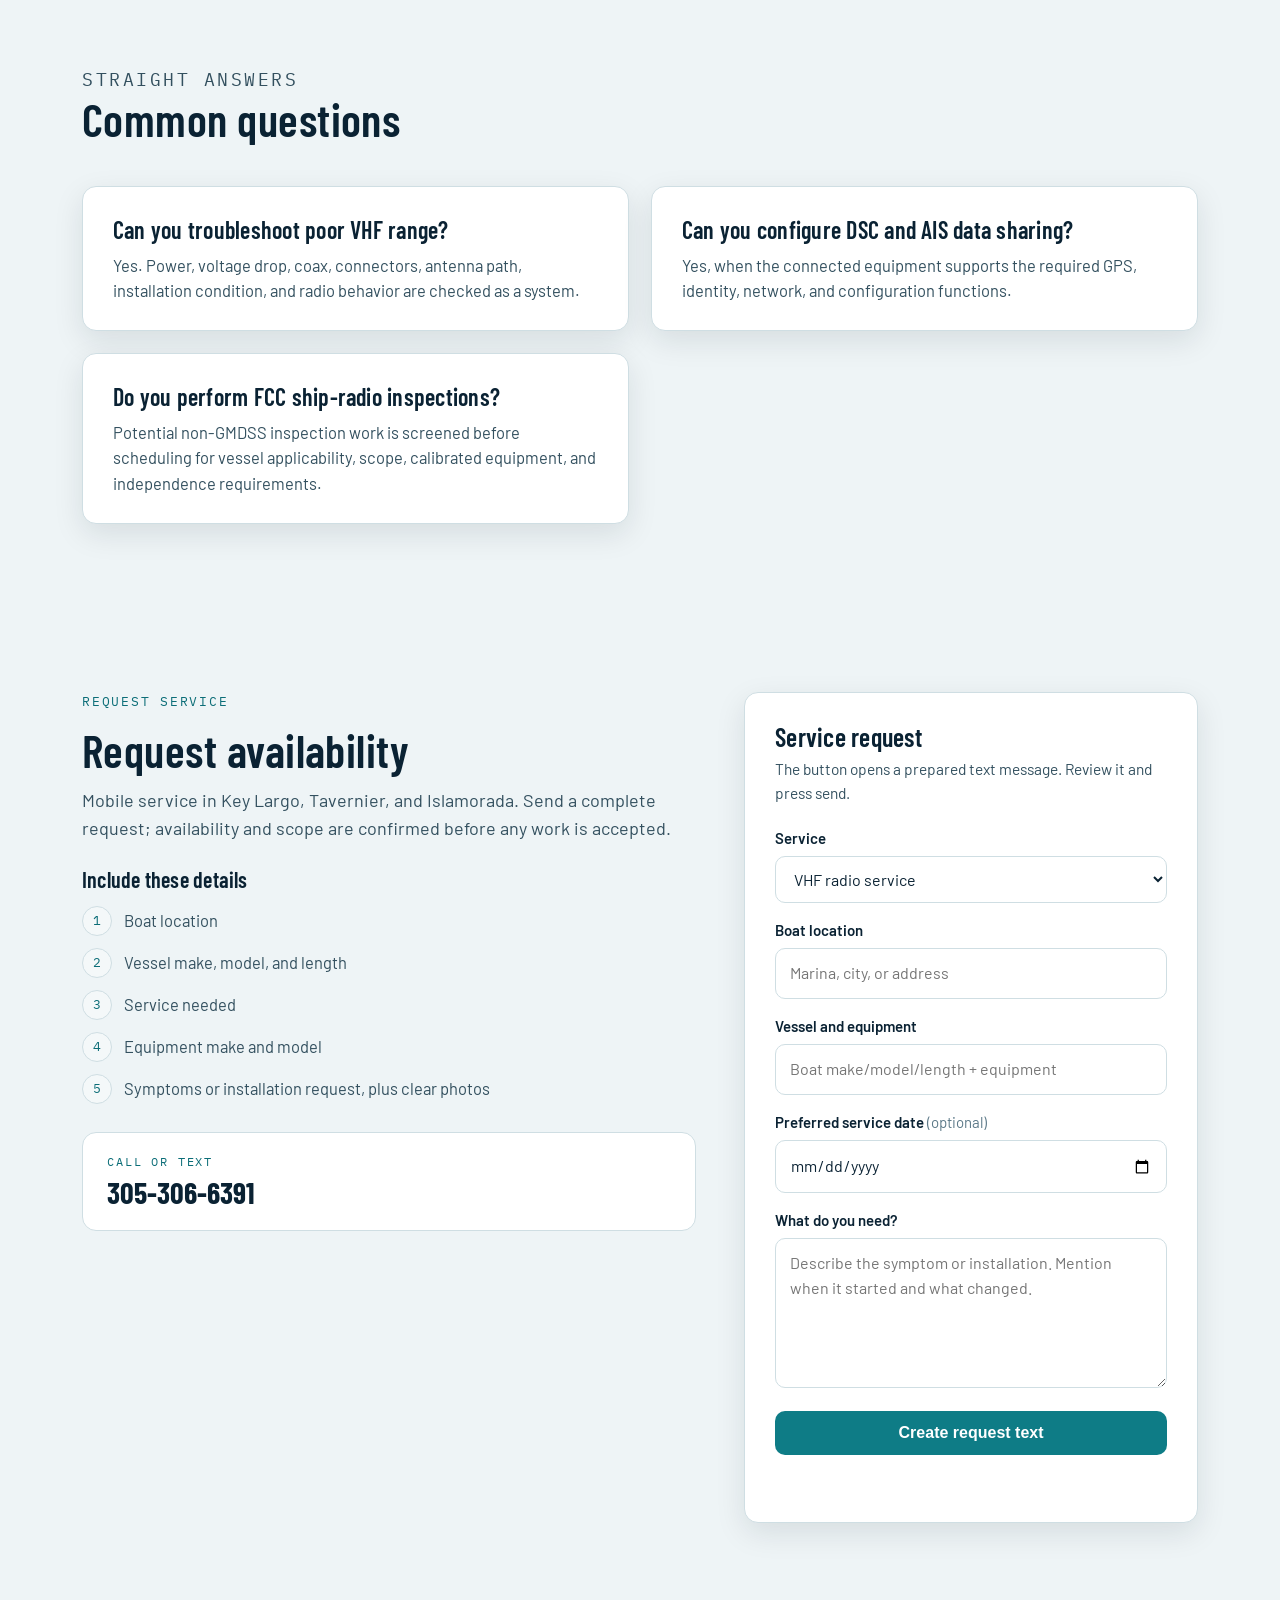
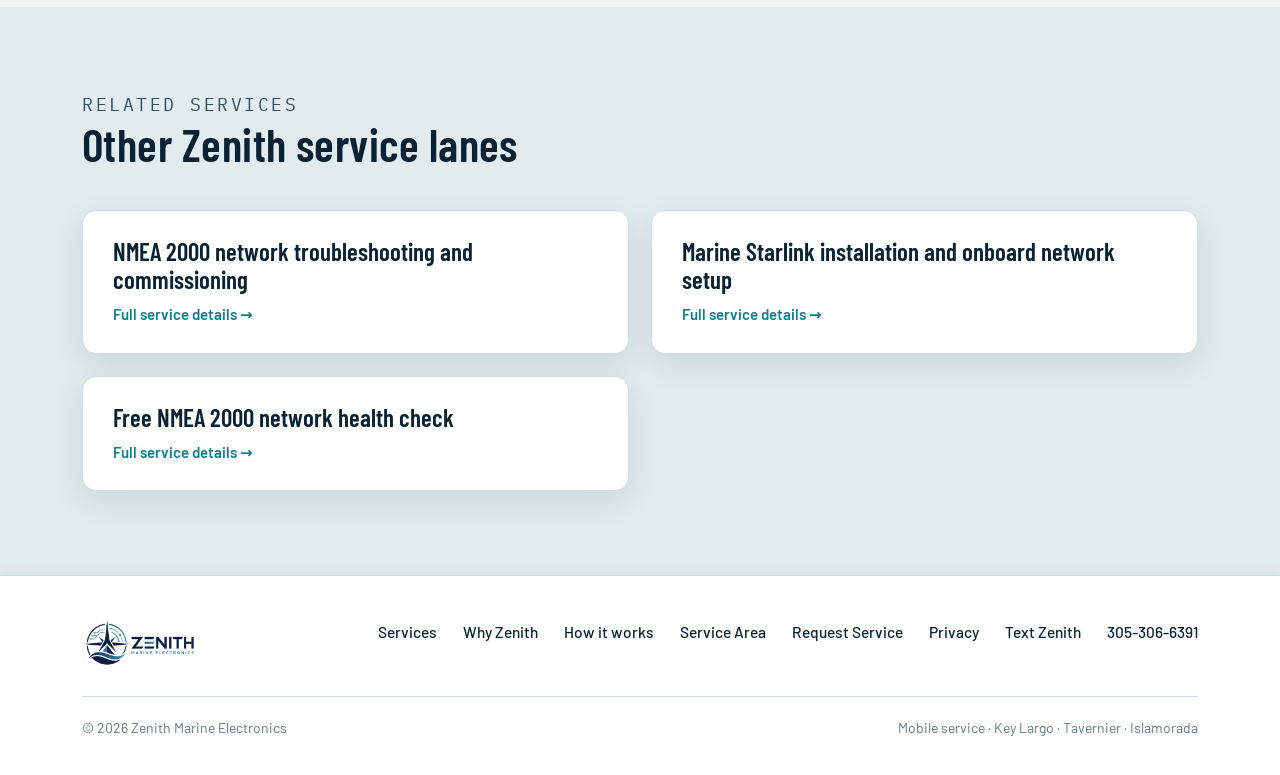
<file: vhf-dsc-ais-service-upper-florida-keys.html>
<!doctype html>
<html lang="en">
  <head>
    <meta charset="utf-8" />
    <meta name="viewport" content="width=device-width, initial-scale=1, viewport-fit=cover" />
    <meta name="color-scheme" content="light dark" />
    <meta name="description" content="Mobile marine VHF, DSC, and AIS installation and troubleshooting in Key Largo, Tavernier, and Islamorada, including power, coax, antenna, GPS, and configuration checks." />
    <meta property="og:type" content="website" />
    <meta property="og:site_name" content="Zenith Marine Electronics" />
    <meta property="og:title" content="Marine VHF, DSC &amp; AIS Service | Upper Florida Keys" />
    <meta property="og:description" content="Mobile marine VHF, DSC, and AIS installation and troubleshooting in Key Largo, Tavernier, and Islamorada, including power, coax, antenna, GPS, and configuration checks." />
    <meta property="og:url" content="https://zenithmarineelectronics.com/vhf-dsc-ais-service-upper-florida-keys.html" />
    <meta property="og:image" content="https://zenithmarineelectronics.com/assets/images/harbor-social.webp" />
    <meta name="twitter:card" content="summary_large_image" />
    <meta name="twitter:title" content="Marine VHF, DSC &amp; AIS Service | Upper Florida Keys" />
    <meta name="twitter:description" content="Mobile marine VHF, DSC, and AIS installation and troubleshooting in Key Largo, Tavernier, and Islamorada, including power, coax, antenna, GPS, and configuration checks." />
    <meta name="twitter:image" content="https://zenithmarineelectronics.com/assets/images/harbor-social.webp" />
    <link rel="icon" href="assets/brand/favicon.png" type="image/png" />
    <title>Marine VHF, DSC &amp; AIS Service | Upper Florida Keys | Zenith Marine Electronics</title>
    <link rel="canonical" href="https://zenithmarineelectronics.com/vhf-dsc-ais-service-upper-florida-keys.html" />
    <link rel="preconnect" href="https://fonts.googleapis.com" />
    <link rel="preconnect" href="https://fonts.gstatic.com" crossorigin />
    <link href="https://fonts.googleapis.com/css2?family=Barlow+Condensed:wght@500;600;700&family=Barlow:wght@400;500;600;700&family=IBM+Plex+Mono:wght@400;500&display=swap" rel="stylesheet" />
    <style>
      :root {
        color-scheme: light;
        --bg: #eef4f6;
        --bg-deep: #e2ecef;
        --surface: #ffffff;
        --surface-2: #f4f8f9;
        --ink: #0a2233;
        --ink-soft: #33505f;
        --ink-faint: #5d7a89;
        --line: #cfdee3;
        --navy: #071a2b;
        --navy-2: #0a2438;
        --teal: #0e7c86;
        --teal-bright: #17a2b0;
        --cyan: #1593c4;
        --accent-ink: #0b6d77;
        --on-navy: #eaf4f7;
        --on-navy-soft: #a9c6d2;
        --price: #0b6d77;
        --shadow: 0 10px 30px rgba(7, 26, 43, 0.10);
        --radius: 14px;
      }
      @media (prefers-color-scheme: dark) {
        :root {
          color-scheme: dark;
          --bg: #06141f;
          --bg-deep: #04101a;
          --surface: #0a2133;
          --surface-2: #0d283d;
          --ink: #e9f3f6;
          --ink-soft: #b3cdd8;
          --ink-faint: #7e9dab;
          --line: #1d3d53;
          --navy: #04101a;
          --navy-2: #071a2b;
          --teal: #2dd4bf;
          --teal-bright: #3ec6d8;
          --cyan: #4cc3e8;
          --accent-ink: #5eead4;
          --on-navy: #eaf4f7;
          --on-navy-soft: #a9c6d2;
          --price: #5eead4;
          --shadow: 0 10px 30px rgba(0, 0, 0, 0.35);
        }
      }

      * { box-sizing: border-box; }
      html { scroll-behavior: smooth; }
      body {
        margin: 0;
        font-family: "Barlow", system-ui, -apple-system, "Segoe UI", sans-serif;
        background: var(--bg);
        color: var(--ink);
        line-height: 1.55;
        font-size: 17px;
        -webkit-font-smoothing: antialiased;
      }
      img { max-width: 100%; display: block; }
      a { color: var(--accent-ink); }
      h1, h2, h3 {
        font-family: "Barlow Condensed", "Barlow", sans-serif;
        font-weight: 600;
        line-height: 1.08;
        margin: 0;
        letter-spacing: 0.01em;
      }
      .wrap { max-width: 1160px; margin: 0 auto; padding: 0 22px; }
      section { padding: 84px 0; }
      .section-head { max-width: 720px; margin-bottom: 42px; }
      .section-head h2 { font-size: clamp(32px, 4.4vw, 46px); margin-bottom: 12px; }
      .section-head p { color: var(--ink-soft); margin: 0; font-size: 18px; }
      .kicker {
        font-family: "IBM Plex Mono", ui-monospace, monospace;
        font-size: 12.5px;
        letter-spacing: 0.14em;
        text-transform: uppercase;
        color: var(--accent-ink);
        margin: 0 0 14px;
      }
      .skip-link {
        position: absolute; left: 16px; top: -60px; z-index: 100;
        background: var(--surface); color: var(--accent-ink);
        padding: 10px 16px; border-radius: 8px; font-weight: 600;
        transition: top 0.15s ease;
      }
      .skip-link:focus { top: 12px; }

      /* ---------- Header (matches index.html) ---------- */
      header {
        position: sticky; top: 0; z-index: 50;
        background: #ffffff;
        border-bottom: 1px solid var(--line);
        box-shadow: 0 1px 12px rgba(7, 26, 43, 0.06);
      }
      .header-in {
        display: flex; align-items: center; gap: 18px;
        padding-top: 12px; padding-bottom: 12px;
      }
      .brand { display: flex; align-items: center; gap: 12px; text-decoration: none; margin-right: auto; }
      .brand-logo {
        height: 58px; width: auto; flex: none;
        background: transparent; border-radius: 0; padding: 0;
      }
      .foot-logo {
        height: 46px; width: auto;
        background: transparent; border-radius: 0; padding: 0;
      }
      nav.main { display: flex; align-items: center; gap: 26px; }
      nav.main a {
        color: #0a2233; text-decoration: none;
        font-weight: 500; font-size: 15.5px;
      }
      nav.main a:hover { color: var(--accent-ink); }
      nav.main a.btn-primary { color: #ffffff; }
      nav.main a.btn-primary:hover { color: #ffffff; }
      @media (prefers-color-scheme: dark) {
        nav.main a.btn-primary, nav.main a.btn-primary:hover { color: #04202b; }
      }
      .btn {
        display: inline-flex; align-items: center; gap: 9px;
        font-weight: 600; font-size: 16px; text-decoration: none;
        border-radius: 10px; padding: 12px 22px;
        border: 1px solid transparent; cursor: pointer;
        transition: background 0.15s ease, border-color 0.15s ease, color 0.15s ease;
      }
      .btn-primary { background: var(--teal); color: #ffffff; }
      .btn-primary:hover { background: var(--teal-bright); color: #ffffff; }
      @media (prefers-color-scheme: dark) {
        .btn-primary { color: #04202b; }
        .btn-primary:hover { color: #04202b; }
      }
      .btn-ghost { border-color: rgba(160, 210, 222, 0.45); color: var(--on-navy); background: transparent; }
      .btn-ghost:hover { border-color: var(--teal-bright); color: var(--teal-bright); }
      .btn-head { padding: 9px 18px; font-size: 15px; }
      .head-phone {
        font-family: "IBM Plex Mono", monospace; font-size: 15px;
        color: #0a2233; text-decoration: none; white-space: nowrap;
      }
      .head-phone:hover { color: var(--accent-ink); }
      @media (max-width: 900px) {
        nav.main a.nav-link { display: none; }
      }
      @media (max-width: 560px) {
        .head-phone { display: none; }
        .brand-logo { height: 48px; padding: 0; }
        .foot-logo { height: 40px; }
      }

      /* ---------- Hero (navy band, matches index.html hero/area tones) ---------- */
      .hero {
        position: relative; color: var(--on-navy);
        background: var(--navy-2);
        overflow: hidden;
      }
      .hero-shade {
        position: absolute; inset: 0;
        background: linear-gradient(100deg, rgba(4, 18, 30, 0.94) 22%, rgba(4, 18, 30, 0.78) 52%, rgba(4, 18, 30, 0.42) 100%);
      }
      .hero-in { position: relative; padding: 84px 0 72px; max-width: 820px; }
      .hero .kicker { color: #7fe3d0; }
      .hero h1 { font-size: clamp(40px, 5.8vw, 62px); font-weight: 700; margin-bottom: 20px; }
      .hero-lede { font-size: clamp(18px, 2.2vw, 21px); color: #d3e6ec; margin: 0 0 34px; max-width: 680px; }
      .hero-ctas { display: flex; flex-wrap: wrap; gap: 14px; margin-bottom: 44px; }
      .hero-ctas .btn { font-size: 17px; padding: 14px 26px; }
      .crumbs {
        position: relative; display: flex; flex-wrap: wrap; gap: 8px;
        font-family: "IBM Plex Mono", monospace; font-size: 12.5px;
        letter-spacing: 0.08em; text-transform: uppercase;
        color: var(--on-navy-soft); margin-bottom: 26px;
      }
      .crumbs a { color: var(--on-navy-soft); text-decoration: none; }
      .crumbs a:hover { color: #7fe3d0; }
      .fact-row {
        position: relative; display: flex; flex-wrap: wrap; gap: 18px 48px;
        border-top: 1px solid rgba(150, 205, 220, 0.28);
        padding-top: 24px; margin: 0;
      }
      .fact dt {
        font-family: "IBM Plex Mono", monospace; font-size: 11.5px;
        letter-spacing: 0.16em; text-transform: uppercase;
        color: #7fe3d0; margin-bottom: 5px;
      }
      .fact dd { margin: 0; font-weight: 600; font-size: 16.5px; color: var(--on-navy); }
      @media (max-width: 640px) {
        .hero-in { padding: 60px 0 56px; }
        .hero-shade { background: linear-gradient(180deg, rgba(4, 18, 30, 0.88), rgba(4, 18, 30, 0.82)); }
      }

      /* ---------- Cards, check lists, pricing (index.html components) ---------- */
      .band { background: var(--bg-deep); }
      .panel {
        background: var(--surface); border: 1px solid var(--line);
        border-radius: var(--radius); padding: 30px;
        box-shadow: var(--shadow);
      }
      .check-list { margin: 0; padding: 0; list-style: none; }
      .check-list li {
        position: relative; padding-left: 24px; margin-bottom: 10px;
        color: var(--ink-soft); font-size: 16.5px;
      }
      .check-list li:last-child { margin-bottom: 0; }
      .check-list li::before {
        content: ""; position: absolute; left: 2px; top: 9px;
        width: 7px; height: 7px; border-radius: 50%;
        background: var(--teal);
      }
      .price-box { border-top: 1px solid var(--line); padding-top: 16px; }
      .price-panel .price-box { border-top: none; padding-top: 0; }
      .price-line { display: flex; justify-content: space-between; align-items: baseline; gap: 14px; padding: 3px 0; }
      .price-line .what { color: var(--ink-soft); font-size: 15.5px; }
      .price-line .amt {
        font-family: "IBM Plex Mono", monospace; font-weight: 500;
        color: var(--price); white-space: nowrap; font-size: 16.5px;
      }
      .price-note { font-size: 14px; color: var(--ink-faint); margin: 8px 0 0; }
      .note-box {
        border: 1px solid var(--line); border-radius: var(--radius);
        background: var(--surface); padding: 24px 26px;
        color: var(--ink-soft); font-size: 16px;
      }
      .note-box strong { color: var(--ink); }
      .note-box p { margin: 0; }

      /* ---------- Process steps (index.html) ---------- */
      .steps { display: grid; grid-template-columns: repeat(3, 1fr); gap: 22px; }
      @media (max-width: 820px) { .steps { grid-template-columns: 1fr; } }
      .step {
        border: 1px solid var(--line); border-radius: var(--radius);
        background: var(--surface); padding: 28px; box-shadow: var(--shadow);
      }
      .step-num {
        font-family: "IBM Plex Mono", monospace; font-size: 14px;
        color: var(--accent-ink); border: 1px solid var(--line);
        background: var(--surface-2); border-radius: 999px;
        width: 42px; height: 42px; display: flex; align-items: center; justify-content: center;
        margin-bottom: 16px;
      }
      .step h3 { font-size: 24px; margin-bottom: 8px; }
      .step p { margin: 0; color: var(--ink-soft); font-size: 16px; }

      /* ---------- FAQ + related cards (index.html .svc) ---------- */
      .svc-grid { display: grid; grid-template-columns: repeat(2, 1fr); gap: 22px; }
      @media (max-width: 820px) { .svc-grid { grid-template-columns: 1fr; } }
      .svc {
        background: var(--surface); border: 1px solid var(--line);
        border-radius: var(--radius); padding: 30px 30px 26px;
        box-shadow: var(--shadow);
      }
      .svc h3 { font-size: 24px; margin-bottom: 10px; }
      .svc p { color: var(--ink-soft); margin: 0; font-size: 16.5px; }
      .svc-link { display: inline-block; margin-top: 14px; font-weight: 600; font-size: 15px; color: #0e7c8c; text-decoration: none; }
      .svc-link:hover { text-decoration: underline; }
      .related-grid { display: grid; grid-template-columns: 1fr 1fr; gap: 22px; }
      @media (max-width: 820px) { .related-grid { grid-template-columns: 1fr; } }
      .related-card {
        display: block; background: var(--surface); border: 1px solid var(--line);
        border-radius: var(--radius); padding: 26px 30px;
        box-shadow: var(--shadow); text-decoration: none;
      }
      .related-card .related-name {
        font-family: "Barlow Condensed", "Barlow", sans-serif; font-weight: 600;
        font-size: 25px; line-height: 1.12; color: var(--ink); display: block;
      }
      .related-card .svc-link { margin-top: 10px; }
      .related-card:hover .related-name { color: var(--accent-ink); }

      /* ---------- Request (index.html form system) ---------- */
      .req-grid { display: grid; grid-template-columns: 1.15fr 0.85fr; gap: 48px; align-items: start; }
      @media (max-width: 900px) { .req-grid { grid-template-columns: 1fr; gap: 36px; } }
      .req-copy h2 { font-size: clamp(32px, 4.4vw, 46px); margin-bottom: 12px; }
      .req-copy .intro { color: var(--ink-soft); font-size: 18px; margin: 0 0 26px; }
      .req-copy h3 { font-size: 22px; margin-bottom: 14px; }
      .intake-list { list-style: none; margin: 0 0 28px; padding: 0; display: grid; gap: 12px; }
      .intake-list li { display: flex; gap: 12px; align-items: center; color: var(--ink-soft); font-size: 16.5px; }
      .intake-list .n {
        font-family: "IBM Plex Mono", monospace; font-size: 13px;
        color: var(--accent-ink); border: 1px solid var(--line);
        background: var(--surface-2); border-radius: 999px;
        width: 30px; height: 30px; flex: none;
        display: flex; align-items: center; justify-content: center;
      }
      .direct-contact {
        border: 1px solid var(--line); border-radius: var(--radius);
        background: var(--surface); padding: 20px 24px;
      }
      .direct-contact .dc-label {
        display: block; font-family: "IBM Plex Mono", monospace;
        font-size: 11.5px; letter-spacing: 0.16em; text-transform: uppercase;
        color: var(--accent-ink); margin-bottom: 6px;
      }
      .direct-contact .dc-phone {
        font-family: "Barlow Condensed", sans-serif; font-size: 30px; font-weight: 700;
        color: var(--ink); text-decoration: none; line-height: 1;
      }
      .direct-contact .dc-phone:hover { color: var(--accent-ink); }
      .form-card {
        background: var(--surface); border: 1px solid var(--line);
        border-radius: var(--radius); padding: 30px; box-shadow: var(--shadow);
      }
      .form-heading h3 { font-size: 26px; margin-bottom: 6px; }
      .form-heading p { color: var(--ink-soft); font-size: 15.5px; margin: 0 0 22px; }
      form.req { display: grid; gap: 16px; }
      .field label { display: block; font-weight: 600; font-size: 15px; margin-bottom: 6px; }
      .field label .opt { font-weight: 400; color: var(--ink-faint); }
      .field input, .field select, .field textarea {
        width: 100%; font: inherit; font-size: 16px; color: var(--ink);
        background: var(--surface); border: 1px solid var(--line);
        border-radius: 10px; padding: 12px 14px;
      }
      .field textarea { min-height: 108px; resize: vertical; }
      .field input:focus, .field select:focus, .field textarea:focus {
        outline: 2px solid var(--teal-bright); outline-offset: 1px; border-color: transparent;
      }
      .form-submit { justify-content: center; width: 100%; }
      .form-status { margin: 0; min-height: 1.4em; font-size: 15px; color: var(--accent-ink); }
      .form-noscript { margin: 0; font-size: 15px; color: var(--ink-soft); }

      /* ---------- Footer (matches index.html) ---------- */
      footer {
        background: #ffffff; color: #33505f;
        padding: 44px 0 36px; border-top: 1px solid #cfdee3;
        box-shadow: 0 -1px 12px rgba(7, 26, 43, 0.06);
      }
      .foot-in { display: flex; flex-wrap: wrap; gap: 18px 40px; align-items: flex-start; justify-content: space-between; }
      .foot-brand { display: flex; align-items: center; gap: 12px; }
      .foot-links { display: flex; flex-wrap: wrap; gap: 8px 26px; font-size: 15.5px; }
      .foot-links a { color: #0a2233; text-decoration: none; font-weight: 500; }
      .foot-links a:hover { color: var(--accent-ink); }
      .foot-bottom {
        margin-top: 30px; padding-top: 20px;
        border-top: 1px solid #cfdee3;
        color: #5d7a89;
        font-size: 14px; display: flex; flex-wrap: wrap; gap: 6px 22px; justify-content: space-between;
      }

      section[id], footer[id] { scroll-margin-top: 84px; }
      @media (prefers-reduced-motion: reduce) {
        html { scroll-behavior: auto; }
        * { transition: none !important; }
      }
    </style>
    <script type="application/ld+json">
{
  "@context": "https://schema.org",
  "@graph": [
    {
      "@type": "Service",
      "name": "Marine VHF, DSC, and AIS installation and troubleshooting",
      "url": "https://zenithmarineelectronics.com/vhf-dsc-ais-service-upper-florida-keys.html",
      "description": "Mobile marine VHF, DSC, and AIS installation and troubleshooting in Key Largo, Tavernier, and Islamorada, including power, coax, antenna, GPS, and configuration checks.",
      "provider": {
        "@type": "ProfessionalService",
        "name": "Zenith Marine Electronics",
        "url": "https://zenithmarineelectronics.com/",
        "telephone": "+1-305-306-6391"
      },
      "areaServed": [
        {
          "@type": "City",
          "name": "Key Largo, Florida"
        },
        {
          "@type": "City",
          "name": "Tavernier, Florida"
        },
        {
          "@type": "City",
          "name": "Islamorada, Florida"
        }
      ]
    },
    {
      "@type": "FAQPage",
      "mainEntity": [
        {
          "@type": "Question",
          "name": "Can you troubleshoot poor VHF range?",
          "acceptedAnswer": {
            "@type": "Answer",
            "text": "Yes. Power, voltage drop, coax, connectors, antenna path, installation condition, and radio behavior are checked as a system."
          }
        },
        {
          "@type": "Question",
          "name": "Can you configure DSC and AIS data sharing?",
          "acceptedAnswer": {
            "@type": "Answer",
            "text": "Yes, when the connected equipment supports the required GPS, identity, network, and configuration functions."
          }
        },
        {
          "@type": "Question",
          "name": "Do you perform FCC ship-radio inspections?",
          "acceptedAnswer": {
            "@type": "Answer",
            "text": "Potential non-GMDSS inspection work is screened before scheduling for vessel applicability, scope, calibrated equipment, and independence requirements."
          }
        }
      ]
    }
  ]
}
    </script>
    <!-- Google tag (gtag.js) -->
    <script async src="https://www.googletagmanager.com/gtag/js?id=G-H8KGT9K2TM"></script>
    <script>
      window.dataLayer = window.dataLayer || [];
      window.gtag = window.gtag || function(){ window.dataLayer.push(arguments); };
      window.gtag('js', new Date());
      window.gtag('config', 'G-H8KGT9K2TM');
      window.gtag('config', 'AW-18533576927');
    </script>
  <!-- Meta Pixel Code -->
<script>
!function(f,b,e,v,n,t,s)
{if(f.fbq)return;n=f.fbq=function(){n.callMethod?
n.callMethod.apply(n,arguments):n.queue.push(arguments)};
if(!f._fbq)f._fbq=n;n.push=n;n.loaded=!0;n.version='2.0';
n.queue=[];t=b.createElement(e);t.async=!0;
t.src=v;s=b.getElementsByTagName(e)[0];
s.parentNode.insertBefore(t,s)}(window, document,'script',
'https://connect.facebook.net/en_US/fbevents.js');
fbq('init', '1055938024136920');
fbq('track', 'PageView');
</script>
<noscript><img height="1" width="1" style="display:none"
src="https://www.facebook.com/tr?id=1055938024136920&ev=PageView&noscript=1"
/></noscript>
<!-- End Meta Pixel Code -->
</head>
  <body>
    <a class="skip-link" href="#main">Skip to content</a>

    <!-- ================= Header ================= -->
    <header data-header>
      <div class="wrap header-in">
        <a class="brand" href="index.html" aria-label="Zenith Marine Electronics — home">
          <img class="brand-logo" src="assets/brand/zenith-full.webp" alt="Zenith Marine Electronics" width="1500" height="618" />
        </a>
        <nav class="main" aria-label="Main">
          <a class="nav-link" href="index.html#services">Services</a>
          <a class="nav-link" href="index.html#why">Why Zenith</a>
          <a class="nav-link" href="index.html#area">Service Area</a>
          <a class="head-phone" href="tel:+13053066391">305-306-6391</a>
          <a class="btn btn-primary btn-head" href="#request">Request Service</a>
        </nav>
      </div>
    </header>

    <main id="main">
      <!-- ================= Hero ================= -->
      <div class="hero">
        <div class="hero-shade" aria-hidden="true"></div>
        <div class="wrap">
          <div class="hero-in">
            <nav class="crumbs" aria-label="Breadcrumb">
              <a href="index.html">Home</a><span aria-hidden="true">/</span><span>VHF · DSC · AIS · Mobile service</span>
            </nav>
            <p class="kicker">VHF · DSC · AIS · Mobile service</p>
            <h1>Marine VHF, DSC and AIS service in the Upper Florida Keys</h1>
            <p class="hero-lede">Radio problems are a system problem until proven otherwise. Power, coax, antenna, GPS position, MMSI/DSC configuration, AIS data, and installation quality all matter.</p>
            <div class="hero-ctas">
              <a class="btn btn-primary" href="tel:+13053066391"><svg width="18" height="18" viewBox="0 0 24 24" fill="none" stroke="currentColor" stroke-width="2" stroke-linecap="round" stroke-linejoin="round" aria-hidden="true"><path d="M22 16.92v3a2 2 0 0 1-2.18 2 19.79 19.79 0 0 1-8.63-3.07 19.5 19.5 0 0 1-6-6 19.79 19.79 0 0 1-3.07-8.67A2 2 0 0 1 4.11 2h3a2 2 0 0 1 2 1.72c.127.96.361 1.903.7 2.81a2 2 0 0 1-.45 2.11L8.09 9.91a16 16 0 0 0 6 6l1.27-1.27a2 2 0 0 1 2.11-.45c.907.339 1.85.573 2.81.7A2 2 0 0 1 22 16.92z"/></svg> Call or text 305-306-6391</a>
              <a class="btn btn-ghost" href="#request">Request service</a>
            </div>
            <dl class="fact-row">
          <div class="fact"><dt>Coverage</dt><dd>Key Largo · Tavernier · Islamorada</dd></div>
          <div class="fact"><dt>Scope</dt><dd>Installation · troubleshooting · verification</dd></div>
          <div class="fact"><dt>Credential</dt><dd>FCC General Radiotelephone Operator License</dd></div>
            </dl>
          </div>
        </div>
      </div>

      <!-- ================= Signals ================= -->
      <section aria-labelledby="signals-title">
        <div class="wrap">
          <div class="section-head">
            <p class="kicker">Problem first</p>
            <h2 id="signals-title">Symptoms worth testing instead of guessing</h2>
            <p>A radio that powers on is not necessarily transmitting, receiving, identifying, or sharing position correctly.</p>
          </div>
          <div class="panel">
            <ul class="check-list">
              <li>Short or inconsistent transmit and receive range</li>
              <li>DSC position or identity data is missing or incorrect</li>
              <li>AIS targets disappear, own-vessel data is wrong, or alarms persist</li>
              <li>Noise, weak audio, voltage drop, or intermittent resets occur</li>
              <li>Coax, antenna, GPS, or network connections have unknown condition</li>
            </ul>
          </div>
        </div>
      </section>


      <!-- ================= Pricing ================= -->
      <section class="band" aria-labelledby="pricing-title">
        <div class="wrap">
          <div class="section-head">
            <p class="kicker">Pricing</p>
            <h2 id="pricing-title">Published pricing</h2>
            <p>Straight pricing, published up front. Parts and materials are quoted before any work starts — no surprises on the invoice.</p>
          </div>
          <div class="panel price-panel">
            <div class="price-box">
              <div class="price-line"><span class="what">Diagnostic visit</span><span class="amt">$225</span></div>
              <div class="price-line"><span class="what">FCC Form 824 inspection, single vessel</span><span class="amt">$595</span></div>
              <div class="price-line"><span class="what">Fleets of 3+ vessels</span><span class="amt">$495 each</span></div>
              <p class="price-note">Diagnostic visit includes Upper Keys travel and the first 60 minutes on board. Fleet rate applies when three or more vessels are inspected.</p>
            </div>
          </div>
        </div>
      </section>

      <!-- ================= Process ================= -->
      <section aria-labelledby="process-title">
        <div class="wrap">
          <div class="section-head">
            <p class="kicker">Method</p>
            <h2 id="process-title">Scope it. Test it. Prove it.</h2>
            <p>The point is a useful diagnosis and a defined next step—not parts roulette.</p>
          </div>
          <div class="steps">
          <article class="step">
            <div class="step-num">01</div>
            <h3>Identify</h3>
            <p>Capture the exact symptom, installation history, equipment models, configuration, and recent changes.</p>
          </article>
          <article class="step">
            <div class="step-num">02</div>
            <h3>Test</h3>
            <p>Check power and voltage behavior, coax and connectors, antenna path, GPS/DSC data, AIS integration, and configuration.</p>
          </article>
          <article class="step">
            <div class="step-num">03</div>
            <h3>Verify</h3>
            <p>Correct the scoped issue and confirm the system&#x27;s operating behavior and data path before closeout.</p>
          </article>
          </div>
        </div>
      </section>

      <!-- ================= Scope ================= -->
      <section class="band" aria-labelledby="scope-title">
        <div class="wrap">
          <div class="section-head">
            <p class="kicker">Before scheduling</p>
            <h2 id="scope-title">Useful information before the visit</h2>
            <p>Send enough detail to tell whether the problem fits Zenith's scope and what the first visit should accomplish.</p>
          </div>
          <div class="req-grid">
            <div class="panel">
              <ul class="check-list">
              <li>Boat location, make, model, length, and operating area</li>
              <li>VHF, AIS, antenna, splitter, GPS, and display makes and models</li>
              <li>Exact symptoms, alarms, range concerns, or failed functions</li>
              <li>Recent electrical, antenna, software, or network changes</li>
              <li>Clear photos of radio, antenna base, coax connections, and related displays</li>
              </ul>
            </div>
            <div class="note-box">
              <p><strong>Scope note:</strong> Non-GMDSS compulsory ship-radio inspection inquiries are screened separately for vessel applicability, equipment scope, calibrated-test requirements, and independence before scheduling. No statutory sign-off is implied by a general service request.</p>
            </div>
          </div>
        </div>
      </section>

      <!-- ================= FAQ ================= -->
      <section aria-labelledby="faq-title">
        <div class="wrap">
          <div class="section-head">
            <p class="kicker">Straight answers</p>
            <h2 id="faq-title">Common questions</h2>
          </div>
          <div class="svc-grid">
          <article class="svc">
            <h3>Can you troubleshoot poor VHF range?</h3>
            <p>Yes. Power, voltage drop, coax, connectors, antenna path, installation condition, and radio behavior are checked as a system.</p>
          </article>
          <article class="svc">
            <h3>Can you configure DSC and AIS data sharing?</h3>
            <p>Yes, when the connected equipment supports the required GPS, identity, network, and configuration functions.</p>
          </article>
          <article class="svc">
            <h3>Do you perform FCC ship-radio inspections?</h3>
            <p>Potential non-GMDSS inspection work is screened before scheduling for vessel applicability, scope, calibrated equipment, and independence requirements.</p>
          </article>
          </div>
        </div>
      </section>

      <!-- ================= Request ================= -->
      <section id="request" aria-labelledby="booking-title">
        <div class="wrap">
          <div class="req-grid">
            <div class="req-copy" id="service-area">
              <p class="kicker">Request service</p>
              <h2 id="booking-title">Request availability</h2>
              <p class="intro">Mobile service in Key Largo, Tavernier, and Islamorada. Send a complete request; availability and scope are confirmed before any work is accepted.</p>
              <h3>Include these details</h3>
              <ol class="intake-list">
                <li><span class="n">1</span>Boat location</li>
                <li><span class="n">2</span>Vessel make, model, and length</li>
                <li><span class="n">3</span>Service needed</li>
                <li><span class="n">4</span>Equipment make and model</li>
                <li><span class="n">5</span>Symptoms or installation request, plus clear photos</li>
              </ol>
              <div class="direct-contact">
                <span class="dc-label">Call or text</span>
                <a class="dc-phone" href="tel:+13053066391">305-306-6391</a>
              </div>
            </div>

            <div class="form-card">
              <div class="form-heading">
                <h3>Service request</h3>
                <p>The button opens a prepared text message. Review it and press send.</p>
              </div>
              <form class="req" data-booking-form>
                <div class="field">
                  <label for="service">Service</label>
                  <select id="service" name="service" required>
              <option value="NMEA 2000 networks">NMEA 2000 networks</option>
              <option value="NMEA 2000 network health check">NMEA 2000 network health check</option>
              <option value="Starlink systems">Starlink systems</option>
              <option value="VHF radio service" selected>VHF radio service</option>
              <option value="FCC ship-radio inspection">FCC ship-radio inspection</option>
                  </select>
                </div>
                <div class="field">
                  <label for="location">Boat location</label>
                  <input id="location" name="location" type="text" autocomplete="street-address" placeholder="Marina, city, or address" required />
                </div>
                <div class="field">
                  <label for="vessel">Vessel and equipment</label>
                  <input id="vessel" name="vessel" type="text" placeholder="Boat make/model/length + equipment" required />
                </div>
                <div class="field">
                  <label for="date">Preferred service date <span class="opt">(optional)</span></label>
                  <input id="date" name="date" type="date" />
                </div>
                <div class="field">
                  <label for="details">What do you need?</label>
                  <textarea id="details" name="details" rows="5" placeholder="Describe the symptom or installation. Mention when it started and what changed." required></textarea>
                </div>
                <button class="btn btn-primary form-submit" type="submit">Create request text</button>
                <p class="form-status" data-form-status aria-live="polite"></p>
                <noscript><p class="form-noscript">JavaScript is required to prepare the request. Call or text <a href="sms:+13053066391">305-306-6391</a>.</p></noscript>
              </form>
            </div>
          </div>
        </div>
      </section>

      <!-- ================= Related ================= -->
      <section class="band" aria-labelledby="related-title">
        <div class="wrap">
          <div class="section-head">
            <p class="kicker">Related services</p>
            <h2 id="related-title">Other Zenith service lanes</h2>
          </div>
          <div class="related-grid">
          <a class="related-card" href="nmea-2000-troubleshooting-upper-florida-keys.html">
            <span class="related-name">NMEA 2000 network troubleshooting and commissioning</span>
            <span class="svc-link">Full service details <span aria-hidden="true">→</span></span>
          </a>
          <a class="related-card" href="marine-starlink-installation-upper-florida-keys.html">
            <span class="related-name">Marine Starlink installation and onboard network setup</span>
            <span class="svc-link">Full service details <span aria-hidden="true">→</span></span>
          </a>
          <a class="related-card" href="free-nmea-2000-network-health-check-upper-florida-keys.html">
            <span class="related-name">Free NMEA 2000 network health check</span>
            <span class="svc-link">Full service details <span aria-hidden="true">→</span></span>
          </a>
          </div>
        </div>
      </section>
    </main>

    <!-- ================= Footer ================= -->
    <footer>
      <div class="wrap">
        <div class="foot-in">
          <div class="foot-brand">
            <img class="foot-logo" src="assets/brand/zenith-full.webp" alt="Zenith Marine Electronics" width="1500" height="618" />
          </div>
          <nav class="foot-links" aria-label="Footer">
            <a href="index.html#services">Services</a>
            <a href="index.html#why">Why Zenith</a>
            <a href="index.html#how">How it works</a>
            <a href="index.html#area">Service Area</a>
            <a href="#request">Request Service</a>
            <a href="privacy.html">Privacy</a>
            <a href="sms:+13053066391">Text Zenith</a>
            <a href="tel:+13053066391">305-306-6391</a>
          </nav>
        </div>
        <div class="foot-bottom">
          <span>© <span data-year>2026</span> Zenith Marine Electronics</span>
          <span>Mobile service · Key Largo · Tavernier · Islamorada</span>
        </div>
      </div>
    </footer>

    <script src="app.js?v=20261105-call" defer></script>

    <script>
      (function () {
        var form = document.querySelector('[data-booking-form]');
        if (!form) { return; }
        form.addEventListener('submit', function () {
          if (!form.checkValidity()) { return; }
          if (typeof window.gtag === 'function') {
            window.gtag('event', 'conversion', {'send_to': 'AW-18533576927/N9TqCLynuakdEN_hv4VF'});
          }
        });
      })();
    </script>

  </body>
</html>
</file>
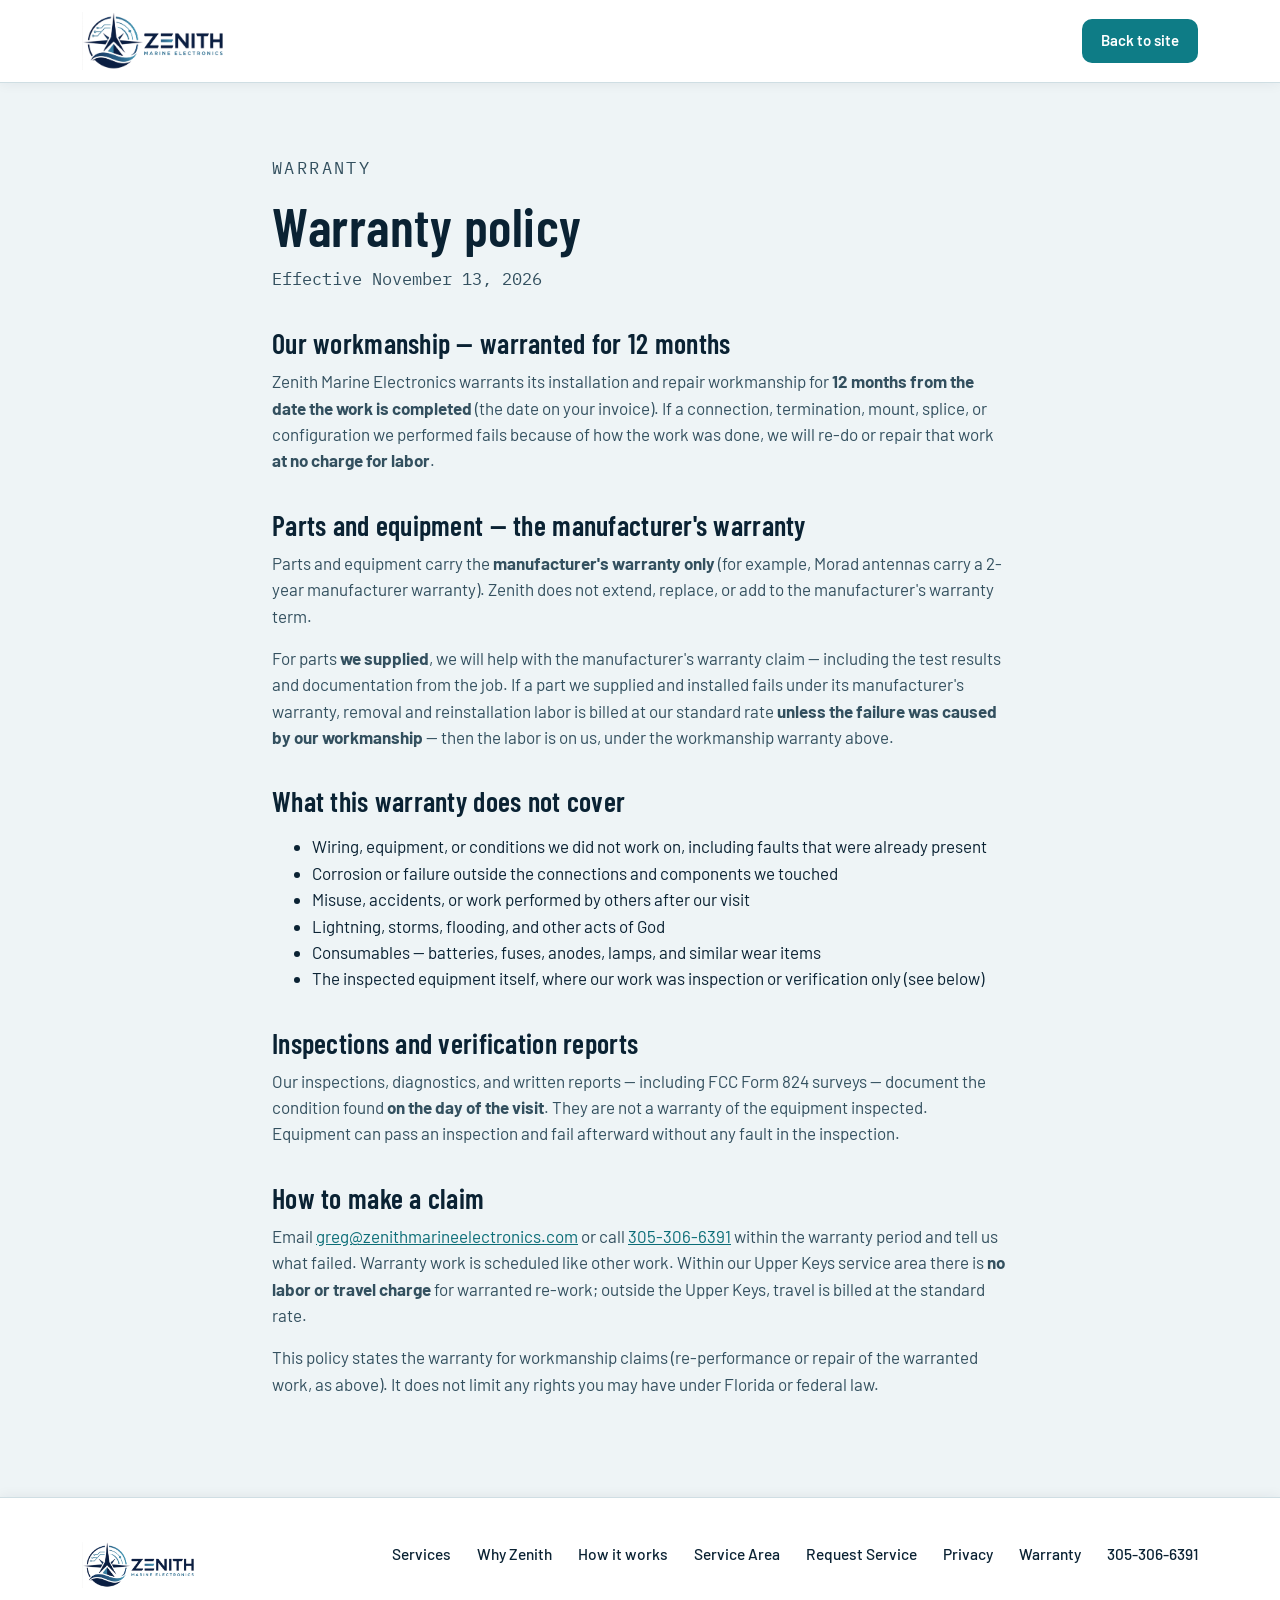
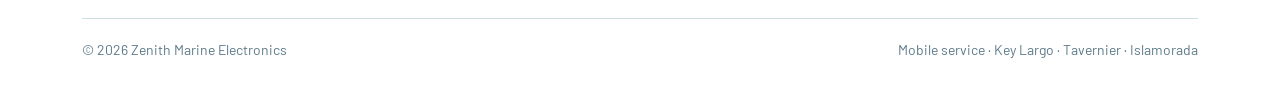
<file: warranty.html>
<!doctype html>
<html lang="en">
  <head>
    <meta charset="utf-8" />
    <meta name="viewport" content="width=device-width, initial-scale=1, viewport-fit=cover" />
    <meta name="color-scheme" content="light dark" />
    <meta name="description" content="Warranty policy for Zenith Marine Electronics: 12-month installation and repair workmanship warranty, manufacturer warranty pass-through for parts, exclusions, and how to make a claim." />
    <link rel="icon" href="assets/brand/favicon.png" type="image/png" />
    <title>Warranty Policy | Zenith Marine Electronics</title>
    <link rel="canonical" href="https://zenithmarineelectronics.com/warranty.html" />
    <link rel="preconnect" href="https://fonts.googleapis.com" />
    <link rel="preconnect" href="https://fonts.gstatic.com" crossorigin />
    <link href="https://fonts.googleapis.com/css2?family=Barlow+Condensed:wght@500;600;700&family=Barlow:wght@400;500;600;700&family=IBM+Plex+Mono:wght@400;500&display=swap" rel="stylesheet" />
    <style>
      :root {
        color-scheme: light;
        --bg: #eef4f6;
        --surface: #ffffff;
        --ink: #0a2233;
        --ink-soft: #33505f;
        --ink-faint: #5d7a89;
        --line: #cfdee3;
        --teal: #0e7c86;
        --teal-bright: #17a2b0;
        --accent-ink: #0b6d77;
      }
      @media (prefers-color-scheme: dark) {
        :root {
          color-scheme: dark;
          --bg: #06141f;
          --surface: #0a2133;
          --ink: #e9f3f6;
          --ink-soft: #b3cdd8;
          --ink-faint: #7e9dab;
          --line: #1d3d53;
          --teal: #2dd4bf;
          --teal-bright: #3ec6d8;
          --accent-ink: #5eead4;
        }
      }
      * { box-sizing: border-box; }
      html { scroll-behavior: smooth; }
      body {
        margin: 0;
        font-family: "Barlow", system-ui, -apple-system, "Segoe UI", sans-serif;
        background: var(--bg);
        color: var(--ink);
        line-height: 1.55;
        font-size: 17px;
        -webkit-font-smoothing: antialiased;
      }
      img { max-width: 100%; display: block; }
      a { color: var(--accent-ink); }
      h1, h2, h3 {
        font-family: "Barlow Condensed", "Barlow", sans-serif;
        font-weight: 600;
        line-height: 1.08;
        margin: 0;
        letter-spacing: 0.01em;
      }
      .wrap { max-width: 1160px; margin: 0 auto; padding: 0 22px; }
      .kicker {
        font-family: "IBM Plex Mono", ui-monospace, monospace;
        font-size: 12.5px;
        letter-spacing: 0.14em;
        text-transform: uppercase;
        color: var(--accent-ink);
        margin: 0 0 14px;
      }
      .skip-link {
        position: absolute; left: 16px; top: -60px; z-index: 100;
        background: var(--surface); color: var(--accent-ink);
        padding: 10px 16px; border-radius: 8px; font-weight: 600;
        transition: top 0.15s ease;
      }
      .skip-link:focus { top: 12px; }

      /* ---------- Header (matches index.html) ---------- */
      header {
        position: sticky; top: 0; z-index: 50;
        background: #ffffff;
        border-bottom: 1px solid var(--line);
        box-shadow: 0 1px 12px rgba(7, 26, 43, 0.06);
      }
      .header-in {
        display: flex; align-items: center; gap: 18px;
        padding-top: 12px; padding-bottom: 12px;
      }
      .brand { display: flex; align-items: center; gap: 12px; text-decoration: none; margin-right: auto; }
      .brand-logo { height: 58px; width: auto; flex: none; background: transparent; border-radius: 0; padding: 0; }
      .foot-logo { height: 46px; width: auto; background: transparent; border-radius: 0; padding: 0; }
      .btn {
        display: inline-flex; align-items: center; gap: 9px;
        font-weight: 600; font-size: 16px; text-decoration: none;
        border-radius: 10px; padding: 12px 22px;
        border: 1px solid transparent; cursor: pointer;
        transition: background 0.15s ease, border-color 0.15s ease, color 0.15s ease;
      }
      .btn-primary { background: var(--teal); color: #ffffff; }
      .btn-primary:hover { background: var(--teal-bright); color: #ffffff; }
      @media (prefers-color-scheme: dark) {
        .btn-primary { color: #04202b; }
        .btn-primary:hover { color: #04202b; }
      }
      .btn-head { padding: 9px 18px; font-size: 15px; }
      @media (max-width: 560px) {
        .brand-logo { height: 48px; padding: 0; }
        .foot-logo { height: 40px; }
      }

      /* ---------- Privacy copy ---------- */
      .privacy-main { padding: 72px 0 84px; }
      .privacy-copy { max-width: 780px; }
      .privacy-copy h1 { font-size: clamp(38px, 5vw, 54px); margin-bottom: 10px; }
      .privacy-copy h2 { font-size: 28px; margin: 36px 0 10px; }
      .privacy-copy p { color: var(--ink-soft); margin: 0 0 16px; font-size: 17px; }
      .privacy-updated {
        font-family: "IBM Plex Mono", monospace; font-size: 13.5px;
        color: var(--ink-faint); margin-bottom: 28px !important;
      }

      /* ---------- Footer (matches index.html) ---------- */
      footer {
        background: #ffffff; color: #33505f;
        padding: 44px 0 36px; border-top: 1px solid #cfdee3;
        box-shadow: 0 -1px 12px rgba(7, 26, 43, 0.06);
      }
      .foot-in { display: flex; flex-wrap: wrap; gap: 18px 40px; align-items: flex-start; justify-content: space-between; }
      .foot-brand { display: flex; align-items: center; gap: 12px; }
      .foot-links { display: flex; flex-wrap: wrap; gap: 8px 26px; font-size: 15.5px; }
      .foot-links a { color: #0a2233; text-decoration: none; font-weight: 500; }
      .foot-links a:hover { color: var(--accent-ink); }
      .foot-bottom {
        margin-top: 30px; padding-top: 20px;
        border-top: 1px solid #cfdee3;
        color: #5d7a89;
        font-size: 14px; display: flex; flex-wrap: wrap; gap: 6px 22px; justify-content: space-between;
      }
      @media (prefers-reduced-motion: reduce) {
        html { scroll-behavior: auto; }
        * { transition: none !important; }
      }
    </style>
    <!-- Google tag (gtag.js) -->
    <script async src="https://www.googletagmanager.com/gtag/js?id=G-H8KGT9K2TM"></script>
    <script>
      window.dataLayer = window.dataLayer || [];
      window.gtag = window.gtag || function(){ window.dataLayer.push(arguments); };
      window.gtag('js', new Date());
      window.gtag('config', 'G-H8KGT9K2TM');
      window.gtag('config', 'AW-18533576927');
    </script>
  <!-- Meta Pixel Code -->
<script>
!function(f,b,e,v,n,t,s)
{if(f.fbq)return;n=f.fbq=function(){n.callMethod?
n.callMethod.apply(n,arguments):n.queue.push(arguments)};
if(!f._fbq)f._fbq=n;n.push=n;n.loaded=!0;n.version='2.0';
n.queue=[];t=b.createElement(e);t.async=!0;
t.src=v;s=b.getElementsByTagName(e)[0];
s.parentNode.insertBefore(t,s)}(window, document,'script',
'https://connect.facebook.net/en_US/fbevents.js');
fbq('init', '1055938024136920');
fbq('track', 'PageView');
</script>
<noscript><img height="1" width="1" style="display:none"
src="https://www.facebook.com/tr?id=1055938024136920&ev=PageView&noscript=1"
/></noscript>
<!-- End Meta Pixel Code -->
</head>
  <body>
    <a class="skip-link" href="#main">Skip to content</a>

    <!-- ================= Header ================= -->
    <header>
      <div class="wrap header-in">
        <a class="brand" href="index.html" aria-label="Zenith Marine Electronics — home">
          <img class="brand-logo" src="assets/brand/zenith-full.webp" alt="Zenith Marine Electronics" width="1500" height="618" />
        </a>
        <nav class="main" aria-label="Main">
          <a class="btn btn-primary btn-head" href="index.html">Back to site</a>
        </nav>
      </div>
    </header>

    <main class="privacy-main" id="main">
      <article class="wrap privacy-copy">
        <p class="kicker">Warranty</p>
        <h1>Warranty policy</h1>
        <p class="privacy-updated">Effective November 13, 2026</p>

        <h2>Our workmanship — warranted for 12 months</h2>
        <p>Zenith Marine Electronics warrants its installation and repair workmanship for <strong>12 months from the date the work is completed</strong> (the date on your invoice). If a connection, termination, mount, splice, or configuration we performed fails because of how the work was done, we will re-do or repair that work <strong>at no charge for labor</strong>.</p>

        <h2>Parts and equipment — the manufacturer's warranty</h2>
        <p>Parts and equipment carry the <strong>manufacturer's warranty only</strong> (for example, Morad antennas carry a 2-year manufacturer warranty). Zenith does not extend, replace, or add to the manufacturer's warranty term.</p>
        <p>For parts <strong>we supplied</strong>, we will help with the manufacturer's warranty claim — including the test results and documentation from the job. If a part we supplied and installed fails under its manufacturer's warranty, removal and reinstallation labor is billed at our standard rate <strong>unless the failure was caused by our workmanship</strong> — then the labor is on us, under the workmanship warranty above.</p>

        <h2>What this warranty does not cover</h2>
        <ul>
          <li>Wiring, equipment, or conditions we did not work on, including faults that were already present</li>
          <li>Corrosion or failure outside the connections and components we touched</li>
          <li>Misuse, accidents, or work performed by others after our visit</li>
          <li>Lightning, storms, flooding, and other acts of God</li>
          <li>Consumables — batteries, fuses, anodes, lamps, and similar wear items</li>
          <li>The inspected equipment itself, where our work was inspection or verification only (see below)</li>
        </ul>

        <h2>Inspections and verification reports</h2>
        <p>Our inspections, diagnostics, and written reports — including FCC Form 824 surveys — document the condition found <strong>on the day of the visit</strong>. They are not a warranty of the equipment inspected. Equipment can pass an inspection and fail afterward without any fault in the inspection.</p>

        <h2>How to make a claim</h2>
        <p>Email <a href="mailto:greg@zenithmarineelectronics.com">greg@zenithmarineelectronics.com</a> or call <a href="tel:+13053066391">305-306-6391</a> within the warranty period and tell us what failed. Warranty work is scheduled like other work. Within our Upper Keys service area there is <strong>no labor or travel charge</strong> for warranted re-work; outside the Upper Keys, travel is billed at the standard rate.</p>
        <p>This policy states the warranty for workmanship claims (re-performance or repair of the warranted work, as above). It does not limit any rights you may have under Florida or federal law.</p>
      </article>
    </main>

    <!-- ================= Footer ================= -->
    <footer>
      <div class="wrap">
        <div class="foot-in">
          <div class="foot-brand">
            <img class="foot-logo" src="assets/brand/zenith-full.webp" alt="Zenith Marine Electronics" width="1500" height="618" />
          </div>
          <nav class="foot-links" aria-label="Footer">
            <a href="index.html#services">Services</a>
            <a href="index.html#why">Why Zenith</a>
            <a href="index.html#how">How it works</a>
            <a href="index.html#area">Service Area</a>
            <a href="index.html#request">Request Service</a>
            <a href="privacy.html">Privacy</a>
            <a href="warranty.html">Warranty</a>
            <a href="tel:+13053066391">305-306-6391</a>
          </nav>
        </div>
        <div class="foot-bottom">
          <span>© 2026 Zenith Marine Electronics</span>
          <span>Mobile service · Key Largo · Tavernier · Islamorada</span>
        </div>
      </div>
    </footer>
    <script>
      (function () {
        document.querySelectorAll('a[href^="tel:"]').forEach(function (a) {
          a.addEventListener('click', function () { if (typeof window.gtag === 'function') { window.gtag('event', 'conversion', {'send_to': 'AW-18533576927/-0ryCNOe5LIdEN_hv4VF'}); } });
        });
      })();
    </script>
  </body>
</html>
</file>
